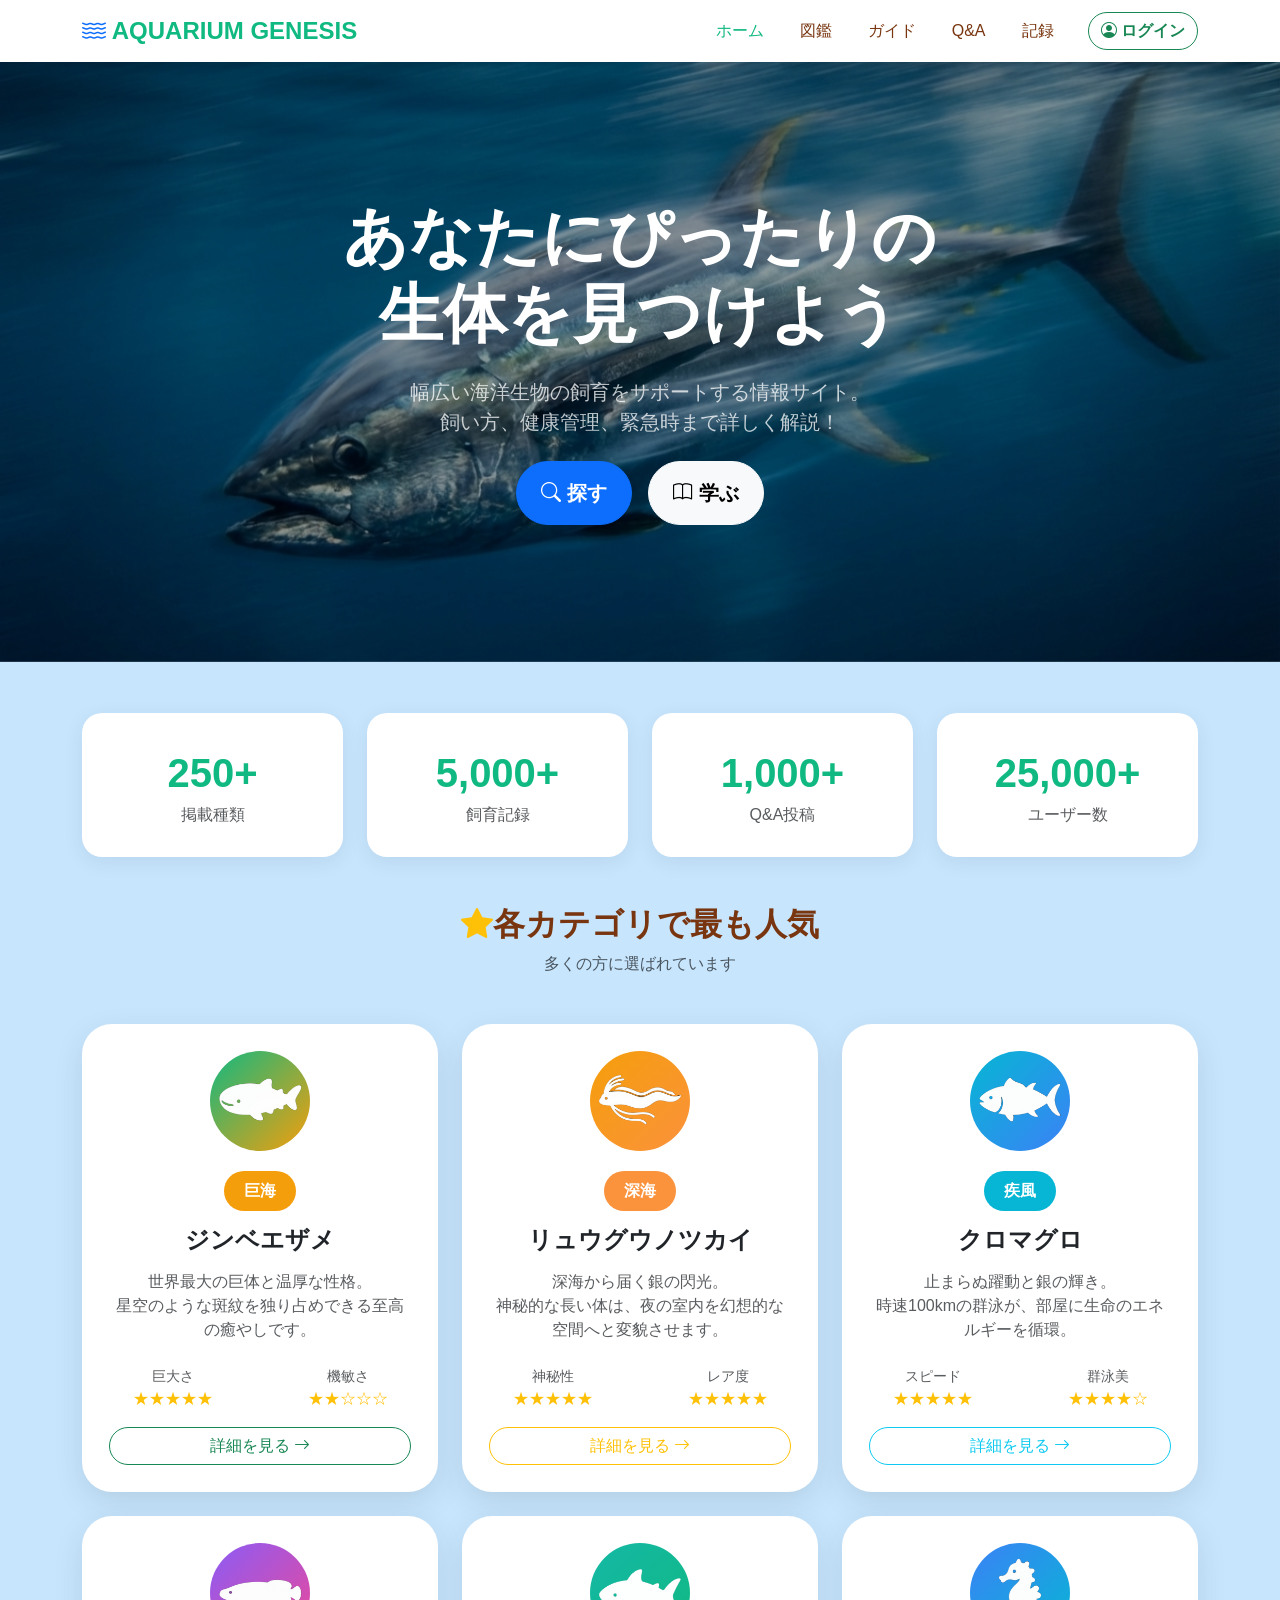
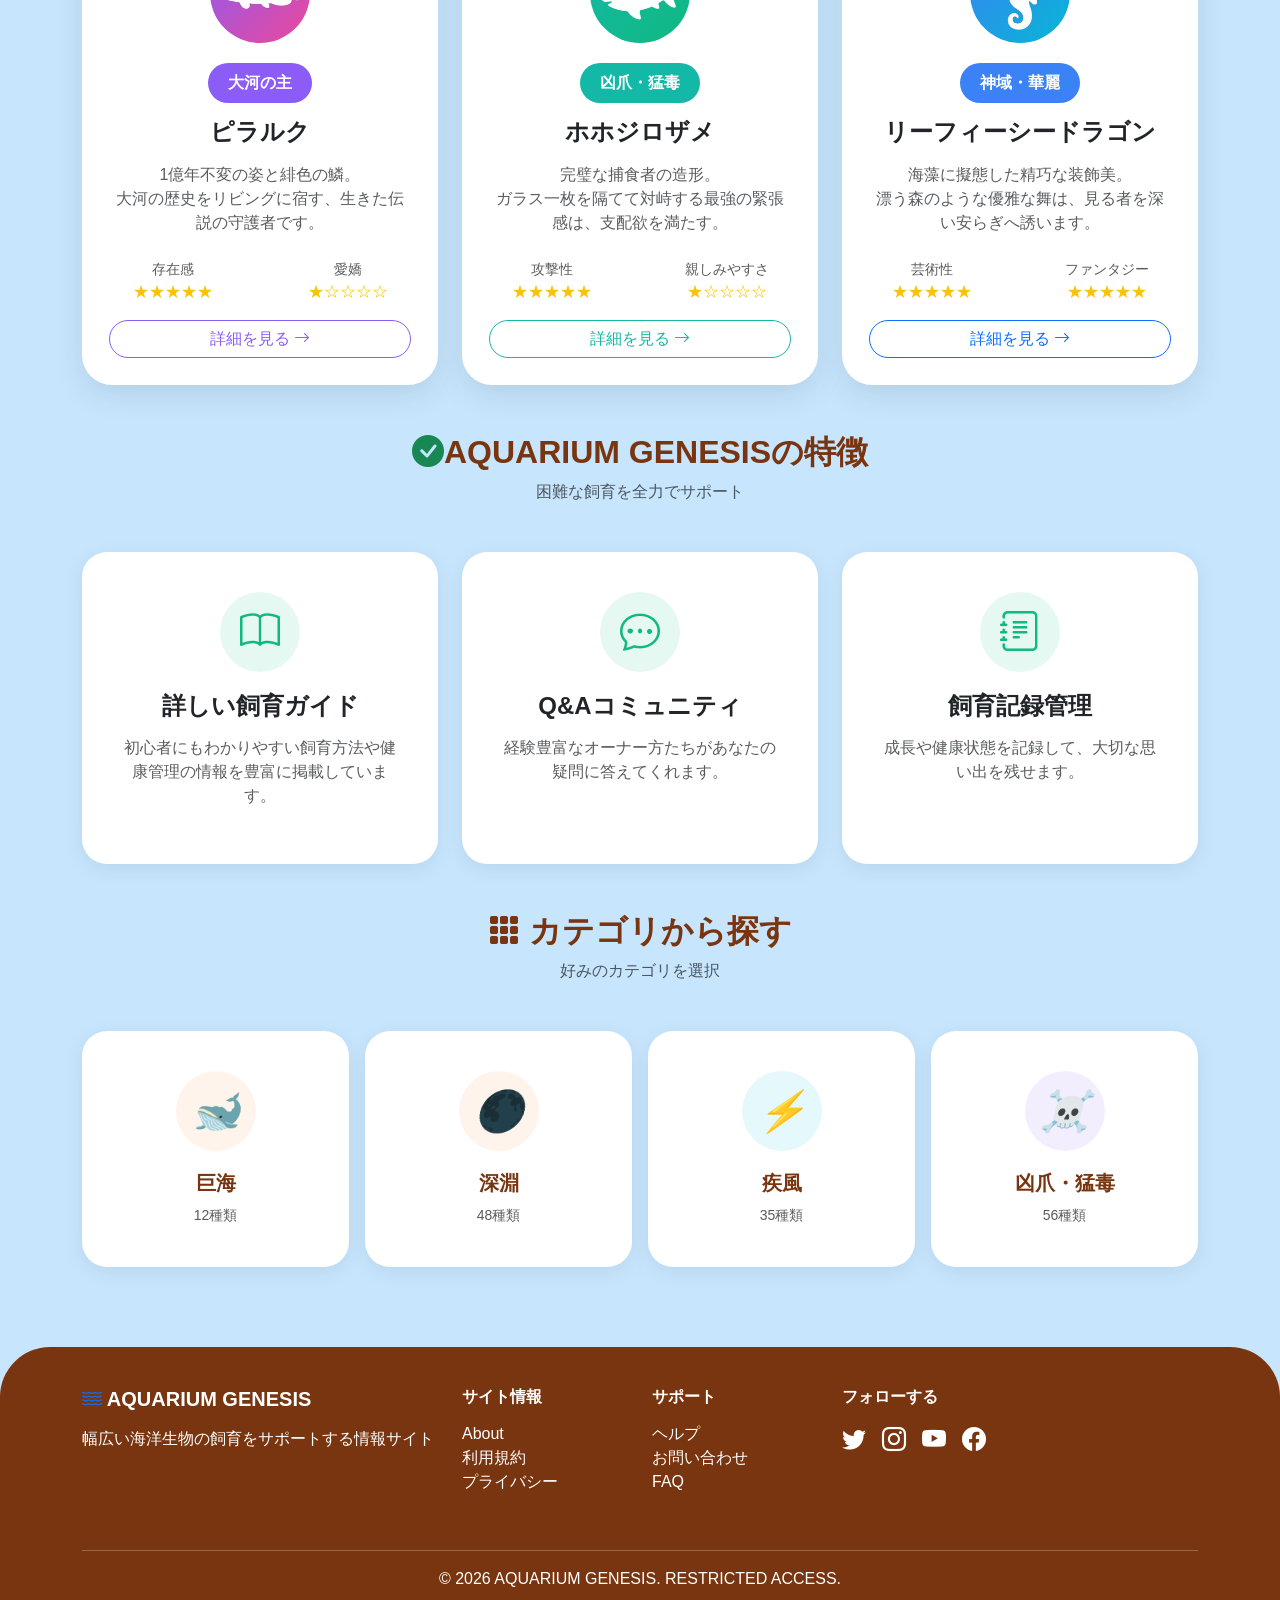
<file: index.html>
<!DOCTYPE html>
<html lang="ja">

<head>
    <meta charset="UTF-8">
    <meta name="viewport" content="width=device-width, initial-scale=1.0">
    <title>TOP_AQUARIUM GENESIS</title>
    <link rel="icon" href="./img/AQUARIUM_GENESIS_favicon.png" type="image/png">
    <link href="https://cdn.jsdelivr.net/npm/bootstrap@5.3.0/dist/css/bootstrap.min.css" rel="stylesheet">
    <link rel="stylesheet" href="https://cdn.jsdelivr.net/npm/bootstrap-icons@1.11.0/font/bootstrap-icons.css">
    <style>
        .hero-section {
            position: relative;
            width: 100%;
            min-height: 600px;
            margin-bottom: 4%;
        }
        .hero-image {
            width: 100%;
            max-width: 500px;
            animation: float 3s ease-in-out infinite;
        }

        @keyframes float {

            0%,
            100% {
                transform: translateY(0px);
            }

            50% {
                transform: translateY(-20px);
            }
        }

        .pet-card {
            background: white;
            border-radius: 30px;
            /* padding: 30px; */
            box-shadow: 0 10px 30px rgba(0, 0, 0, 0.1);
            transition: all 0.3s ease;
            height: 100%;
            border: 3px solid transparent;
        }

        img {
            width: 100%;
            height: auto;
        }

        .pet-card:hover {
            transform: translateY(-10px);
            box-shadow: 0 20px 40px rgba(0, 0, 0, 0.15);
            border-color: var(--primary-color);
        }

        .pet-icon {
            width: 100px;
            height: 100px;
            background: linear-gradient(135deg, var(--primary-color), var(--secondary-color));
            border-radius: 50%;
            display: flex;
            align-items: center;
            justify-content: center;
            font-size: 3rem;
            margin: 0 auto 20px;
            color: white;
        }

        .category-badge {
            background: var(--secondary-color);
            color: white;
            padding: 8px 20px;
            border-radius: 50px;
            font-weight: bold;
            display: inline-block;
            margin-bottom: 15px;
        }

        .feature-card {
            background: white;
            border-radius: 25px;
            padding: 40px;
            text-align: center;
            box-shadow: 0 5px 20px rgba(0, 0, 0, 0.08);
            height: 100%;
        }

        .feature-icon {
            width: 80px;
            height: 80px;
            background: rgba(16, 185, 129, 0.1);
            border-radius: 50%;
            display: flex;
            align-items: center;
            justify-content: center;
            font-size: 2.5rem;
            color: var(--primary-color);
            margin: 0 auto 20px;
        }

        .btn-primary-custom {
            background: linear-gradient(135deg, aqua, blue);
            border: none;
            color: white;
            padding: 15px 40px;
            border-radius: 50px;
            font-weight: bold;
            font-size: 1.1rem;
            transition: all 0.3s ease;
        }

        .btn-primary-custom:hover {
            transform: translateY(-3px);
            box-shadow: 0 10px 25px rgba(16, 185, 129, 0.3);
        }



        .object-fit-cover {
            object-fit: cover;
        }

        .stats-box {
            background: white;
            border-radius: 20px;
            /* 文字がはみ出る時があるので横paddinigを撤廃 */
            padding: 30px 0;
            text-align: center;
            box-shadow: 0 5px 20px rgba(0, 0, 0, 0.08);
        }

        .stats-number {
            font-size: 2.5rem;
            font-weight: bold;
            margin: auto;
            color: var(--primary-color);

            /* md範囲で文字がはみでるため、サイズを下げる */
            @media screen and (min-width:768px) and (max-width:992px) {
                font-size: 2rem;
            }
        }

        /* ヒーローセクション内のボタンに追加、名前は変更予定 */
        div a.tmp {
            margin: auto;
        }

        /* hover:bootstrapに色がないため、ホバー時の動きが無いものに追加する */
        /* active:クリック時に点滅してしまうのでそこの解消 */
        button.btn_color_8b5cf6:hover,
        button.btn_color_8b5cf6:active {
            background-color: #8b5cf6 !important;
            /* 優先順位をこちら優先にする方法がわからないので強制的にする */
            color: white !important;
        }

        button.btn_color_14b8a6:hover,
        button.btn_color_14b8a6:active {
            background-color: #14b8a6 !important;
            color: white !important;
        }
    </style>
    <link rel="stylesheet" href="./style.css">
</head>

<body>
    <!-- ナビゲーションバー -->
    <nav class="navbar navbar-expand-lg sticky-top">
        <div class="container">
            <a class="navbar-brand" href="#">
                <i class="bi bi-water text-primary"></i> AQUARIUM GENESIS
            </a>
            <button class="navbar-toggler" type="button" data-bs-toggle="collapse" data-bs-target="#navbarNav">
                <span class="navbar-toggler-icon"></span>
            </button>
            <div class="collapse navbar-collapse" id="navbarNav">
                <ul class="navbar-nav ms-auto">
                    <li class="nav-item">
                        <a class="nav-link active" href="#">ホーム</a>
                    </li>
                    <li class="nav-item">
                        <a class="nav-link" href="./pet-guide-list.html">図鑑</a>
                    </li>
                    <li class="nav-item">
                        <a class="nav-link" href="./pet-care-guide.html">ガイド</a>
                    </li>
                    <li class="nav-item">
                        <a class="nav-link" href="./pet-guide-qa.html">Q&A</a>
                    </li>
                    <li class="nav-item">
                        <a class="nav-link" href="./pet-guide-record.html">記録</a>
                    </li>
                </ul>
                <a href="./pet-login-page.html">
                    <button class="btn btn-outline-success ms-3 rounded-pill fw-bold">
                        <i class="bi bi-person-circle"></i> ログイン
                    </button>
                </a>
            </div>
        </div>
    </nav>

    <!-- ヒーローセクション -->
    <div class="hero-section position-relative overflow-hidden">

        <div id="heroCarousel" class="carousel slide carousel-fade position-absolute top-0 start-0 w-100 h-100"
            data-bs-ride="carousel" data-bs-interval="3000">
            <div class="carousel-inner w-100 h-100">
                <div class="carousel-item w-100 h-100 active">
                    <img src="./img/クロマグロ_Gemini.png" class="d-block w-100 h-100 object-fit-cover" alt="背景画像1">
                </div>
                <div class="carousel-item w-100 h-100">
                    <img src="./img/ジンベエザメ_Gemini.png" class="d-block w-100 h-100 object-fit-cover" alt="背景画像2">
                </div>
                <div class="carousel-item w-100 h-100">
                    <img src="./img/デメニギス_Gemini.png" class="d-block w-100 h-100 object-fit-cover" alt="背景画像3">
                </div>
                <div class="carousel-item w-100 h-100">
                    <img src="./img/ニシカジキ_Gemini.png" class="d-block w-100 h-100 object-fit-cover" alt="背景画像4">
                </div>
                <div class="carousel-item w-100 h-100">
                    <img src="./img/ピラルク_Genimi.png" class="d-block w-100 h-100 object-fit-cover" alt="背景画像5">
                </div>
                <div class="carousel-item w-100 h-100">
                    <img src="./img/ホホジロザメ_Gemini.png" class="d-block w-100 h-100 object-fit-cover" alt="背景画像6">
                </div>
                <div class="carousel-item w-100 h-100">
                    <img src="./img/マンボウ_Gemini.png" class="d-block w-100 h-100 object-fit-cover" alt="背景画像7">
                </div>
                <div class="carousel-item w-100 h-100">
                    <img src="./img/リュウグウノツカイ_Gemini.png" class="d-block w-100 h-100 object-fit-cover" alt="背景画像8">
                </div>
                <div class="carousel-item w-100 h-100">
                    <img src="./img/リーフィーシードラゴン_Gemini.png" class="d-block w-100 h-100 object-fit-cover" alt="背景画像9">
                </div>
            </div>
        </div>

        <div class="position-absolute top-0 start-0 w-100 h-100" style="background: rgba(0,0,0,0.4); z-index: 1;"></div>
        <div class="container position-relative" style="z-index: 2;">
            <div class="row justify-content-center align-items-center" style="min-height: 600px;">
                <div class="col-lg-8 text-center">

                    <h1 class="display-3 fw-bold mb-4 text-white"> あなたにぴったりの<br>
                        生体を見つけよう
                    </h1>

                    <p class="lead mb-4 text-white opacity-75"> 幅広い海洋生物の飼育をサポートする情報サイト。<br>
                        飼い方、健康管理、緊急時まで詳しく解説！
                    </p>

                    <div class="d-flex justify-content-center gap-3"> <a href="./pet-guide-list.html"
                            class="text-decoration-none">
                            <button class="btn btn-primary btn-lg px-4 py-3 fw-bold rounded-pill">
                                <i class="bi bi-search"></i> 探す
                            </button>
                        </a>
                        <a href="./pet-care-guide.html" class="text-decoration-none">
                            <button class="btn btn-light btn-lg px-4 py-3 fw-bold rounded-pill">
                                <i class="bi bi-book"></i> 学ぶ
                            </button>
                        </a>
                    </div>

                </div>
            </div>
        </div>
    </div>

    <div class="container">
        <!-- 統計情報 -->
        <div class="row g-4 mb-5">
            <div class="col-md-3">
                <div class="stats-box">
                    <div class="stats-number">250+</div>
                    <p class="text-muted mb-0">掲載種類</p>
                </div>
            </div>
            <div class="col-md-3">
                <div class="stats-box">
                    <div class="stats-number">5,000+</div>
                    <p class="text-muted mb-0">飼育記録</p>
                </div>
            </div>
            <div class="col-md-3">
                <div class="stats-box">
                    <div class="stats-number">1,000+</div>
                    <p class="text-muted mb-0">Q&A投稿</p>
                </div>
            </div>
            <div class="col-md-3">
                <div class="stats-box">
                    <div class="stats-number">25,000+</div>
                    <p class="text-muted mb-0">ユーザー数</p>
                </div>
            </div>
        </div>

        <!-- 人気のペット -->
        <section class="mb-5">
            <h2 class="text-center fw-bold section-title" style="color: var(--brown-color);">
                <i class="bi bi-star-fill text-warning"></i>各カテゴリで最も人気
            </h2>
            <p class="text-center text-muted mb-5">多くの方に選ばれています</p>

            <div class="row g-4">
                <div class="col-md-4">
                    <!-- petcardにpaddingがついているが、md以下の時星の表記が揺れるため
                     ひとつ下げてそれぞれにmarginをつけ、星のdivクラスからはつけない -->
                    <div class="pet-card py-4">
                        <div class="pet-icon mx-$spacer*2">
                            <img src="./img/ジンベエザメ.png" alt="ジンベエザメ">
                        </div>
                        <div class="text-center">
                            <span class="category-badge">巨海</span>
                            <h4 class="fw-bold mb-3 mx-4">ジンベエザメ</h4>
                            <p class="text-muted mb-4 mx-4">
                                世界最大の巨体と温厚な性格。<br>星空のような斑紋を独り占めできる至高の癒やしです。
                            </p>
                            <div class="d-flex justify-content-around mb-3">
                                <div>
                                    <small class="text-muted d-block">巨大さ</small>
                                    <div class="text-warning">★★★★★</div>
                                </div>
                                <div>
                                    <small class="text-muted d-block">機敏さ</small>
                                    <div class="text-warning">★★☆☆☆</div>
                                </div>
                            </div>
                            <div class="mx-4">
                                <!-- 一例の画面遷移 -->
                                <a href="./pet-guide-detail.html">
                                    <button class="btn btn-outline-success rounded-pill w-100">
                                        詳細を見る <i class="bi bi-arrow-right"></i>
                                    </button>
                                </a>
                            </div>
                        </div>
                    </div>
                </div>

                <div class="col-md-4">
                    <div class="pet-card py-4">
                        <div class="pet-icon" style="background: linear-gradient(135deg, #f59e0b, #fb923c);">
                            <img src="./img/リュウグウノツカイ.png" alt="リュウグウノツカイ">
                        </div>
                        <div class="text-center">
                            <span class="category-badge" style="background: #fb923c;">深海</span>
                            <h4 class="fw-bold mb-3 mx-4">リュウグウノツカイ</h4>
                            <p class="text-muted mb-4 mx-4">
                                深海から届く銀の閃光。<br>神秘的な長い体は、夜の室内を幻想的な空間へと変貌させます。
                            </p>
                            <div class="d-flex justify-content-around mb-3">
                                <div>
                                    <small class="text-muted d-block">神秘性</small>
                                    <div class="text-warning">★★★★★</div>
                                </div>
                                <div>
                                    <small class="text-muted d-block">レア度</small>
                                    <div class="text-warning">★★★★★</div>
                                </div>
                            </div>
                            <div class="mx-4">
                                <button class="btn btn-outline-warning rounded-pill w-100">
                                    詳細を見る <i class="bi bi-arrow-right"></i>
                                </button>
                            </div>
                        </div>
                    </div>
                </div>

                <div class="col-md-4">
                    <div class="pet-card py-4">
                        <div class="pet-icon" style="background: linear-gradient(135deg, #06b6d4, #3b82f6);">
                            <img src="./img/クロマグロ.png" alt="クロマグロ">
                        </div>
                        <div class="text-center">
                            <span class="category-badge" style="background: #06b6d4;">疾風</span>
                            <h4 class="fw-bold mb-3 mx-4">クロマグロ</h4>
                            <p class="text-muted mb-4 mx-4">
                                止まらぬ躍動と銀の輝き。<br>時速100kmの群泳が、部屋に生命のエネルギーを循環。
                            </p>
                            <div class="d-flex justify-content-around mb-3">
                                <div>
                                    <small class="text-muted d-block">スピード</small>
                                    <div class="text-warning">★★★★★</div>
                                </div>
                                <div>
                                    <small class="text-muted d-block">群泳美</small>
                                    <div class="text-warning">★★★★☆</div>
                                </div>
                            </div>
                            <div class="mx-4">
                                <button class="btn btn-outline-info rounded-pill w-100">
                                    詳細を見る <i class="bi bi-arrow-right"></i>
                                </button>
                            </div>
                        </div>
                    </div>
                </div>

                <div class="col-md-4">
                    <div class="pet-card py-4">
                        <div class="pet-icon" style="background: linear-gradient(135deg, #8b5cf6, #ec4899);">
                            <img src="./img/ピラルク.png" alt="ピラルク">
                        </div>
                        <div class="text-center">
                            <span class="category-badge" style="background: #8b5cf6;">大河の主</span>
                            <h4 class="fw-bold mb-3 mx-4">ピラルク</h4>
                            <p class="text-muted mb-4 mx-4">
                                1億年不変の姿と緋色の鱗。<br>大河の歴史をリビングに宿す、生きた伝説の守護者です。
                            </p>
                            <div class="d-flex justify-content-around mb-3">
                                <div>
                                    <small class="text-muted d-block">存在感</small>
                                    <div class="text-warning">★★★★★</div>
                                </div>
                                <div>
                                    <small class="text-muted d-block">愛嬌</small>
                                    <div class="text-warning">★☆☆☆☆</div>
                                </div>
                            </div>
                            <div class="mx-4">
                                <button class="btn rounded-pill w-100 btn_color_8b5cf6"
                                    style="border: 1px solid #8b5cf6; color: #8b5cf6;">
                                    詳細を見る <i class="bi bi-arrow-right"></i>
                            </div>
                            </button>
                        </div>
                    </div>
                </div>

                <div class="col-md-4">
                    <div class="pet-card py-4">
                        <div class="pet-icon" style="background: linear-gradient(135deg, #14b8a6, #10b981);">
                            <img src="img/ホホジロザメ.png" alt="ホホジロザメ">
                        </div>
                        <div class="text-center">
                            <span class="category-badge" style="background: #14b8a6;">凶爪・猛毒</span>
                            <h4 class="fw-bold mb-3 mx-4">ホホジロザメ</h4>
                            <p class="text-muted mb-4 mx-4">
                                完璧な捕食者の造形。<br>ガラス一枚を隔てて対峙する最強の緊張感は、支配欲を満たす。
                            </p>
                            <div class="d-flex justify-content-around mb-3">
                                <div>
                                    <small class="text-muted d-block">攻撃性</small>
                                    <div class="text-warning">★★★★★</div>
                                </div>
                                <div>
                                    <small class="text-muted d-block">親しみやすさ</small>
                                    <div class="text-warning">★☆☆☆☆</div>
                                </div>
                            </div>
                            <div class="mx-4">
                                <button class="btn rounded-pill w-100 btn_color_14b8a6"
                                    style="border: 1px solid #14b8a6; color: #14b8a6;">
                                    詳細を見る <i class="bi bi-arrow-right"></i>
                                </button>
                            </div>
                        </div>
                    </div>
                </div>

                <div class="col-md-4">
                    <div class="pet-card py-4">
                        <div class="pet-icon" style="background: linear-gradient(135deg, #3b82f6, #06b6d4);">
                            <img src="./img/タツノオトシゴ.png" alt="リーフィーシードラゴン">
                        </div>
                        <div class="text-center">
                            <span class="category-badge" style="background: #3b82f6;">神域・華麗</span>
                            <h4 class="fw-bold mb-3 mx-4">リーフィーシードラゴン</h4>
                            <p class="text-muted mb-4 mx-4">
                                海藻に擬態した精巧な装飾美。<br>漂う森のような優雅な舞は、見る者を深い安らぎへ誘います。
                            </p>
                            <div class="d-flex justify-content-around mb-3">
                                <div>
                                    <small class="text-muted d-block">芸術性</small>
                                    <div class="text-warning">★★★★★</div>
                                </div>
                                <div>
                                    <small class="text-muted d-block">ファンタジー</small>
                                    <div class="text-warning">★★★★★</div>
                                </div>
                            </div>
                            <div class="mx-4">
                                <button class="btn btn-outline-primary rounded-pill w-100">
                                    詳細を見る <i class="bi bi-arrow-right"></i>
                                </button>
                            </div>
                        </div>
                    </div>
                </div>
            </div>
        </section>

        <!-- サービス特徴 -->
        <section class="mb-5">
            <h2 class="text-center fw-bold section-title" style="color: var(--brown-color);">
                <i class="bi bi-check-circle-fill text-success"></i>AQUARIUM GENESISの特徴
            </h2>
            <p class="text-center text-muted mb-5">困難な飼育を全力でサポート</p>

            <div class="row g-4">
                <div class="col-md-4">
                    <div class="feature-card">
                        <div class="feature-icon">
                            <i class="bi bi-book"></i>
                        </div>
                        <h4 class="fw-bold mb-3">詳しい飼育ガイド</h4>
                        <p class="text-muted">
                            初心者にもわかりやすい飼育方法や健康管理の情報を豊富に掲載しています。
                        </p>
                    </div>
                </div>
                <div class="col-md-4">
                    <div class="feature-card">
                        <div class="feature-icon">
                            <i class="bi bi-chat-dots"></i>
                        </div>
                        <h4 class="fw-bold mb-3">Q&Aコミュニティ</h4>
                        <p class="text-muted">
                            経験豊富なオーナー方たちがあなたの疑問に答えてくれます。
                        </p>
                    </div>
                </div>
                <div class="col-md-4">
                    <div class="feature-card">
                        <div class="feature-icon">
                            <i class="bi bi-journal-text"></i>
                        </div>
                        <h4 class="fw-bold mb-3">飼育記録管理</h4>
                        <p class="text-muted">
                            成長や健康状態を記録して、大切な思い出を残せます。
                        </p>
                    </div>
                </div>
            </div>
        </section>

        <!-- カテゴリから探す -->
        <section class="mb-5">
            <h2 class="text-center fw-bold section-title" style="color: var(--brown-color);">
                <i class="bi bi-grid-3x3-gap-fill"></i> カテゴリから探す
            </h2>
            <p class="text-center text-muted mb-5">好みのカテゴリを選択</p>

            <div class="row g-3">
                <div class="col-6 col-md-3">
                    <a href="#" class="text-decoration-none">
                        <div class="feature-card">
                            <div class="feature-icon"
                                style="background: rgba(251, 146, 60, 0.1); color: var(--secondary-color);">
                                <i class="bi">🐋</i>
                            </div>
                            <h5 class="fw-bold" style="color: var(--brown-color);">巨海</h5>
                            <small class="text-muted">12種類</small>
                        </div>
                    </a>
                </div>
                <div class="col-6 col-md-3">
                    <a href="#" class="text-decoration-none">
                        <div class="feature-card">
                            <div class="feature-icon" style="background: rgba(251, 146, 60, 0.1); color: #fb923c;">
                                <i class="bi">🌑</i>
                            </div>
                            <h5 class="fw-bold" style="color: var(--brown-color);">深淵</h5>
                            <small class="text-muted">48種類</small>
                        </div>
                    </a>
                </div>
                <div class="col-6 col-md-3">
                    <a href="#" class="text-decoration-none">
                        <div class="feature-card">
                            <div class="feature-icon" style="background: rgba(6, 182, 212, 0.1); color: #06b6d4;">
                                <i class="bi">⚡</i>
                            </div>
                            <h5 class="fw-bold" style="color: var(--brown-color);">疾風</h5>
                            <small class="text-muted">35種類</small>
                        </div>
                    </a>
                </div>
                <div class="col-6 col-md-3">
                    <a href="#" class="text-decoration-none">
                        <div class="feature-card">
                            <div class="feature-icon" style="background: rgba(139, 92, 246, 0.1); color: #8b5cf6;">
                                <i class="bi">☠️</i>
                            </div>
                            <h5 class="fw-bold" style="color: var(--brown-color);">凶爪・猛毒</h5>
                            <small class="text-muted">56種類</small>
                        </div>
                    </a>
                </div>
            </div>
        </section>
    </div>

    <!-- フッター -->
    <footer>
        <div class="container">
            <div class="row">
                <div class="col-md-4 mb-4">
                    <h5 class="fw-bold mb-3">
                        <i class="bi bi-water text-primary"></i> AQUARIUM GENESIS
                    </h5>
                    <p>幅広い海洋生物の飼育をサポートする情報サイト</p>
                </div>
                <div class="col-md-2 mb-4">
                    <h6 class="fw-bold mb-3">サイト情報</h6>
                    <ul class="list-unstyled">
                        <li><a href="#" class="text-white text-decoration-none">About</a></li>
                        <li><a href="#" class="text-white text-decoration-none">利用規約</a></li>
                        <li><a href="#" class="text-white text-decoration-none">プライバシー</a></li>
                    </ul>
                </div>
                <div class="col-md-2 mb-4">
                    <h6 class="fw-bold mb-3">サポート</h6>
                    <ul class="list-unstyled">
                        <li><a href="#" class="text-white text-decoration-none">ヘルプ</a></li>
                        <li><a href="#" class="text-white text-decoration-none">お問い合わせ</a></li>
                        <li><a href="#" class="text-white text-decoration-none">FAQ</a></li>
                    </ul>
                </div>
                <div class="col-md-4 mb-4">
                    <h6 class="fw-bold mb-3">フォローする</h6>
                    <div class="d-flex gap-3">
                        <a href="#" class="text-white fs-4"><i class="bi bi-twitter"></i></a>
                        <a href="#" class="text-white fs-4"><i class="bi bi-instagram"></i></a>
                        <a href="#" class="text-white fs-4"><i class="bi bi-youtube"></i></a>
                        <a href="#" class="text-white fs-4"><i class="bi bi-facebook"></i></a>
                    </div>
                </div>
            </div>
            <hr class="border-light">
            <p class="text-center mb-0">&copy; 2026 AQUARIUM GENESIS. RESTRICTED ACCESS. </p>
        </div>
    </footer>

    <script src="https://cdn.jsdelivr.net/npm/bootstrap@5.3.0/dist/js/bootstrap.bundle.min.js"></script>
</body>

</html>
</file>
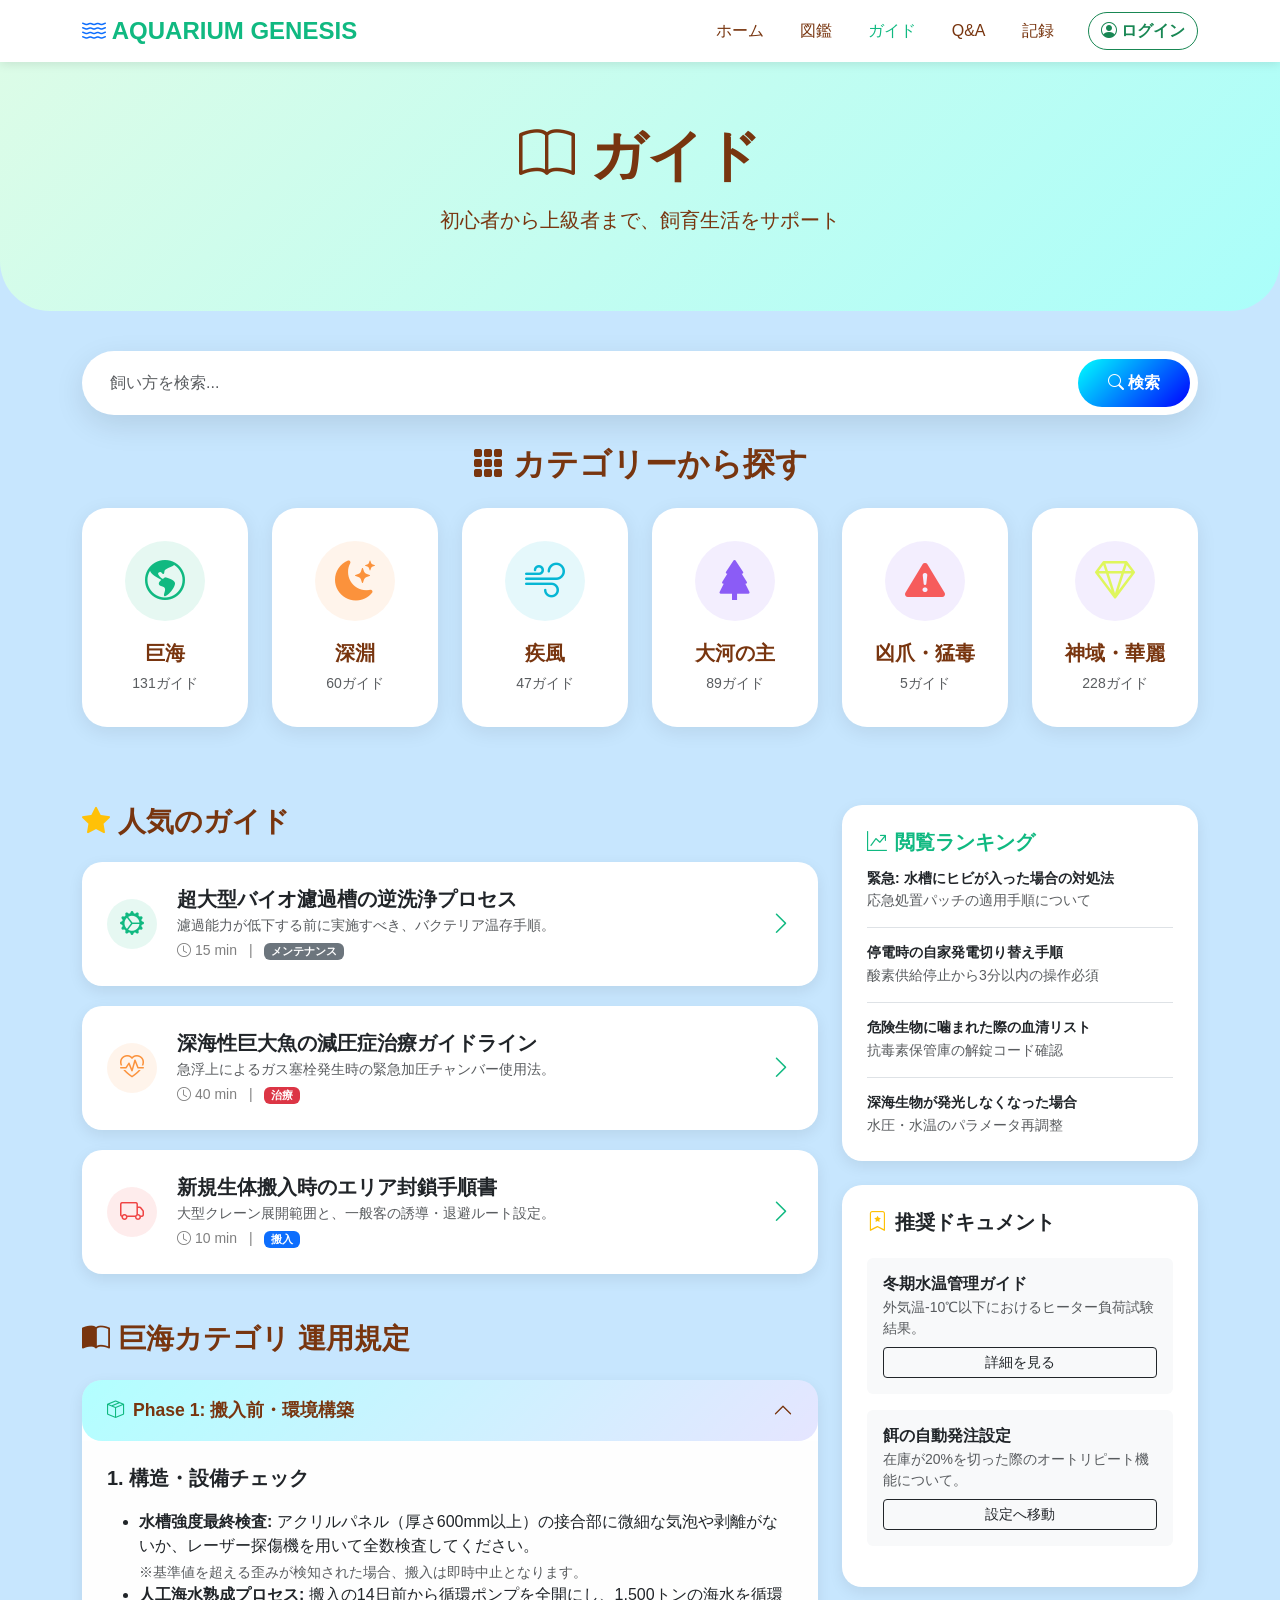
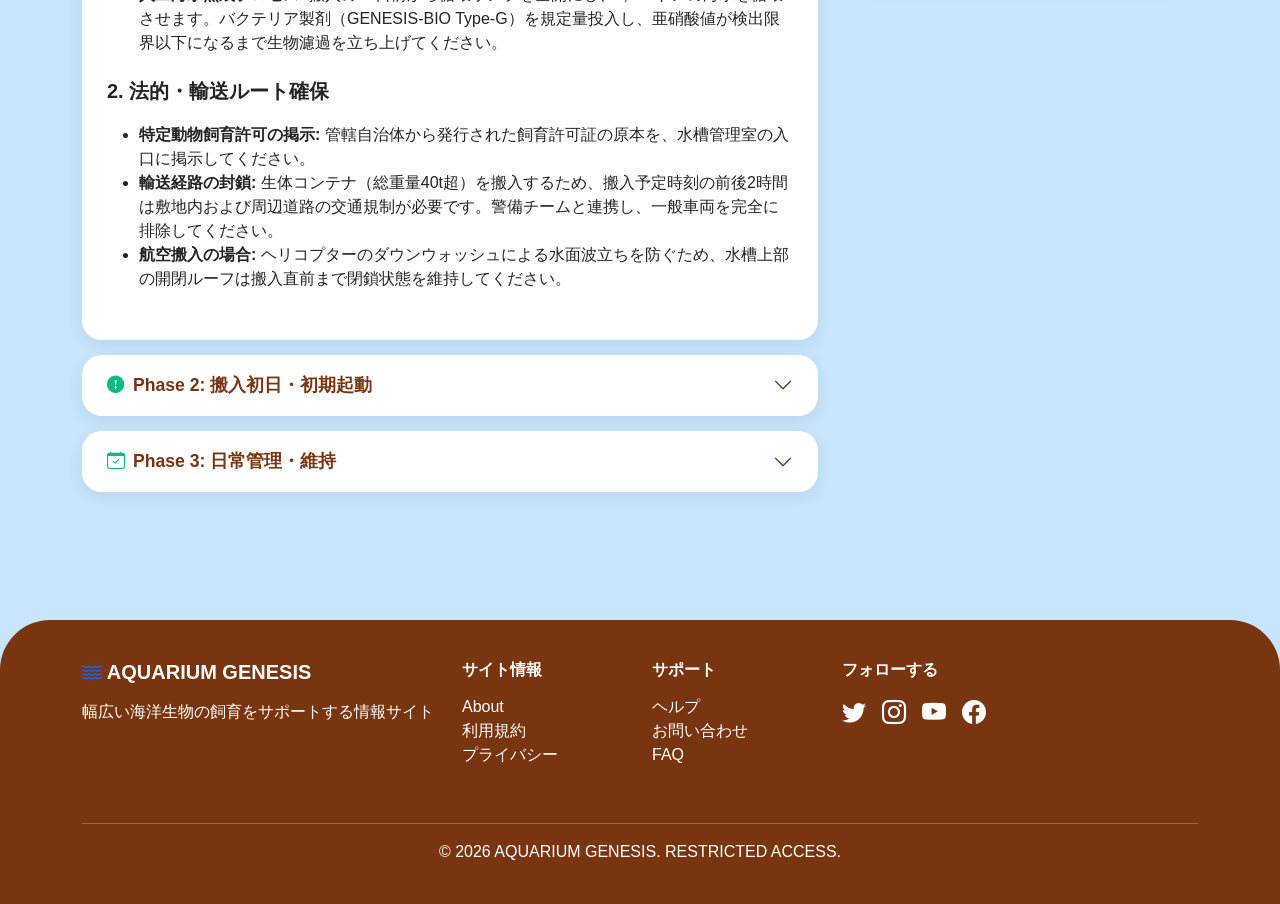
<file: pet-care-guide.html>
<!DOCTYPE html>
<html lang="ja">

<head>
    <meta charset="UTF-8">
    <meta name="viewport" content="width=device-width, initial-scale=1.0">
    <title>ガイド_AQUARIUM GENESIS</title>
    <link rel="icon" href="./img/AQUARIUM_GENESIS_favicon.png" type="image/png">
    <link href="https://cdn.jsdelivr.net/npm/bootstrap@5.3.0/dist/css/bootstrap.min.css" rel="stylesheet">
    <link rel="stylesheet" href="https://cdn.jsdelivr.net/npm/bootstrap-icons@1.11.0/font/bootstrap-icons.css">
    <style>
        .category-card {
            background: white;
            border-radius: 25px;
            padding: 30px;
            box-shadow: 0 5px 20px rgba(0, 0, 0, 0.08);
            margin-bottom: 30px;
            transition: all 0.3s ease;
            cursor: pointer;
            border: 3px solid transparent;
        }

        .category-card:hover {
            transform: translateY(-5px);
            box-shadow: 0 10px 30px rgba(0, 0, 0, 0.15);
            border-color: var(--primary-color);
        }

        .category-icon {
            width: 80px;
            height: 80px;
            border-radius: 50%;
            display: flex;
            align-items: center;
            justify-content: center;
            font-size: 2.5rem;
            margin: 0 auto 20px;
        }

        .guide-card {
            background: white;
            border-radius: 20px;
            padding: 25px;
            box-shadow: 0 5px 15px rgba(0, 0, 0, 0.08);
            margin-bottom: 20px;
            transition: all 0.3s ease;
        }

        .guide-card:hover {
            transform: translateX(10px);
            box-shadow: 0 10px 25px rgba(0, 0, 0, 0.12);
        }

        .guide-icon {
            width: 50px;
            height: 50px;
            border-radius: 50%;
            display: flex;
            align-items: center;
            justify-content: center;
            font-size: 1.5rem;
            margin-right: 20px;
            flex-shrink: 0;
        }

        .accordion-custom .accordion-item {
            background: white;
            border: none;
            border-radius: 20px;
            margin-bottom: 15px;
            overflow: hidden;
            box-shadow: 0 5px 15px rgba(0, 0, 0, 0.08);
        }

        .accordion-custom .accordion-button {
            background-color: white;
            color: var(--brown-color);
            font-weight: 600;
            font-size: 1.1rem;
            padding: 20px 25px;
            border-radius: 20px;
        }

        .accordion-custom .accordion-button:not(.collapsed) {
            background: linear-gradient(135deg, rgba(0, 255, 255, 0.3), rgba(0, 0, 255, 0.1));
            color: var(--brown-color);
            box-shadow: none;
        }

        .accordion-custom .accordion-button::after {
            background-image: url("data:image/svg+xml,%3csvg xmlns='http://www.w3.org/2000/svg' viewBox='0 0 16 16' fill='%2378350f'%3e%3cpath fill-rule='evenodd' d='M1.646 4.646a.5.5 0 0 1 .708 0L8 10.293l5.646-5.647a.5.5 0 0 1 .708.708l-6 6a.5.5 0 0 1-.708 0l-6-6a.5.5 0 0 1 0-.708z'/%3e%3c/svg%3e");
        }

        .accordion-custom .accordion-body {
            padding: 25px;
            background-color: #fefefe;
        }

        .step-card {
            background: white;
            border-radius: 20px;
            padding: 25px;
            box-shadow: 0 5px 15px rgba(0, 0, 0, 0.08);
            margin-bottom: 20px;
            position: relative;
            padding-left: 80px;
        }

        .step-number {
            position: absolute;
            left: 20px;
            top: 20px;
            width: 50px;
            height: 50px;
            background: linear-gradient(135deg, aqua, blue);
            border-radius: 50%;
            display: flex;
            align-items: center;
            justify-content: center;
            color: white;
            font-weight: bold;
            font-size: 1.5rem;
        }

        .tip-box {
            background: linear-gradient(135deg, rgba(0, 255, 255, 0.3), rgba(0, 0, 255, 0.1));
            border-radius: 20px;
            padding: 25px;
            margin: 20px 0;
            border-left: 5px solid var(--primary-color);
        }

        .warning-box {
            background: #fef3c7;
            border-radius: 20px;
            padding: 25px;
            margin: 20px 0;
            border-left: 5px solid var(--secondary-color);
        }

        .checklist {
            list-style: none;
            padding: 0;
        }

        .checklist li {
            padding: 12px 0;
            padding-left: 35px;
            position: relative;
            border-bottom: 1px solid #f3f4f6;
        }

        .checklist li:last-child {
            border-bottom: none;
        }

        .checklist li::before {
            content: "✓";
            position: absolute;
            left: 0;
            top: 12px;
            width: 25px;
            height: 25px;
            background: var(--primary-color);
            color: white;
            border-radius: 50%;
            display: flex;
            align-items: center;
            justify-content: center;
            font-weight: bold;
        }

        .search-box {
            background: white;
            border-radius: 50px;
            box-shadow: 0 10px 30px rgba(0, 0, 0, 0.1);
            padding: 8px;
            margin-bottom: 30px;
        }

        .search-box input {
            border: none;
            padding: 12px 20px;
            border-radius: 50px;
            width: 100%;
        }

        .search-box input:focus {
            outline: none;
        }

        .search-box button {
            background: linear-gradient(135deg, aqua, blue);
            border: none;
            color: white;
            padding: 12px 30px;
            border-radius: 50px !important;
            font-weight: bold;
        }

        .tag-badge {
            background: rgba(16, 185, 129, 0.1);
            color: var(--primary-color);
            padding: 6px 15px;
            border-radius: 50px;
            font-size: 0.85rem;
            font-weight: 600;
            display: inline-block;
            margin: 5px;
        }

        .video-thumbnail {
            width: 100%;
            height: 200px;
            background: #e5e7eb;
            border-radius: 15px;
            display: flex;
            align-items: center;
            justify-content: center;
            font-size: 3rem;
            color: var(--primary-color);
            margin-bottom: 15px;
        }

        /* レスポンシブ対応 */
        @media (max-width: 768px) {
            .step-card {
                padding-left: 20px;
                padding-top: 80px;
            }

            .step-number {
                left: 50%;
                transform: translateX(-50%);
                top: 15px;
            }

            .category-icon {
                width: 60px;
                height: 60px;
                font-size: 2rem;
            }

            .guide-icon {
                width: 40px;
                height: 40px;
                font-size: 1.2rem;
            }
        }
    </style>
    <link rel="stylesheet" href="./style.css">
</head>

<body>
    <!-- ナビゲーションバー -->
    <nav class="navbar navbar-expand-lg sticky-top">
        <div class="container">
            <a class="navbar-brand" href="./index.html">
                <i class="bi bi-water text-primary"></i> AQUARIUM GENESIS
            </a>
            <button class="navbar-toggler" type="button" data-bs-toggle="collapse" data-bs-target="#navbarNav">
                <span class="navbar-toggler-icon"></span>
            </button>
            <div class="collapse navbar-collapse" id="navbarNav">
                <ul class="navbar-nav ms-auto">
                    <li class="nav-item">
                        <a class="nav-link" href="./index.html">ホーム</a>
                    </li>
                    <li class="nav-item">
                        <a class="nav-link" href="./pet-guide-list.html">図鑑</a>
                    </li>
                    <li class="nav-item">
                        <a class="nav-link active" href="#">ガイド</a>
                    </li>
                    <li class="nav-item">
                        <a class="nav-link" href="./pet-guide-qa.html">Q&A</a>
                    </li>
                    <li class="nav-item">
                        <a class="nav-link" href="./pet-guide-record.html">記録</a>
                    </li>
                </ul>
                <a href="./pet-login-page.html">
                    <button class="btn btn-outline-success ms-3 rounded-pill fw-bold">
                        <i class="bi bi-person-circle"></i> ログイン
                    </button>
                </a>
            </div>
        </div>
    </nav>

    <!-- ページヘッダー -->
    <div class="page-header">
        <div class="container">
            <div class="text-center">
                <h1 class="display-4 fw-bold mb-3" style="color: var(--brown-color);">
                    <i class="bi bi-book"></i> ガイド
                </h1>
                <p class="lead" style="color: var(--brown-color);">
                    初心者から上級者まで、飼育生活をサポート
                </p>
            </div>
        </div>
    </div>

    <div class="container">
        <!-- 検索ボックス -->
        <div class="search-box">
            <div class="input-group">
                <input type="text" class="form-control" placeholder="飼い方を検索..." aria-label="検索">

                <button class="btn btn-primary" type="button">
                    <i class="bi bi-search me-1"></i>検索
                </button>
            </div>
        </div>

        <!-- カテゴリー選択 -->
        <section class="mb-5">
            <h2 class="text-center fw-bold mb-4" style="color: var(--brown-color);">
                <i class="bi bi-grid-3x3-gap-fill"></i> カテゴリーから探す
            </h2>

            <div class="row g-4">
                <div class="col-md-4 col-lg-2">
                    <div class="category-card text-center">
                        <div class="category-icon"
                            style="background: rgba(16, 185, 129, 0.1); color: var(--primary-color);">
                            <i class="bi bi-globe-americas"></i>
                        </div>
                        <h5 class="fw-bold mb-2" style="color: var(--brown-color);">巨海</h5>
                        <p class="text-muted small mb-0">131ガイド</p>
                    </div>
                </div>

                <div class="col-md-4 col-lg-2">
                    <div class="category-card text-center">
                        <div class="category-icon"
                            style="background: rgba(251, 146, 60, 0.1); color: var(--accent-color);">
                            <i class="bi bi-moon-stars-fill"></i>
                        </div>
                        <h5 class="fw-bold mb-2" style="color: var(--brown-color);">深淵</h5>
                        <p class="text-muted small mb-0">60ガイド</p>
                    </div>
                </div>

                <div class="col-md-4 col-lg-2">
                    <div class="category-card text-center">
                        <div class="category-icon" style="background: rgba(6, 182, 212, 0.1); color: #06b6d4;">
                            <i class="bi bi-wind"></i>
                        </div>
                        <h5 class="fw-bold mb-2" style="color: var(--brown-color);">疾風</h5>
                        <p class="text-muted small mb-0">47ガイド</p>
                    </div>
                </div>

                <div class="col-md-4 col-lg-2">
                    <div class="category-card text-center">
                        <div class="category-icon" style="background: rgba(139, 92, 246, 0.1); color: #8b5cf6;">
                            <i class="bi bi-tree-fill"></i>
                        </div>
                        <h5 class="fw-bold mb-2" style="color: var(--brown-color);">大河の主</h5>
                        <p class="text-muted small mb-0">89ガイド</p>
                    </div>
                </div>

                <div class="col-md-4 col-lg-2">
                    <div class="category-card text-center">
                        <div class="category-icon" style="background: rgba(139, 92, 246, 0.1); color: #f65c5c;">
                            <i class="bi bi-exclamation-triangle-fill"></i>
                        </div>
                        <h5 class="fw-bold mb-2" style="color: var(--brown-color);">凶爪・猛毒</h5>
                        <p class="text-muted small mb-0">5ガイド</p>
                    </div>
                </div>

                <div class="col-md-4 col-lg-2">
                    <div class="category-card text-center">
                        <div class="category-icon" style="background: rgba(139, 92, 246, 0.1); color: #dff65c;">
                            <i class="bi bi-gem"></i>
                        </div>
                        <h5 class="fw-bold mb-2" style="color: var(--brown-color);">神域・華麗</h5>
                        <p class="text-muted small mb-0">228ガイド</p>
                    </div>
                </div>
            </div>
        </section>

        <div class="row">
            <!-- メインコンテンツ -->
            <div class="col-lg-8">
                <!-- 人気ガイド -->
                <section class="mb-5">
                    <h3 class="fw-bold mb-4" style="color: var(--brown-color);">
                        <i class="bi bi-star-fill text-warning"></i> 人気のガイド
                    </h3>

                    <div class="guide-card">
                        <div class="d-flex align-items-center">
                            <div class="guide-icon"
                                style="background: rgba(16, 185, 129, 0.1); color: var(--primary-color);">
                                <i class="bi bi-gear-wide-connected"></i>
                            </div>
                            <div class="flex-grow-1">
                                <h5 class="fw-bold mb-1">超大型バイオ濾過槽の逆洗浄プロセス</h5>
                                <p class="text-muted small mb-1">濾過能力が低下する前に実施すべき、バクテリア温存手順。</p>
                                <div class="small text-black-50">
                                    <i class="bi bi-clock me-1"></i>15 min
                                    <span class="mx-2">|</span>
                                    <span class="badge bg-secondary text-white">メンテナンス</span>
                                </div>
                            </div>
                            <i class="bi bi-chevron-right fs-4" style="color: var(--primary-color);"></i>
                        </div>
                    </div>

                    <div class="guide-card">
                        <div class="d-flex align-items-center">
                            <div class="guide-icon"
                                style="background: rgba(251, 146, 60, 0.1); color: var(--accent-color);">
                                <i class="bi bi-heart-pulse"></i>
                            </div>
                            <div class="flex-grow-1">
                                <h5 class="fw-bold mb-1">深海性巨大魚の減圧症治療ガイドライン</h5>
                                <p class="text-muted small mb-1">急浮上によるガス塞栓発生時の緊急加圧チャンバー使用法。</p>
                                <div class="small text-black-50">
                                    <i class="bi bi-clock me-1"></i>40 min
                                    <span class="mx-2">|</span>
                                    <span class="badge bg-danger text-white">治療</span>
                                </div>
                            </div>
                            <i class="bi bi-chevron-right fs-4" style="color: var(--primary-color);"></i>
                        </div>
                    </div>

                    <div class="guide-card">
                        <div class="d-flex align-items-center">
                            <div class="guide-icon" style="background: rgba(239, 68, 68, 0.1); color: #ef4444;">
                                <i class="bi bi-truck"></i>
                            </div>
                            <div class="flex-grow-1">
                                <h5 class="fw-bold mb-1">新規生体搬入時のエリア封鎖手順書</h5>
                                <p class="text-muted small mb-1">大型クレーン展開範囲と、一般客の誘導・退避ルート設定。</p>
                                <div class="small text-black-50">
                                    <i class="bi bi-clock me-1"></i>10 min
                                    <span class="mx-2">|</span>
                                    <span class="badge bg-primary text-white">搬入</span>
                                </div>
                            </div>
                            <i class="bi bi-chevron-right fs-4" style="color: var(--primary-color);"></i>
                        </div>
                    </div>
                </section>

                <section class="mb-5">
                    <h3 class="fw-bold mb-4" style="color: var(--brown-color);">
                        <i class="bi bi-book-half"></i> 巨海カテゴリ 運用規定
                    </h3>

                    <div class="accordion accordion-custom" id="dogGuideAccordion">
                        <div class="accordion-item">
                            <h2 class="accordion-header" id="#transition">
                                <!-- 展開したときにヘッダーがページの頭になるように動かす -->
                                <button class="accordion-button" type="button" data-bs-toggle="collapse"
                                    data-bs-target="#phase1">
                                    <i class="bi bi-box-seam me-2" style="color: var(--primary-color);"></i>
                                    Phase 1: 搬入前・環境構築
                                </button>
                            </h2>
                            <div id="phase1" class="accordion-collapse collapse show"
                                data-bs-parent="#dogGuideAccordion">
                                <div class="accordion-body">
                                    <h5 class="fw-bold mb-3 pb-1 mb-2">1. 構造・設備チェック</h5>
                                    <ul class="instruction-list mb-4">
                                        <li class="instruction-item">
                                            <strong>水槽強度最終検査:</strong>
                                            アクリルパネル（厚さ600mm以上）の接合部に微細な気泡や剥離がないか、レーザー探傷機を用いて全数検査してください。
                                            <span
                                                class="d-block text-muted small mt-1">※基準値を超える歪みが検知された場合、搬入は即時中止となります。</span>
                                        </li>
                                        <li class="instruction-item">
                                            <strong>人工海水熟成プロセス:</strong>
                                            搬入の14日前から循環ポンプを全開にし、1,500トンの海水を循環させます。バクテリア製剤（GENESIS-BIO
                                            Type-G）を規定量投入し、亜硝酸値が検出限界以下になるまで生物濾過を立ち上げてください。
                                        </li>
                                    </ul>

                                    <h5 class="fw-bold mb-3 pb-1 mb-2">2. 法的・輸送ルート確保</h5>
                                    <ul class="instruction-list mb-4">
                                        <li class="instruction-item">
                                            <strong>特定動物飼育許可の掲示:</strong> 管轄自治体から発行された飼育許可証の原本を、水槽管理室の入口に掲示してください。
                                        </li>
                                        <li class="instruction-item warning">
                                            <strong>輸送経路の封鎖:</strong>
                                            生体コンテナ（総重量40t超）を搬入するため、搬入予定時刻の前後2時間は敷地内および周辺道路の交通規制が必要です。警備チームと連携し、一般車両を完全に排除してください。
                                        </li>
                                        <li class="instruction-item warning">
                                            <strong>航空搬入の場合:</strong>
                                            ヘリコプターのダウンウォッシュによる水面波立ちを防ぐため、水槽上部の開閉ルーフは搬入直前まで閉鎖状態を維持してください。
                                        </li>
                                    </ul>
                                </div>
                            </div>
                        </div>

                        <div class="accordion-item">
                            <h2 class="accordion-header">
                                <button class="accordion-button collapsed" type="button" data-bs-toggle="collapse"
                                    data-bs-target="#phase2">
                                    <i class="bi bi-exclamation-circle-fill me-2"
                                        style="color: var(--primary-color);"></i>
                                    Phase 2: 搬入初日・初期起動
                                </button>
                            </h2>
                            <div id="phase2" class="accordion-collapse collapse" data-bs-parent="#dogGuideAccordion">
                                <div class="accordion-body">
                                    <div class="alert alert-warning small mb-3">
                                        <i class="bi bi-exclamation-circle-fill me-1"></i>
                                        <strong>重要:</strong> 初日の生存率が最も低いため、専属獣医チーム（3名以上）を常駐させてください。
                                    </div>

                                    <h5 class="fw-bold mb-3 pb-1 mb-2">1. 導入プロトコル</h5>
                                    <ul class="instruction-list mb-4">
                                        <li class="instruction-item">
                                            <strong>精密水合わせ（点滴法）:</strong>
                                            輸送コンテナ内の水質と水槽内の水質のpH差・塩分濃度差を極限までなくすため、最低10時間かけて相互の水を混合させます。急激な変化はpHショックによる即死を招きます。
                                        </li>
                                        <li class="instruction-item">
                                            <strong>クレーン移送操作:</strong> 専用担架を用いて生体を吊り上げる際は、魚体の乾燥を防ぐため、常に保湿ジェルを噴霧し続けてください。
                                        </li>
                                    </ul>

                                    <h5 class="fw-bold mb-3 pb-1 mb-2">2. 初期バイタル安定化</h5>
                                    <ul class="instruction-list mb-4">
                                        <li class="instruction-item">
                                            <strong>強制遊泳サポート:</strong>
                                            ジンベエザメ等の回遊魚は、自力で泳がないと酸素を取り込めません。入水直後はダイバーが両脇につき、エラに水流が当たるよう遊泳を補助してください。自発的な尾びれの振りが確認できるまでサポートを継続します。
                                        </li>
                                        <li class="instruction-item">
                                            <strong>環境ストレス緩和:</strong> 初日の照明照度は「月明かり程度（0.5ルクス以下）」に設定し、音響・振動を完全に遮断してください。
                                        </li>
                                        <li class="instruction-item warning">
                                            <strong>給餌禁止:</strong> 消化器官への負担を避けるため、搬入後48時間は絶食とします。いかなる場合も餌を与えないでください。
                                        </li>
                                    </ul>

                                </div>
                            </div>
                        </div>

                        <div class="accordion-item">
                            <h2 class="accordion-header">
                                <button class="accordion-button collapsed" type="button" data-bs-toggle="collapse"
                                    data-bs-target="#phase3">
                                    <i class="bi bi-calendar-check me-2" style="color: var(--primary-color);"></i>
                                    Phase 3: 日常管理・維持
                                </button>
                            </h2>
                            <div id="phase3" class="accordion-collapse collapse" data-bs-parent="#dogGuideAccordion">
                                <div class="accordion-body">
                                    <h5 class="fw-bold mb-3 pb-1 mb-2">1. 栄養管理・給餌</h5>
                                    <ul class="instruction-list mb-4">
                                        <li class="instruction-item">
                                            <strong>給餌プログラム:</strong> 1日6回（4時間おき）、自動給餌サイロからオキアミペーストを噴射します。
                                            <br>規定量: 体重の0.5〜0.8%（約30kg〜50kg/日）。
                                            <br>※週に一度、ビタミン剤および整腸剤を添加した「サプリメント団子」を手動で与えてください。
                                        </li>
                                        <li class="instruction-item">
                                            <strong>摂餌不良時の対応:</strong>
                                            2回連続で餌を残した場合、直ちに水質検査を行い、獣医へ報告してください。必要に応じて強制給餌（カテーテル使用）の準備を行います。
                                        </li>
                                    </ul>

                                    <h5 class="fw-bold mb-3 pb-1 mb-2">2. システム維持・清掃</h5>
                                    <ul class="instruction-list mb-4">
                                        <li class="instruction-item">
                                            <strong>プロテインスキマー管理:</strong>
                                            巨大生物の排泄量は膨大です。汚泥回収カップは1日2回清掃し、発泡状態が正常か確認してください。
                                        </li>
                                        <li class="instruction-item">
                                            <strong>アクリル研磨:</strong> 専門ダイバーにより、月に1回、アクリル内面の藻類除去および微細な傷の研磨作業を実施します。
                                        </li>
                                    </ul>

                                    <h5 class="fw-bold mb-3 pb-1 mb-2">3. 緊急時対応</h5>
                                    <ul class="instruction-list mb-4">
                                        <li class="instruction-item warning">
                                            <strong>停電発生時:</strong>
                                            自家発電機が10秒以内に作動しない場合、手動で非常用バルブを開放し、酸素ボンベから直接曝気を行ってください。
                                        </li>
                                        <li class="instruction-item warning">
                                            <strong>地震発生時:</strong>
                                            スロッシング（水面の揺れ）による水漏れを防ぐため、直ちに水位を50cm下げる「緊急排水モード」を起動してください。
                                        </li>
                                    </ul>
                                </div>
                            </div>
                        </div>
                </section>
            </div>

            <!-- サイドバー -->
            <div class="col-lg-4">

                <!-- 閲覧ランキング -->
                <div class="guide-card mb-4">
                    <div class="sidebar-card">
                        <h5 class="fw-bold mb-3" style="color: var(--primary-color);">
                            <i class="bi bi-graph-up-arrow me-2"></i>閲覧ランキング
                        </h5>

                        <div class="mb-3 pb-3 border-bottom">
                            <h6 class="fw-bold mb-1 small">緊急: 水槽にヒビが入った場合の対処法</h6>
                            <p class="text-muted small mb-0">応急処置パッチの適用手順について</p>
                        </div>
                        <div class="mb-3 pb-3 border-bottom">
                            <h6 class="fw-bold mb-1 small">停電時の自家発電切り替え手順</h6>
                            <p class="text-muted small mb-0">酸素供給停止から3分以内の操作必須</p>
                        </div>
                        <div class="mb-3 pb-3 border-bottom">
                            <h6 class="fw-bold mb-1 small">危険生物に噛まれた際の血清リスト</h6>
                            <p class="text-muted small mb-0">抗毒素保管庫の解錠コード確認</p>
                        </div>
                        <div class="mb-0">
                            <h6 class="fw-bold mb-1 small">深海生物が発光しなくなった場合</h6>
                            <p class="text-muted small mb-0">水圧・水温のパラメータ再調整</p>
                        </div>
                    </div>
                </div>

                <div class="guide-card">
                    <h5 class="fw-bold mb-4">
                        <i class="bi bi-bookmark-star me-2 text-warning"></i>推奨ドキュメント
                    </h5>

                    <div class="card border-0 bg-light mb-3">
                        <div class="card-body">
                            <h6 class="fw-bold mb-1">冬期水温管理ガイド</h6>
                            <p class="small text-muted mb-2">外気温-10℃以下におけるヒーター負荷試験結果。</p>
                            <a href="#" class="btn btn-sm btn-outline-dark w-100">詳細を見る</a>
                        </div>
                    </div>

                    <div class="card border-0 bg-light mb-3">
                        <div class="card-body">
                            <h6 class="fw-bold mb-1">餌の自動発注設定</h6>
                            <p class="small text-muted mb-2">在庫が20%を切った際のオートリピート機能について。</p>
                            <a href="#" class="btn btn-sm btn-outline-dark w-100">設定へ移動</a>
                        </div>
                    </div>
                </div>
            </div>
        </div>
    </div>

    <!-- フッター -->
    <footer>
        <div class="container">
            <div class="row">
                <div class="col-md-4 mb-4">
                    <h5 class="fw-bold mb-3">
                        <i class="bi bi-water text-primary"></i> AQUARIUM GENESIS
                    </h5>
                    <p>幅広い海洋生物の飼育をサポートする情報サイト</p>
                </div>
                <div class="col-md-2 mb-4">
                    <h6 class="fw-bold mb-3">サイト情報</h6>
                    <ul class="list-unstyled">
                        <li><a href="#" class="text-white text-decoration-none">About</a></li>
                        <li><a href="#" class="text-white text-decoration-none">利用規約</a></li>
                        <li><a href="#" class="text-white text-decoration-none">プライバシー</a></li>
                    </ul>
                </div>
                <div class="col-md-2 mb-4">
                    <h6 class="fw-bold mb-3">サポート</h6>
                    <ul class="list-unstyled">
                        <li><a href="#" class="text-white text-decoration-none">ヘルプ</a></li>
                        <li><a href="#" class="text-white text-decoration-none">お問い合わせ</a></li>
                        <li><a href="#" class="text-white text-decoration-none">FAQ</a></li>
                    </ul>
                </div>
                <div class="col-md-4 mb-4">
                    <h6 class="fw-bold mb-3">フォローする</h6>
                    <div class="d-flex gap-3">
                        <a href="#" class="text-white fs-4"><i class="bi bi-twitter"></i></a>
                        <a href="#" class="text-white fs-4"><i class="bi bi-instagram"></i></a>
                        <a href="#" class="text-white fs-4"><i class="bi bi-youtube"></i></a>
                        <a href="#" class="text-white fs-4"><i class="bi bi-facebook"></i></a>
                    </div>
                </div>
            </div>
            <hr class="border-light">
            <p class="text-center mb-0">&copy; 2026 AQUARIUM GENESIS. RESTRICTED ACCESS.</p>
        </div>
    </footer>

    <script src="https://cdn.jsdelivr.net/npm/bootstrap@5.3.0/dist/js/bootstrap.bundle.min.js"></script>
    <script>
        // アコーディオンの動作確認
        document.addEventListener('DOMContentLoaded', function () {
            console.log('飼い方ガイドページが読み込まれました');
        });

        document.addEventListener('DOMContentLoaded', function () {
            const accordion = document.getElementById('dogGuideAccordion');

            // AI使用_アコーディオンの調整
            // アコーディオンが開いた(shown)タイミングで発火
            accordion.addEventListener('shown.bs.collapse', function (event) {
                // 開かれたコンテンツ要素
                const openedContent = event.target;
                // その親要素（accordion-item）を取得
                const item = openedContent.closest('.accordion-item');

                // スクロール位置の調整
                // stickyヘッダー（固定ナビ）がある場合は、その高さ分（例: 70px）引く必要があります
                const offset = 70; // 画面上部からの余白
                const itemTop = item.getBoundingClientRect().top + window.scrollY;

                window.scrollTo({
                    top: itemTop - offset,
                    behavior: 'smooth' // スムーズにスクロール
                });
            });
        });
    </script>

</body>

</html>
</file>
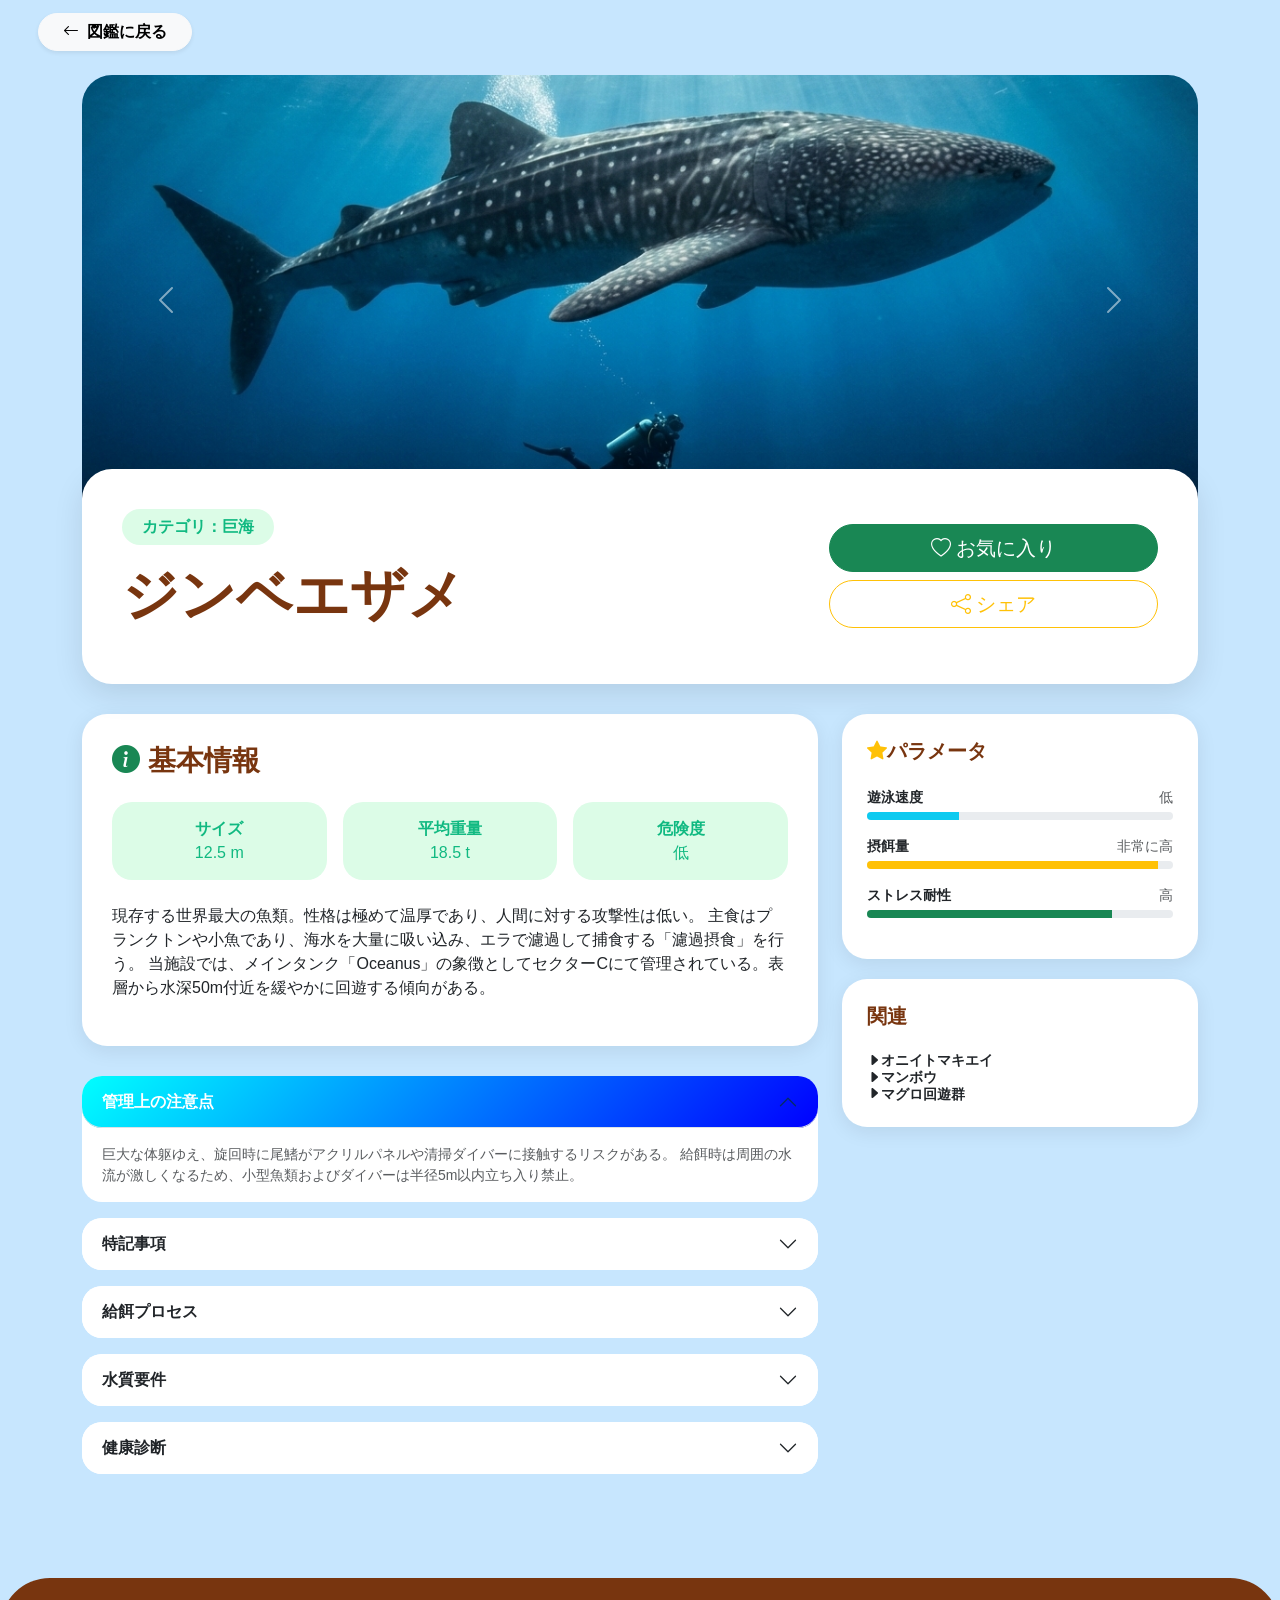
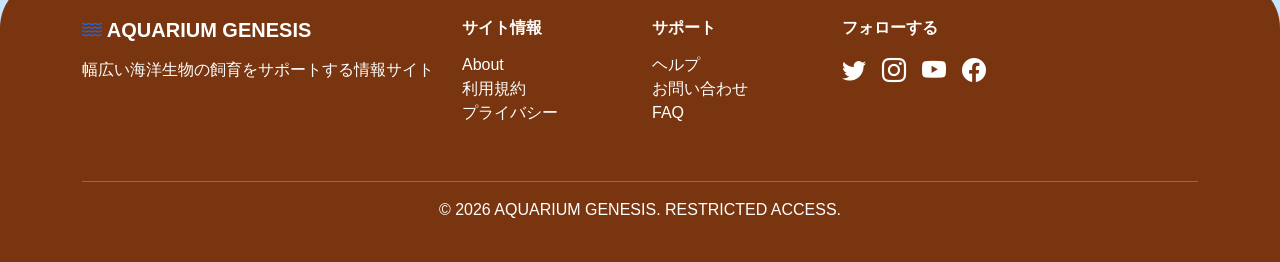
<file: pet-guide-detail.html>
<!DOCTYPE html>
<html lang="ja">

<head>
    <meta charset="UTF-8">
    <meta name="viewport" content="width=device-width, initial-scale=1.0">
    <title>ジンベエザメ_AQUARIUM GENESIS</title>
    <link rel="icon" href="./img/AQUARIUM_GENESIS_favicon.png" type="image/png">
    <link href="https://cdn.jsdelivr.net/npm/bootstrap@5.3.0/dist/css/bootstrap.min.css" rel="stylesheet">
    <link rel="stylesheet" href="https://cdn.jsdelivr.net/npm/bootstrap-icons@1.11.0/font/bootstrap-icons.css">
    <style>
        .carousel-item img {
            height: 450px;
            object-fit: cover;
            border-radius: 30px;
        }

        .pet-header {
            background: white;
            border-radius: 30px;
            padding: 40px;
            box-shadow: 0 10px 30px rgba(0, 0, 0, 0.1);
            margin: -80px 0 30px 0;
            position: relative;
            z-index: 1;
        }

        .info-card {
            background: white;
            border-radius: 25px;
            padding: 30px;
            box-shadow: 0 5px 20px rgba(0, 0, 0, 0.08);
            margin-bottom: 30px;
        }

        .accordion-button:not(.collapsed) {
            background: linear-gradient(135deg, aqua, blue);
            color: white;
        }

        .accordion-button {
            border-radius: 20px !important;
            font-weight: bold;
        }

        .stat-badge {
            background: #dcfce7;
            color: var(--primary-color);
            padding: 15px 25px;
            border-radius: 20px;
            text-align: center;
        }

        .sidebar-card {
            background: white;
            border-radius: 25px;
            padding: 25px;
            box-shadow: 0 5px 20px rgba(0, 0, 0, 0.08);
            top: 20px;
            margin-bottom: 20px;
        }
    </style>
    <link rel="stylesheet" href="./style.css">
</head>

<body>
    <div style="margin: 1% 3% ;" >
        <a href="./pet-guide-list.html" class="btn btn-light rounded-pill px-4 fw-bold shadow-sm">
            <i class="bi bi-arrow-left me-2"></i>図鑑に戻る
        </a>
    </div>

    <div class="container mt-4">
        <div id="petCarousel" class="carousel slide mb-4" data-bs-ride="carousel">
            <div class="carousel-indicators">
                <button type="button" data-bs-target="#petCarousel" data-bs-slide-to="0" class="active"></button>
                <button type="button" data-bs-target="#petCarousel" data-bs-slide-to="1"></button>
                <button type="button" data-bs-target="#petCarousel" data-bs-slide-to="2"></button>
            </div>
            <div class="carousel-inner">
                <div class="carousel-item active">
                    <img src="./img/ジンベエザメ_Gemini.png" class="d-block w-100" alt="ジンベエザメ1">
                </div>
                <div class="carousel-item">
                    <img src="./img/ジンベエザメ_Gemini_3.png" class="d-block w-100" alt="ジンベエザメ2">
                </div>
                <div class="carousel-item">
                    <img src="./img/ジンベエザメ_Gemini_2.png" class="d-block w-100" alt="ジンベエザメ3">
                </div>
            </div>
            <button class="carousel-control-prev" type="button" data-bs-target="#petCarousel" data-bs-slide="prev">
                <span class="carousel-control-prev-icon"></span>
            </button>
            <button class="carousel-control-next" type="button" data-bs-target="#petCarousel" data-bs-slide="next">
                <span class="carousel-control-next-icon"></span>
            </button>
        </div>

        <div class="pet-header">
            <div class="row align-items-center">
                <div class="col-md-8">
                    <span class="badge"
                        style="background: #dcfce7; color: #10b981; padding: 10px 20px; border-radius: 50px; font-size: 1rem;">カテゴリ：巨海</span>
                    <h1 class="display-4 fw-bold mt-3 mb-3" style="color: var(--brown-color);">ジンベエザメ</h1>
                </div>
                <div class="col-md-4 text-md-end">
                    <button class="btn btn-success btn-lg rounded-pill mb-2 w-100"><i class="bi bi-heart"></i>
                        お気に入り</button>
                    <button class="btn btn-outline-warning btn-lg rounded-pill w-100"><i class="bi bi-share"></i>
                        シェア</button>
                </div>
            </div>
        </div>

        <div class="row">
            <div class="col-lg-8">
                <div class="info-card">
                    <h3 class="fw-bold mb-4" style="color: var(--brown-color);"><i
                            class="bi bi-info-circle-fill text-success"></i> 基本情報</h3>
                    <div class="row g-3 mb-4">
                        <div class="col-md-4">
                            <div class="stat-badge"><strong>サイズ</strong><br>12.5 m</div>
                        </div>
                        <div class="col-md-4">
                            <div class="stat-badge"><strong>平均重量</strong><br>18.5 t</div>
                        </div>
                        <div class="col-md-4">
                            <div class="stat-badge"><strong>危険度</strong><br>低</div>
                        </div>
                    </div>
                    <p>
                        現存する世界最大の魚類。性格は極めて温厚であり、人間に対する攻撃性は低い。
                        主食はプランクトンや小魚であり、海水を大量に吸い込み、エラで濾過して捕食する「濾過摂食」を行う。
                        当施設では、メインタンク「Oceanus」の象徴としてセクターCにて管理されている。表層から水深50m付近を緩やかに回遊する傾向がある。
                    </p>
                </div>

                <div class="accordion mb-4" id="petAccordion">
                    <div class="accordion-item mb-3" style="border: none; border-radius: 20px;">
                        <h2 class="accordion-header">
                            <button class="accordion-button" type="button" data-bs-toggle="collapse"
                                data-bs-target="#PointsToNote">管理上の注意点
                            </button>
                        </h2>
                        <div id="PointsToNote" class="accordion-collapse collapse show" data-bs-parent="#petAccordion">
                            <div class="accordion-body">
                                <p class="text-muted small mb-0">
                                    巨大な体躯ゆえ、旋回時に尾鰭がアクリルパネルや清掃ダイバーに接触するリスクがある。
                                    給餌時は周囲の水流が激しくなるため、小型魚類およびダイバーは半径5m以内立ち入り禁止。
                                </p>
                            </div>
                        </div>
                    </div>

                    <div class="accordion-item mb-3" style="border: none; border-radius: 20px;">
                        <h2 class="accordion-header">
                            <button class="accordion-button collapsed" type="button" data-bs-toggle="collapse"
                                data-bs-target="#prominentMatters">特記事項
                            </button>
                        </h2>
                        <div id="prominentMatters" class="accordion-collapse collapse" data-bs-parent="#petAccordion">
                            <div class="accordion-body">
                                <p class="text-muted small mb-0">
                                    左胸鰭付近に過去の野生下での網による古傷（識別痕）あり。
                                    水温21℃以下で活動レベルが低下するため、冬季の水温管理には注意を要する。
                                </p>
                            </div>
                        </div>
                    </div>

                    <div class="accordion-item mb-3" style="border: none; border-radius: 20px;">
                        <h2 class="accordion-header">
                            <button class="accordion-button collapsed" type="button" data-bs-toggle="collapse"
                                data-bs-target="#feed">給餌プロセス
                            </button>
                        </h2>
                        <div id="feed" class="accordion-collapse collapse" data-bs-parent="#petAccordion">
                            <div class="accordion-body">
                                <p class="text-muted">
                                    1日2回（10:00 / 16:00）、自動給餌サイロよりオキアミペースト計35kgを投入。
                                    投下ポイントは水流ポンプA付近に設定し、拡散させることで自然な捕食行動を促すこと。
                                </p>
                            </div>
                        </div>
                    </div>

                    <div class="accordion-item mb-3" style="border: none; border-radius: 20px;">
                        <h2 class="accordion-header">
                            <button class="accordion-button collapsed" type="button" data-bs-toggle="collapse"
                                data-bs-target="#waterQuality">水質要件
                            </button>
                        </h2>
                        <div id="waterQuality" class="accordion-collapse collapse" data-bs-parent="#petAccordion">
                            <div class="accordion-body">
                                <p class="text-muted">
                                    水温: 23.0 - 26.0℃<br>
                                    塩分濃度: 3.4 - 3.5%<br>
                                    濾過システムBの稼働率を常に80%以上に維持し、排泄物によるアンモニア濃度上昇を防ぐこと。
                                </p>
                            </div>
                        </div>
                    </div>

                    <div class="accordion-item" style="border: none; border-radius: 20px;">
                        <h2 class="accordion-header">
                            <button class="accordion-button collapsed" type="button" data-bs-toggle="collapse"
                                data-bs-target="#health">健康診断
                            </button>
                        </h2>
                        <div id="health" class="accordion-collapse collapse" data-bs-parent="#petAccordion">
                            <div class="accordion-body">
                                <p class="text-muted">
                                    週に1回、高解像度カメラによる体表スキャンを実施し、寄生虫の付着や外傷の有無を確認。
                                    血液検査は四半期ごとに、保定ネットを使用せず自発的な採血トレーニングを用いて行う。
                                </p>
                            </div>
                        </div>
                    </div>
                </div>
            </div>

            <div class="col-lg-4 sidebar">
                <div class="sidebar-card">
                    <h5 class="fw-bold mb-4" style="color: var(--brown-color);"><i
                            class="bi bi-star-fill text-warning"></i>パラメータ</h5>
                    <div class="mb-3">
                        <div class="d-flex justify-content-between mb-1">
                            <span class="small fw-bold">遊泳速度</span>
                            <span class="small text-muted">低</span>
                        </div>
                        <div class="progress" style="height: 8px;">
                            <div class="progress-bar bg-info" role="progressbar" style="width: 30%"></div>
                        </div>
                    </div>
                    <div class="mb-3">
                        <div class="d-flex justify-content-between mb-1">
                            <span class="small fw-bold">摂餌量</span>
                            <span class="small text-muted">非常に高</span>
                        </div>
                        <div class="progress" style="height: 8px;">
                            <div class="progress-bar bg-warning" role="progressbar" style="width: 95%"></div>
                        </div>
                    </div>
                    <div class="mb-3">
                        <div class="d-flex justify-content-between mb-1">
                            <span class="small fw-bold">ストレス耐性</span>
                            <span class="small text-muted">高</span>
                        </div>
                        <div class="progress" style="height: 8px;">
                            <div class="progress-bar bg-success" role="progressbar" style="width: 80%"></div>
                        </div>
                    </div>
                </div>

                <div class="sidebar-card">
                    <h5 class="fw-bold mb-4" style="color: var(--brown-color);">関連
                    </h5>
                    <div>
                        <h6 class="fw-bold mb-0 small"><i class="bi bi-caret-right-fill"></i>オニイトマキエイ</h6>
                    </div>
                    <div>
                        <h6 class="fw-bold mb-0 small"><i class="bi bi-caret-right-fill"></i>マンボウ</h6>
                    </div>
                    <div>
                        <h6 class="fw-bold mb-0 small"><i class="bi bi-caret-right-fill"></i>マグロ回遊群</h6>
                    </div>
                </div>
            </div>
        </div>
    </div>

    <footer>
        <div class="container">
            <div class="row">
                <div class="col-md-4 mb-4">
                    <h5 class="fw-bold mb-3">
                        <i class="bi bi-water text-primary"></i> AQUARIUM GENESIS
                    </h5>
                    <p>幅広い海洋生物の飼育をサポートする情報サイト</p>
                </div>
                <div class="col-md-2 mb-4">
                    <h6 class="fw-bold mb-3">サイト情報</h6>
                    <ul class="list-unstyled">
                        <li><a href="#" class="text-white text-decoration-none">About</a></li>
                        <li><a href="#" class="text-white text-decoration-none">利用規約</a></li>
                        <li><a href="#" class="text-white text-decoration-none">プライバシー</a></li>
                    </ul>
                </div>
                <div class="col-md-2 mb-4">
                    <h6 class="fw-bold mb-3">サポート</h6>
                    <ul class="list-unstyled">
                        <li><a href="#" class="text-white text-decoration-none">ヘルプ</a></li>
                        <li><a href="#" class="text-white text-decoration-none">お問い合わせ</a></li>
                        <li><a href="#" class="text-white text-decoration-none">FAQ</a></li>
                    </ul>
                </div>
                <div class="col-md-4 mb-4">
                    <h6 class="fw-bold mb-3">フォローする</h6>
                    <div class="d-flex gap-3">
                        <a href="#" class="text-white fs-4"><i class="bi bi-twitter"></i></a>
                        <a href="#" class="text-white fs-4"><i class="bi bi-instagram"></i></a>
                        <a href="#" class="text-white fs-4"><i class="bi bi-youtube"></i></a>
                        <a href="#" class="text-white fs-4"><i class="bi bi-facebook"></i></a>
                    </div>
                </div>
            </div>
            <hr class="border-light">
            <p class="text-center mb-0">&copy; 2026 AQUARIUM GENESIS. RESTRICTED ACCESS.</p>
        </div>
    </footer>

    <script src="https://cdn.jsdelivr.net/npm/bootstrap@5.3.0/dist/js/bootstrap.bundle.min.js"></script>
</body>

</html>
</file>
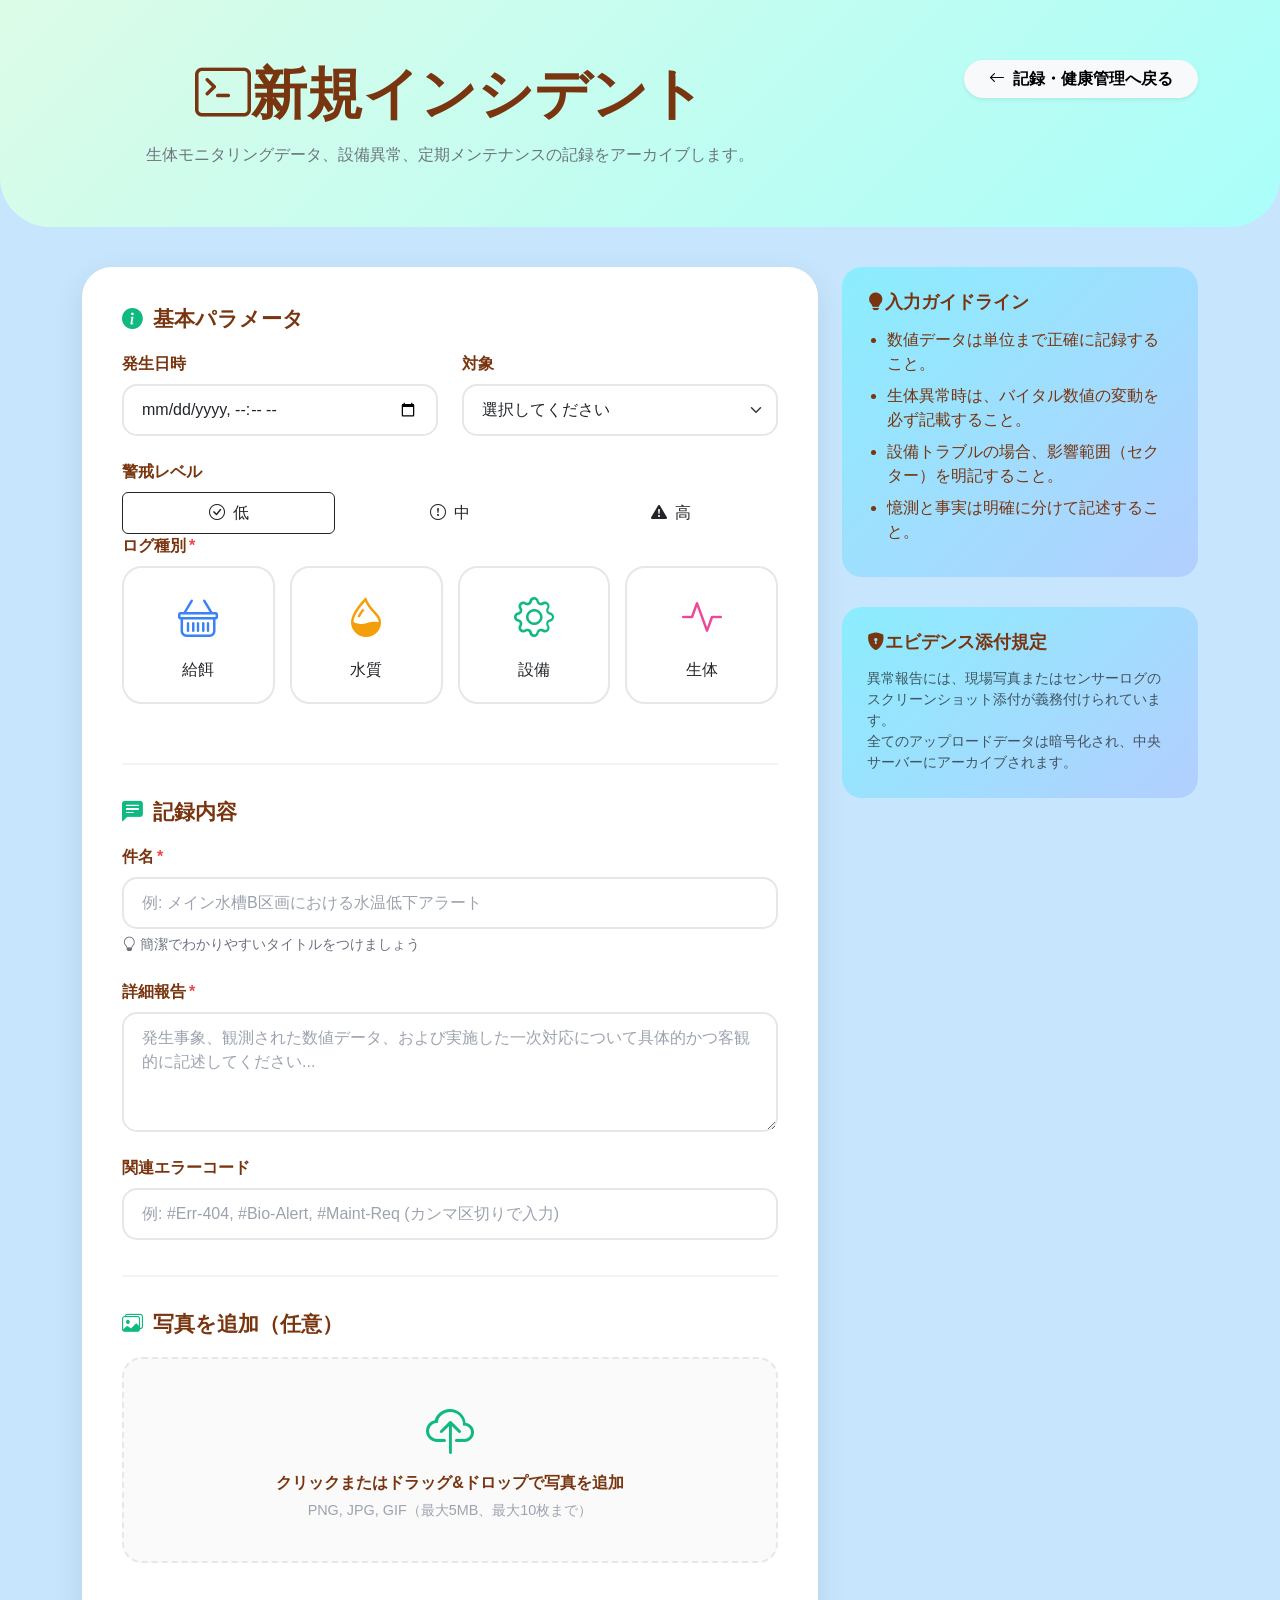
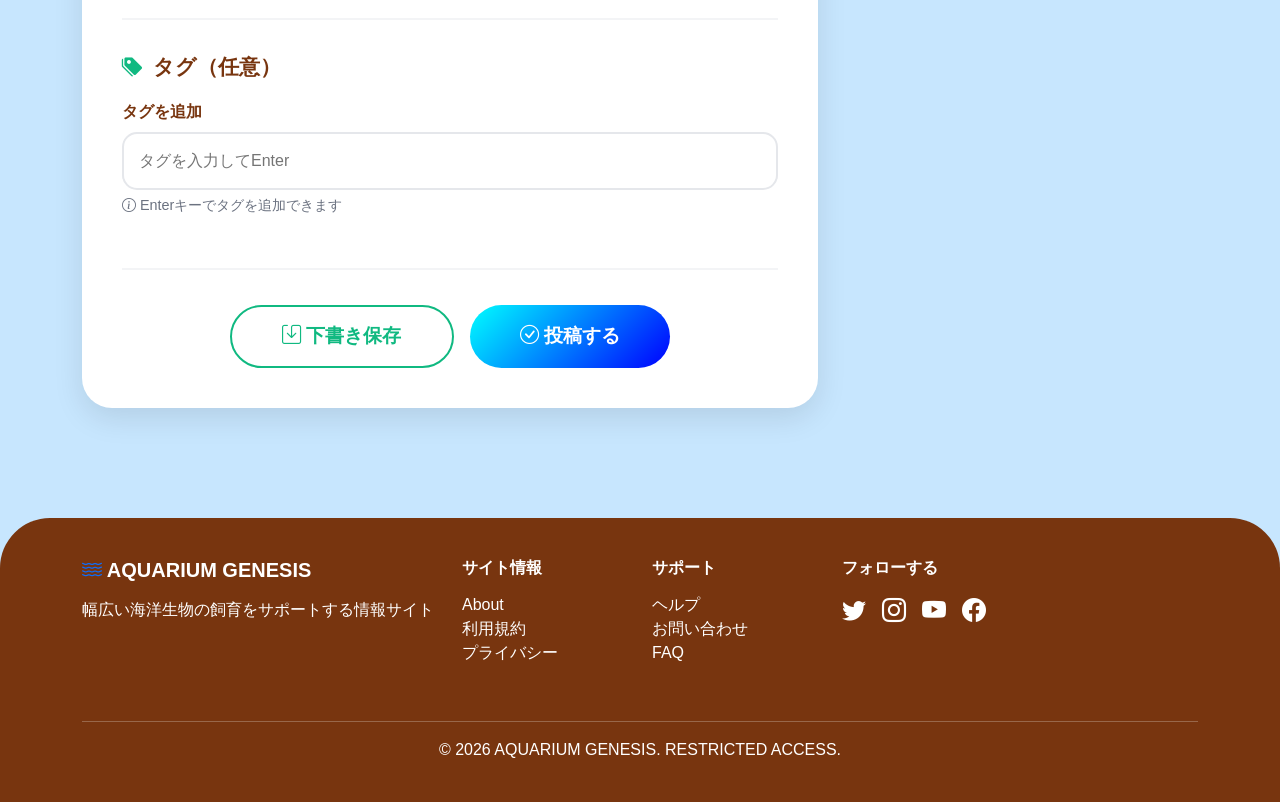
<file: pet-guide-form.html>
<!DOCTYPE html>
<html lang="ja">

<head>
    <meta charset="UTF-8">
    <meta name="viewport" content="width=device-width, initial-scale=1.0">
    <title>記録送信フォーム_AQUARIUM GENESIS</title>
    <link rel="icon" href="./img/AQUARIUM_GENESIS_favicon.png" type="image/png">
    <link href="https://cdn.jsdelivr.net/npm/bootstrap@5.3.0/dist/css/bootstrap.min.css" rel="stylesheet">
    <link rel="stylesheet" href="https://cdn.jsdelivr.net/npm/bootstrap-icons@1.11.0/font/bootstrap-icons.css">
    <style>
        .page-header {
            background: linear-gradient(135deg, #dcfce7 0%, #fed7aa 100%);
            padding: 60px 0;
            border-radius: 0 0 50px 50px;
            margin-bottom: 40px;
        }

        .form-container {
            background: white;
            border-radius: 30px;
            padding: 40px;
            box-shadow: 0 10px 30px rgba(0, 0, 0, 0.1);
            margin-bottom: 30px;
        }

        .form-section {
            margin-bottom: 35px;
            padding-bottom: 35px;
            border-bottom: 2px solid #f3f4f6;
        }

        .form-section:last-child {
            border-bottom: none;
            margin-bottom: 0;
            padding-bottom: 0;
        }

        .section-title {
            color: var(--brown-color);
            font-weight: 700;
            font-size: 1.3rem;
            margin-bottom: 20px;
            display: flex;
            align-items: center;
            gap: 10px;
        }

        .section-title i {
            color: var(--primary-color);
        }

        .form-label {
            font-weight: 600;
            color: var(--brown-color);
            margin-bottom: 8px;
        }

        .required-mark {
            color: #ef4444;
            margin-left: 3px;
        }

        .form-control,
        .form-select {
            border: 2px solid #e5e7eb;
            border-radius: 15px;
            padding: 12px 18px;
            transition: all 0.3s ease;
        }

        .form-control:focus,
        .form-select:focus {
            border-color: var(--primary-color);
            box-shadow: 0 0 0 0.2rem rgba(16, 185, 129, 0.15);
        }

        .form-control::placeholder {
            color: #9ca3af;
        }

        textarea.form-control {
            min-height: 120px;
            resize: vertical;
        }

        .category-options {
            display: grid;
            grid-template-columns: repeat(auto-fit, minmax(150px, 1fr));
            gap: 15px;
        }

        .category-option {
            position: relative;
        }

        .category-option input[type="radio"] {
            position: absolute;
            opacity: 0;
        }

        .category-label {
            display: flex;
            flex-direction: column;
            align-items: center;
            justify-content: center;
            padding: 20px;
            border: 2px solid #e5e7eb;
            border-radius: 20px;
            cursor: pointer;
            transition: all 0.3s ease;
            background: white;
            text-align: center;
        }

        .category-label i {
            font-size: 2.5rem;
            margin-bottom: 10px;
        }

        .category-label:hover {
            border-color: var(--primary-color);
            background: rgba(16, 185, 129, 0.05);
        }

        .category-option input[type="radio"]:checked+.category-label {
            border-color: var(--primary-color);
            background: linear-gradient(135deg, rgba(0, 255, 255, 0.3), rgba(0, 0, 255, 0.1));
            font-weight: 700;
        }

        .file-upload-area {
            border: 2px dashed #e5e7eb;
            border-radius: 20px;
            padding: 40px;
            text-align: center;
            cursor: pointer;
            transition: all 0.3s ease;
            background: #fafafa;
        }

        .file-upload-area:hover {
            border-color: var(--primary-color);
            background: rgba(16, 185, 129, 0.05);
        }

        .file-upload-area i {
            font-size: 3rem;
            color: var(--primary-color);
            margin-bottom: 15px;
        }

        .upload-text {
            color: var(--brown-color);
            font-weight: 600;
            margin-bottom: 5px;
        }

        .upload-hint {
            color: #9ca3af;
            font-size: 0.9rem;
        }

        .image-preview-container {
            display: flex;
            gap: 15px;
            flex-wrap: wrap;
            margin-top: 20px;
        }

        .image-preview {
            position: relative;
            width: 120px;
            height: 120px;
            border-radius: 15px;
            overflow: hidden;
            box-shadow: 0 5px 15px rgba(0, 0, 0, 0.1);
        }

        .image-preview img {
            width: 100%;
            height: 100%;
            object-fit: cover;
        }

        .image-preview .remove-btn {
            position: absolute;
            top: 5px;
            right: 5px;
            background: rgba(239, 68, 68, 0.9);
            color: white;
            border: none;
            border-radius: 50%;
            width: 30px;
            height: 30px;
            display: flex;
            align-items: center;
            justify-content: center;
            cursor: pointer;
            transition: all 0.3s ease;
        }

        .image-preview .remove-btn:hover {
            background: #dc2626;
        }

        .date-input-group {
            display: flex;
            gap: 10px;
            align-items: center;
        }

        .date-input-group input {
            flex: 1;
        }

        .quick-date-btn {
            padding: 10px 20px;
            border: 2px solid var(--primary-color);
            background: white;
            color: var(--primary-color);
            border-radius: 50px;
            font-weight: 600;
            transition: all 0.3s ease;
            white-space: nowrap;
        }

        .quick-date-btn:hover {
            background: var(--primary-color);
            color: white;
        }

        .btn-submit {
            background: linear-gradient(135deg, aqua, blue);
            border: none;
            color: white;
            padding: 15px 50px;
            border-radius: 50px;
            font-weight: bold;
            font-size: 1.2rem;
            transition: all 0.3s ease;
        }

        .btn-submit:hover {
            transform: translateY(-3px);
            box-shadow: 0 10px 25px rgba(16, 185, 129, 0.3);
        }

        .btn-draft {
            background: white;
            border: 2px solid var(--primary-color);
            color: var(--primary-color);
            padding: 15px 50px;
            border-radius: 50px;
            font-weight: bold;
            font-size: 1.2rem;
            transition: all 0.3s ease;
        }

        .btn-draft:hover {
            background: rgba(16, 185, 129, 0.1);
        }

        .help-text {
            color: #6b7280;
            font-size: 0.9rem;
            margin-top: 5px;
        }

        .info-card {
            background: linear-gradient(135deg, rgba(0, 255, 255, 0.3), rgba(0, 0, 255, 0.1));
            border-radius: 20px;
            padding: 25px;
            margin-bottom: 30px;
        }

        .info-card-title {
            font-weight: 700;
            color: var(--brown-color);
            margin-bottom: 15px;
            font-size: 1.1rem;
        }

        .info-card ul {
            margin-bottom: 0;
            padding-left: 20px;
        }

        .info-card li {
            color: var(--brown-color);
            margin-bottom: 8px;
        }

        /* Toast通知スタイル */
        .toast-container {
            position: fixed;
            top: 80px;
            right: 20px;
            z-index: 9999;
        }

        .toast-custom {
            background: white;
            border-radius: 20px;
            box-shadow: 0 10px 30px rgba(0, 0, 0, 0.2);
            border: none;
            min-width: 350px;
        }

        .toast-custom .toast-header {
            background: linear-gradient(135deg, aqua, blue);
            color: white;
            border-radius: 20px 20px 0 0;
            border: none;
            padding: 15px 20px;
        }

        .toast-custom .toast-body {
            padding: 20px;
            color: var(--brown-color);
        }

        .mood-selector {
            display: flex;
            gap: 15px;
            justify-content: center;
        }

        .mood-option {
            cursor: pointer;
            font-size: 2.5rem;
            opacity: 0.3;
            transition: all 0.3s ease;
        }

        .mood-option:hover,
        .mood-option.active {
            opacity: 1;
            transform: scale(1.2);
        }

        .tag-input-container {
            display: flex;
            flex-wrap: wrap;
            gap: 8px;
            padding: 10px;
            border: 2px solid #e5e7eb;
            border-radius: 15px;
            min-height: 50px;
        }

        .tag-item {
            background: linear-gradient(135deg, aqua, blue);
            color: white;
            padding: 6px 15px;
            border-radius: 50px;
            display: flex;
            align-items: center;
            gap: 8px;
            font-size: 0.9rem;
            font-weight: 600;
        }

        .tag-item .remove-tag {
            cursor: pointer;
            background: rgba(255, 255, 255, 0.3);
            border-radius: 50%;
            width: 18px;
            height: 18px;
            display: flex;
            align-items: center;
            justify-content: center;
            font-size: 0.8rem;
        }

        .tag-item .remove-tag:hover {
            background: rgba(255, 255, 255, 0.5);
        }

        .tag-input-field {
            flex: 1;
            border: none;
            outline: none;
            min-width: 100px;
            padding: 5px;
        }

        .suggested-tags {
            display: flex;
            gap: 8px;
            flex-wrap: wrap;
            margin-top: 10px;
        }

        .suggested-tag {
            background: white;
            border: 2px solid #e5e7eb;
            color: var(--brown-color);
            padding: 5px 12px;
            border-radius: 50px;
            font-size: 0.85rem;
            cursor: pointer;
            transition: all 0.3s ease;
        }

        .suggested-tag:hover {
            border-color: var(--primary-color);
            background: rgba(16, 185, 129, 0.1);
        }
    </style>
    <link rel="stylesheet" href="./style.css">
</head>

<body>
    <!-- ページヘッダー -->
    <div class="page-header">
        <div class="container">
            <div class="row align-items-cente">
                <div class="col-md-8 text-center">
                    <h1 class="display-4 fw-bold mb-3" style="color: var(--brown-color);">
                        <i class="bi bi-terminal"></i>新規インシデント
                    </h1>
                    <p class="text-secondary mb-0">
                        生体モニタリングデータ、設備異常、定期メンテナンスの記録をアーカイブします。

                    </p>
                </div>
                <div class="col-md-4 text-md-end mt-3 mt-md-0">
                    <a href="./pet-guide-record.html" class="btn btn-light rounded-pill px-4 fw-bold shadow-sm">
                        <i class="bi bi-arrow-left me-2"></i>記録・健康管理へ戻る
                    </a>
                </div>
            </div>
        </div>
    </div>

    <div class="container">
        <div class="row">
            <!-- フォーム -->
            <div class="col-lg-8">
                <div class="form-container">
                    <form id="recordForm">
                        <!-- 基本情報 -->
                        <div class="form-section">
                            <h3 class="section-title">
                                <i class="bi bi-info-circle-fill"></i>
                                基本パラメータ
                            </h3>

                            <div class="row mb-4">
                                <div class="col-md-6">
                                    <label class="form-label">発生日時</label>
                                    <input type="datetime-local" class="form-control" required>
                                </div>
                                <div class="col-md-6">
                                    <label class="form-label">対象</label>
                                    <select class="form-select" required>
                                        <option value="" selected>選択してください</option>
                                        <option value="ジンベエザメ">ジンベエザメ</option>
                                        <option value="リーフィーシードラゴン">リーフィーシードラゴン</option>
                                        <option value="クロマグロ">クロマグロ</option>
                                    </select>
                                </div>
                            </div>

                            <div class="col-12">
                                <label class="form-label">警戒レベル</label>
                                <div class="d-flex gap-2">
                                    <input type="radio" class="btn-check" name="weather" id="w1" checked>
                                    <label class="btn btn-outline-custom flex-grow-1 py-2" for="w1">
                                        <i class="bi bi-check-circle me-2"></i>低
                                    </label>

                                    <input type="radio" class="btn-check" name="weather" id="w2">
                                    <label class="btn btn-outline-custom flex-grow-1 py-2" for="w2">
                                        <i class="bi bi-exclamation-circle me-2"></i>中
                                    </label>

                                    <input type="radio" class="btn-check" name="weather" id="w3">
                                    <label class="btn btn-outline-custom flex-grow-1 py-2" for="w3">
                                        <i class="bi bi-exclamation-triangle-fill me-2"></i>高
                                    </label>
                                </div>
                            </div>

                            <div class="mb-4">
                                <label class="form-label">ログ種別<span class="required-mark">*</span></label>
                                <div class="category-options">
                                    <div class="category-option">
                                        <input type="radio" name="category" id="cat-checkup" value="checkup" required>
                                        <label for="cat-checkup" class="category-label">
                                            <i class="bi bi-basket" style="color: #3b82f6;"></i>
                                            <span>給餌</span>
                                        </label>
                                    </div>
                                    <div class="category-option">
                                        <input type="radio" name="category" id="cat-vaccine" value="vaccine">
                                        <label for="cat-vaccine" class="category-label">
                                            <i class="bi bi-droplet-half" style="color: #f59e0b;"></i>
                                            <span>水質</span>
                                        </label>
                                    </div>
                                    <div class="category-option">
                                        <input type="radio" name="category" id="cat-weight" value="weight">
                                        <label for="cat-weight" class="category-label">
                                            <i class="bi bi-gear" style="color: #10b981;"></i>
                                            <span>設備</span>
                                        </label>
                                    </div>
                                    <div class="category-option">
                                        <input type="radio" name="category" id="cat-medication" value="medication">
                                        <label for="cat-medication" class="category-label">
                                            <i class="bi bi-activity" style="color: #ec4899;"></i>
                                            <span>生体</span>
                                        </label>
                                    </div>
                                </div>
                            </div>
                        </div>

                        <!-- 記録内容 -->
                        <div class="form-section">
                            <h3 class="section-title">
                                <i class="bi bi-chat-left-text-fill"></i>
                                記録内容
                            </h3>

                            <div class="mb-4">
                                <label class="form-label">件名<span class="required-mark">*</span></label>
                                <input type="text" class="form-control" placeholder="例: メイン水槽B区画における水温低下アラート" required>
                                <div class="help-text">
                                    <i class="bi bi-lightbulb"></i> 簡潔でわかりやすいタイトルをつけましょう
                                </div>
                            </div>

                            <div class="mb-4">
                                <label class="form-label">詳細報告<span class="required-mark">*</span></label>
                                <textarea class="form-control"
                                    placeholder="発生事象、観測された数値データ、および実施した一次対応について具体的かつ客観的に記述してください..."
                                    required></textarea>
                            </div>

                            <div class="mb-0">
                                <label class="form-label">関連エラーコード</label>
                                <input type="text" class="form-control"
                                    placeholder="例: #Err-404, #Bio-Alert, #Maint-Req (カンマ区切りで入力)">
                            </div>
                        </div>

                        <!-- 写真アップロード -->
                        <div class="form-section">
                            <h3 class="section-title">
                                <i class="bi bi-images"></i>
                                写真を追加（任意）
                            </h3>

                            <div class="file-upload-area" onclick="document.getElementById('fileInput').click()">
                                <i class="bi bi-cloud-upload"></i>
                                <div class="upload-text">クリックまたはドラッグ&ドロップで写真を追加</div>
                                <div class="upload-hint">PNG, JPG, GIF（最大5MB、最大10枚まで）</div>
                                <input type="file" id="fileInput" multiple accept="image/*" style="display: none;"
                                    onchange="previewImages(event)">
                            </div>

                            <div class="image-preview-container" id="imagePreviewContainer">
                                <!-- プレビュー画像がここに表示されます -->
                            </div>
                        </div>

                        <!-- タグ -->
                        <div class="form-section">
                            <h3 class="section-title">
                                <i class="bi bi-tags-fill"></i>
                                タグ（任意）
                            </h3>

                            <div class="mb-3">
                                <label class="form-label">タグを追加</label>
                                <div class="tag-input-container" id="tagContainer">
                                    <input type="text" class="tag-input-field" id="tagInput" placeholder="タグを入力してEnter">
                                </div>
                                <div class="help-text">
                                    <i class="bi bi-info-circle"></i> Enterキーでタグを追加できます
                                </div>
                            </div>
                        </div>

                        <!-- ボタン -->
                        <div class="text-center mt-4">
                            <div class="d-flex gap-3 justify-content-center flex-wrap">
                                <button type="button" class="btn btn-draft" onclick="saveDraft()">
                                    <i class="bi bi-save"></i> 下書き保存
                                </button>
                                <button type="submit" class="btn btn-submit">
                                    <i class="bi bi-check-circle"></i> 投稿する
                                </button>
                            </div>
                        </div>
                    </form>
                </div>
            </div>

            <!-- サイドバー -->
            <div class="col-lg-4">
                <div class="info-card">
                    <h5 class="info-card-title">
                        <i class="bi bi-lightbulb-fill"></i>入力ガイドライン
                    </h5>
                    <ul>
                        <li>数値データは単位まで正確に記録すること。</li>
                        <li>生体異常時は、バイタル数値の変動を必ず記載すること。</li>
                        <li>設備トラブルの場合、影響範囲（セクター）を明記すること。</li>
                        <li>憶測と事実は明確に分けて記述すること。</li>
                    </ul>
                </div>

                <div class="info-card">
                    <h5 class="info-card-title">
                        <i class="bi bi-shield-lock-fill"></i>エビデンス添付規定
                    </h5>
                    <p class="text-muted small mb-0">
                        異常報告には、現場写真またはセンサーログのスクリーンショット添付が義務付けられています。<br>
                        全てのアップロードデータは暗号化され、中央サーバーにアーカイブされます。
                    </p>
                </div>
            </div>
        </div>
    </div>

    <!-- Toast通知 -->
    <div class="toast-container">
        <div class="toast toast-custom" id="successToast" role="alert">
            <div class="toast-header">
                <i class="bi bi-check-circle-fill me-2"></i>
                <strong class="me-auto">投稿完了</strong>
                <button type="button" class="btn-close btn-close-white" data-bs-dismiss="toast"></button>
            </div>
            <div class="toast-body">
                <i class="bi bi-party-popper"></i> 飼育記録が正常に投稿されました！
            </div>
        </div>

        <div class="toast toast-custom" id="draftToast" role="alert">
            <div class="toast-header" style="background: linear-gradient(135deg, #3b82f6, #06b6d4);">
                <i class="bi bi-save-fill me-2"></i>
                <strong class="me-auto">下書き保存</strong>
                <button type="button" class="btn-close btn-close-white" data-bs-dismiss="toast"></button>
            </div>
            <div class="toast-body">
                <i class="bi bi-bookmark-check"></i> 下書きとして保存されました。後で編集できます。
            </div>
        </div>

        <div class="toast toast-custom" id="errorToast" role="alert">
            <div class="toast-header" style="background: linear-gradient(135deg, #ef4444, #dc2626);">
                <i class="bi bi-exclamation-triangle-fill me-2"></i>
                <strong class="me-auto">エラー</strong>
                <button type="button" class="btn-close btn-close-white" data-bs-dismiss="toast"></button>
            </div>
            <div class="toast-body">
                必須項目を入力してください。
            </div>
        </div>
    </div>

    <!-- フッター -->
    <footer>
        <div class="container">
            <div class="row">
                <div class="col-md-4 mb-4">
                    <h5 class="fw-bold mb-3">
                        <i class="bi bi-water text-primary"></i> AQUARIUM GENESIS
                    </h5>
                    <p>幅広い海洋生物の飼育をサポートする情報サイト</p>
                </div>
                <div class="col-md-2 mb-4">
                    <h6 class="fw-bold mb-3">サイト情報</h6>
                    <ul class="list-unstyled">
                        <li><a href="#" class="text-white text-decoration-none">About</a></li>
                        <li><a href="#" class="text-white text-decoration-none">利用規約</a></li>
                        <li><a href="#" class="text-white text-decoration-none">プライバシー</a></li>
                    </ul>
                </div>
                <div class="col-md-2 mb-4">
                    <h6 class="fw-bold mb-3">サポート</h6>
                    <ul class="list-unstyled">
                        <li><a href="#" class="text-white text-decoration-none">ヘルプ</a></li>
                        <li><a href="#" class="text-white text-decoration-none">お問い合わせ</a></li>
                        <li><a href="#" class="text-white text-decoration-none">FAQ</a></li>
                    </ul>
                </div>
                <div class="col-md-4 mb-4">
                    <h6 class="fw-bold mb-3">フォローする</h6>
                    <div class="d-flex gap-3">
                        <a href="#" class="text-white fs-4"><i class="bi bi-twitter"></i></a>
                        <a href="#" class="text-white fs-4"><i class="bi bi-instagram"></i></a>
                        <a href="#" class="text-white fs-4"><i class="bi bi-youtube"></i></a>
                        <a href="#" class="text-white fs-4"><i class="bi bi-facebook"></i></a>
                    </div>
                </div>
            </div>
            <hr class="border-light">
            <p class="text-center mb-0">&copy; 2026 AQUARIUM GENESIS. RESTRICTED ACCESS.</p>
        </div>
    </footer>

    <script src="https://cdn.jsdelivr.net/npm/bootstrap@5.3.0/dist/js/bootstrap.bundle.min.js"></script>
    <script>
        // 今日の日時を設定
        function setToday() {
            const now = new Date();
            const year = now.getFullYear();
            const month = String(now.getMonth() + 1).padStart(2, '0');
            const day = String(now.getDate()).padStart(2, '0');
            const hours = String(now.getHours()).padStart(2, '0');
            const minutes = String(now.getMinutes()).padStart(2, '0');
            const dateTimeString = `${year}-${month}-${day}T${hours}:${minutes}`;
            document.getElementById('recordDate').value = dateTimeString;
        }

        // ページ読み込み時に今日の日時を設定
        window.addEventListener('DOMContentLoaded', setToday);

        // 気分セレクター
        document.querySelectorAll('.mood-option').forEach(option => {
            option.addEventListener('click', function () {
                document.querySelectorAll('.mood-option').forEach(opt => opt.classList.remove('active'));
                this.classList.add('active');
            });
        });

        // 画像プレビュー
        let selectedFiles = [];

        function previewImages(event) {
            const files = Array.from(event.target.files);
            const container = document.getElementById('imagePreviewContainer');

            files.forEach((file, index) => {
                if (selectedFiles.length >= 10) {
                    alert('最大10枚まで選択できます');
                    return;
                }

                if (file.size > 5 * 1024 * 1024) {
                    alert('ファイルサイズは5MB以下にしてください');
                    return;
                }

                selectedFiles.push(file);
                const reader = new FileReader();

                reader.onload = function (e) {
                    const preview = document.createElement('div');
                    preview.className = 'image-preview';
                    preview.innerHTML = `
                        <img src="${e.target.result}" alt="プレビュー">
                        <button class="remove-btn" onclick="removeImage(${selectedFiles.length - 1})">
                            <i class="bi bi-x"></i>
                        </button>
                    `;
                    container.appendChild(preview);
                };

                reader.readAsDataURL(file);
            });
        }

        function removeImage(index) {
            selectedFiles.splice(index, 1);
            const container = document.getElementById('imagePreviewContainer');
            container.innerHTML = '';

            selectedFiles.forEach((file, idx) => {
                const reader = new FileReader();
                reader.onload = function (e) {
                    const preview = document.createElement('div');
                    preview.className = 'image-preview';
                    preview.innerHTML = `
                        <img src="${e.target.result}" alt="プレビュー">
                        <button class="remove-btn" onclick="removeImage(${idx})">
                            <i class="bi bi-x"></i>
                        </button>
                    `;
                    container.appendChild(preview);
                };
                reader.readAsDataURL(file);
            });
        }

        // タグ機能
        let tags = [];

        function addTag(tagText) {
            if (!tagText || tagText.trim() === '') return;

            if (tags.includes(tagText)) {
                alert('このタグは既に追加されています');
                return;
            }

            if (tags.length >= 10) {
                alert('タグは最大10個まで追加できます');
                return;
            }

            tags.push(tagText);
            renderTags();
        }

        function removeTag(index) {
            tags.splice(index, 1);
            renderTags();
        }

        function renderTags() {
            const container = document.getElementById('tagContainer');
            const input = document.getElementById('tagInput');

            container.innerHTML = '';

            tags.forEach((tag, index) => {
                const tagElement = document.createElement('div');
                tagElement.className = 'tag-item';
                tagElement.innerHTML = `
                    <span>${tag}</span>
                    <span class="remove-tag" onclick="removeTag(${index})">×</span>
                `;
                container.appendChild(tagElement);
            });

            const newInput = input.cloneNode(true);
            container.appendChild(newInput);

            newInput.addEventListener('keypress', function (e) {
                if (e.key === 'Enter') {
                    e.preventDefault();
                    const value = this.value.trim();
                    if (value) {
                        addTag(value);
                        this.value = '';
                    }
                }
            });
        }

        // 初期化
        document.getElementById('tagInput').addEventListener('keypress', function (e) {
            if (e.key === 'Enter') {
                e.preventDefault();
                const value = this.value.trim();
                if (value) {
                    addTag(value);
                    this.value = '';
                }
            }
        });

        // フォーム送信
        document.getElementById('recordForm').addEventListener('submit', function (e) {
            e.preventDefault();

            // バリデーション
            const form = e.target;
            if (!form.checkValidity()) {
                form.classList.add('was-validated');
                showToast('errorToast');
                return;
            }

            // 成功トースト表示
            showToast('successToast');

            // フォームリセット（オプション）
            setTimeout(() => {
                form.reset();
                tags = [];
                selectedFiles = [];
                document.getElementById('imagePreviewContainer').innerHTML = '';
                document.getElementById('tagContainer').innerHTML = '<input type="text" class="tag-input-field" id="tagInput" placeholder="タグを入力してEnter">';
                document.querySelectorAll('.mood-option').forEach(opt => opt.classList.remove('active'));
                document.querySelector('.mood-option[data-mood="normal"]').classList.add('active');
                setToday();
            }, 2000);
        });

        // 下書き保存
        function saveDraft() {
            showToast('draftToast');
        }

        // Toast表示関数
        function showToast(toastId) {
            const toastElement = document.getElementById(toastId);
            const toast = new bootstrap.Toast(toastElement, {
                autohide: true,
                delay: 5000
            });
            toast.show();
        }

        // ドラッグ&ドロップ機能
        const uploadArea = document.querySelector('.file-upload-area');

        uploadArea.addEventListener('dragover', (e) => {
            e.preventDefault();
            uploadArea.style.borderColor = 'var(--primary-color)';
            uploadArea.style.background = 'rgba(16, 185, 129, 0.05)';
        });

        uploadArea.addEventListener('dragleave', () => {
            uploadArea.style.borderColor = '#e5e7eb';
            uploadArea.style.background = '#fafafa';
        });

        uploadArea.addEventListener('drop', (e) => {
            e.preventDefault();
            uploadArea.style.borderColor = '#e5e7eb';
            uploadArea.style.background = '#fafafa';

            const files = e.dataTransfer.files;
            const fileInput = document.getElementById('fileInput');
            fileInput.files = files;

            const event = new Event('change', { bubbles: true });
            fileInput.dispatchEvent(event);
        });
    </script>
</body>

</html>
</file>
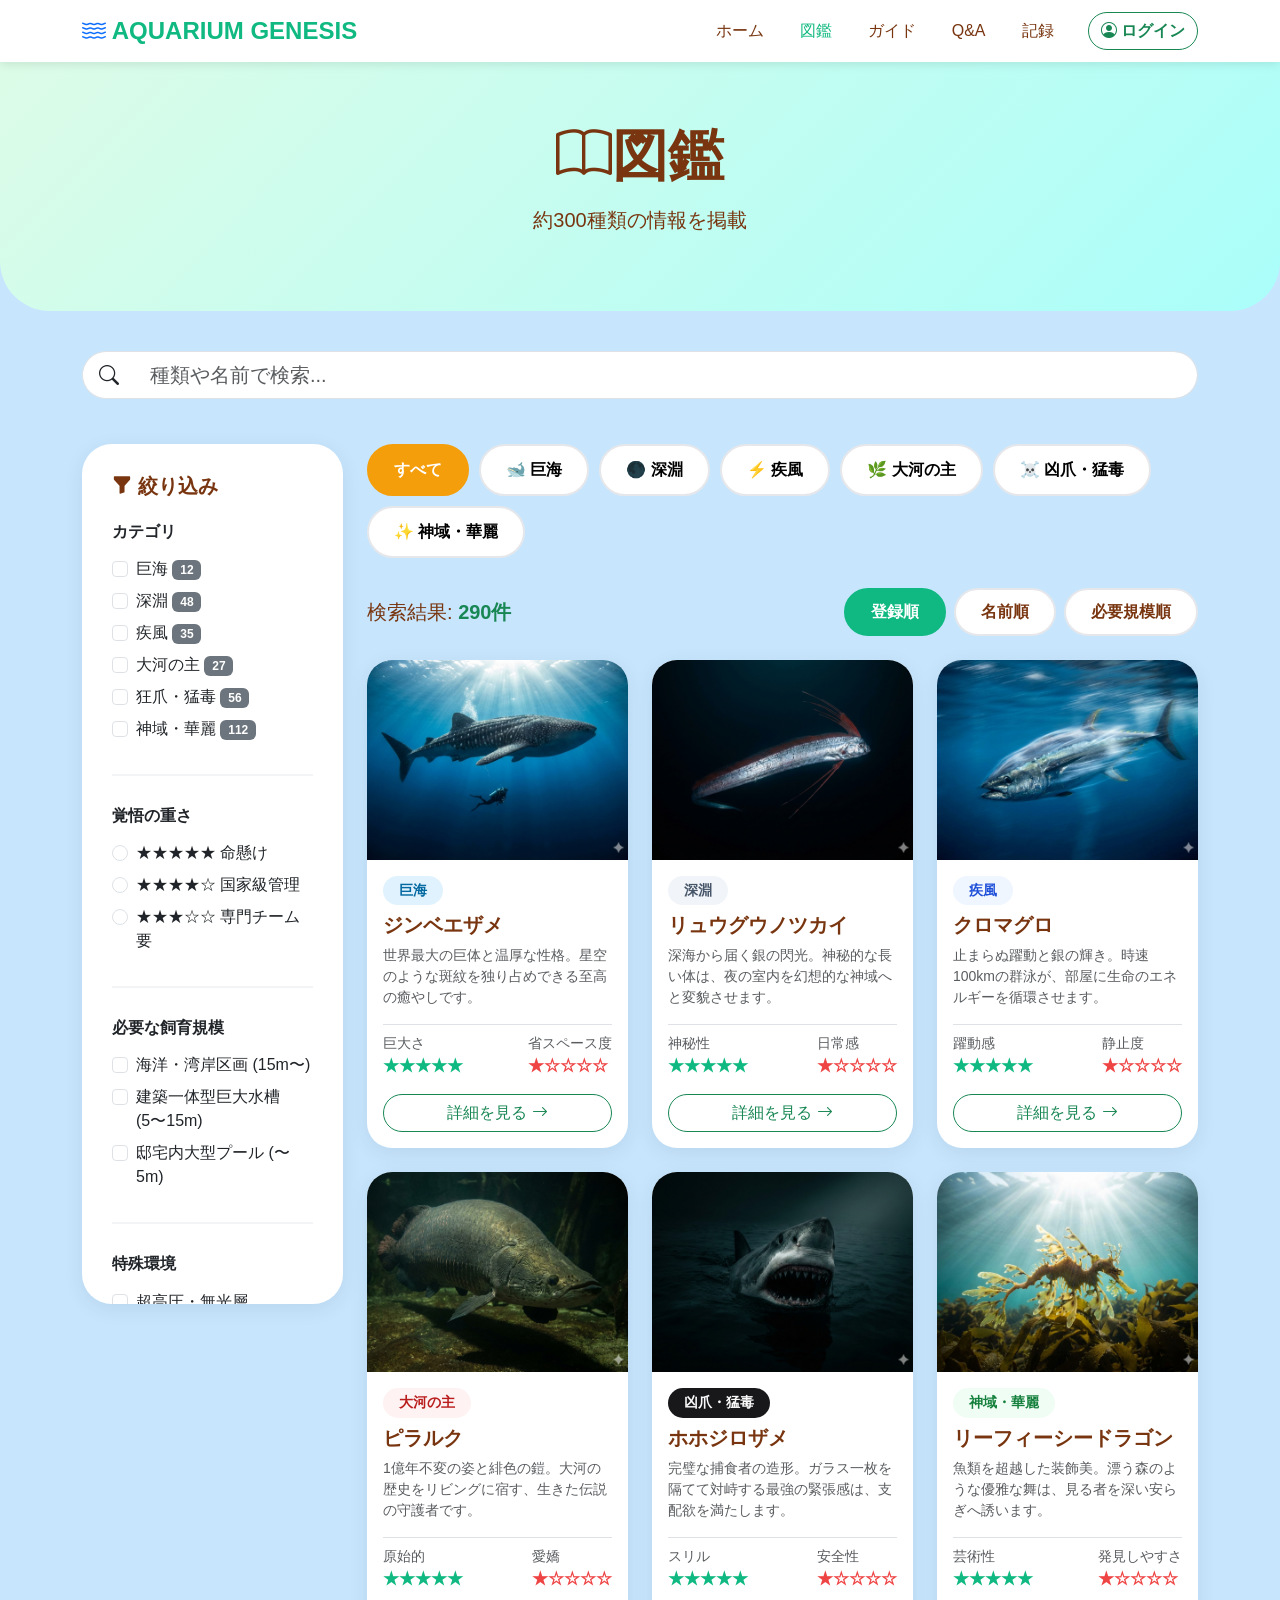
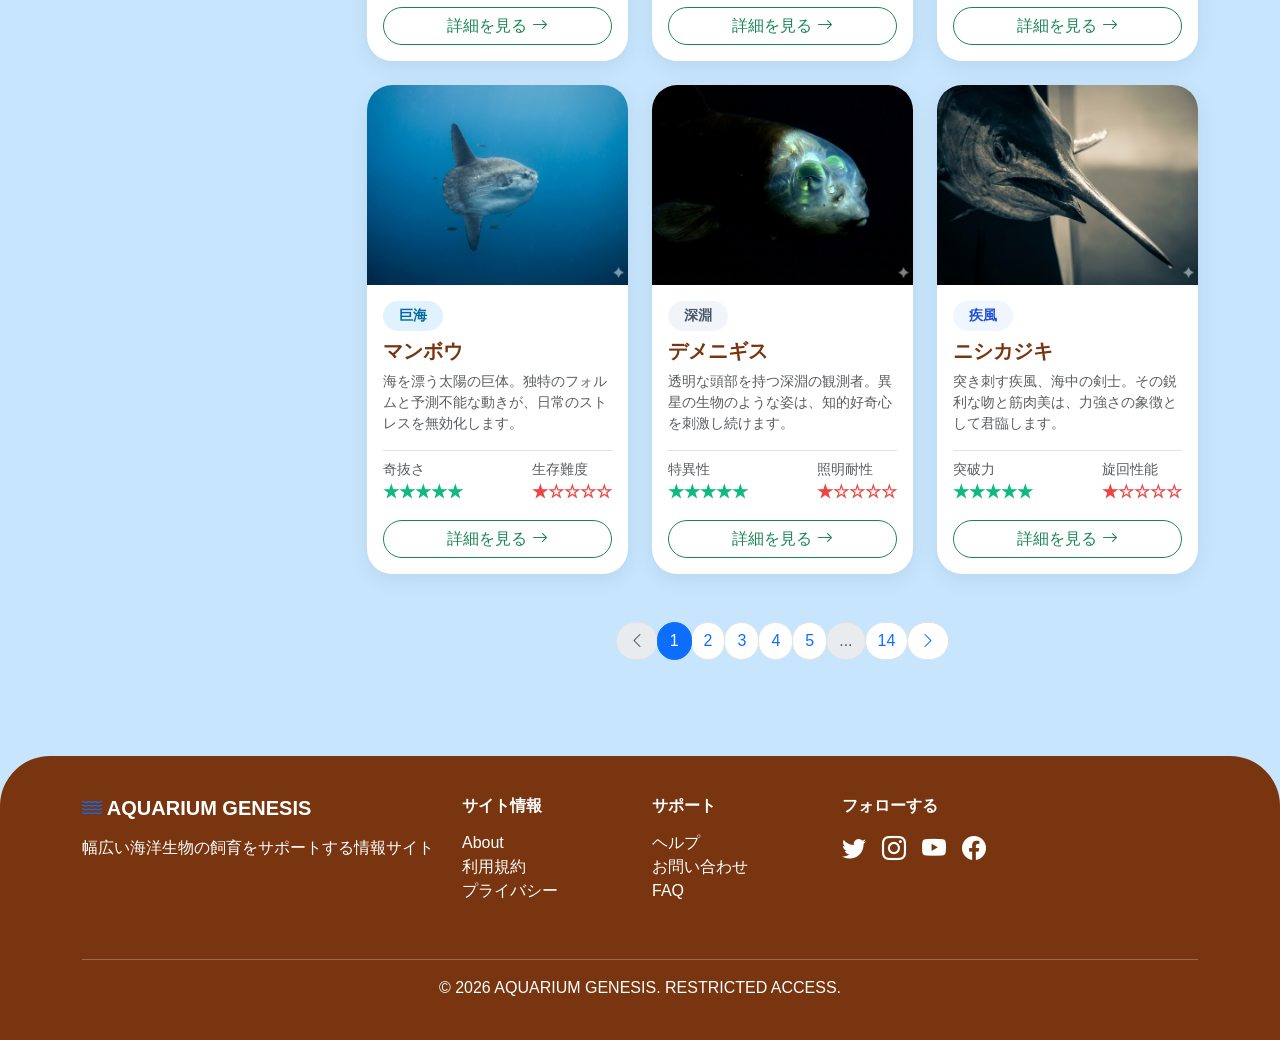
<file: pet-guide-list.html>
<!DOCTYPE html>
<html lang="ja">

<head>
    <meta charset="UTF-8">
    <meta name="viewport" content="width=device-width, initial-scale=1.0">
    <title>図鑑_AQUARIUM GENESIS</title>
    <link rel="icon" href="./img/AQUARIUM_GENESIS_favicon.png" type="image/png">
    <link href="https://cdn.jsdelivr.net/npm/bootstrap@5.3.0/dist/css/bootstrap.min.css" rel="stylesheet">
    <link rel="stylesheet" href="https://cdn.jsdelivr.net/npm/bootstrap-icons@1.11.0/font/bootstrap-icons.css">
    <style>
        .filter-sidebar {
            background: white;
            border-radius: 30px;
            padding: 30px;
            box-shadow: 0 5px 20px rgba(0, 0, 0, 0.08);

            /* PC画面（横並び）のときの設定 */
            @media screen and (min-width: 992px) {
                position: sticky;
                top: 60px;

                max-height: calc(100vh - 40px);
                overflow-y: auto;
            }

            /* スマホ・タブレット（縦並び）のときの設定 */
            @media screen and (max-width:991px) {
                margin-bottom: 1rem;
                position: static;
            }
        }

        .sidebar-responsive {

            /* サイドバーが上下表示になったときセクションを横ならべにする */
            @media screen and (max-width:991px) {
                display: flex;
                flex-wrap: wrap;
            }
        }

        .filter-section {
            margin-bottom: 30px;
            padding-bottom: 25px;
            border-bottom: 2px solid #f3f4f6;

            @media screen and (max-width:991px) {
                min-width: 170px;
                margin-right: auto;
            }
        }

        .filter-section:last-child {
            border-bottom: none;
        }

        /* AI使用箇所 */
        /* サイドバーのスクロールバーをカスタマイズ */
        .filter-sidebar::-webkit-scrollbar {
            width: 6px;
        }

        .filter-sidebar::-webkit-scrollbar-track {
            background: transparent;
        }

        .filter-sidebar::-webkit-scrollbar-thumb {
            background-color: rgba(0, 0, 0, 0.2);
            border-radius: 20px;
        }


        .form-check-input:checked {
            background-color: var(--primary-color);
            border-color: var(--primary-color);
        }

        .pet-card {
            background: white;
            border-radius: 25px;
            overflow: hidden;
            box-shadow: 0 5px 20px rgba(0, 0, 0, 0.08);
            transition: all 0.3s ease;
            height: 100%;
        }

        .pet-card:hover {
            transform: translateY(-10px);
            box-shadow: 0 15px 35px rgba(0, 0, 0, 0.15);
        }

        .pet-img {
            width: 100%;
            height: 200px;
            object-fit: cover;
        }

        .difficulty-badge {
            padding: 8px 16px;
            border-radius: 50px;
            font-weight: bold;
            font-size: 0.85rem;
        }

        .sort-btn {
            background: white;
            border: 2px solid #e5e7eb;
            border-radius: 50px;
            padding: 10px 25px;
            font-weight: 600;
            color: var(--brown-color);
            transition: all 0.2s ease;
        }

        .sort-btn:hover,
        .sort-btn.active {
            background: var(--primary-color);
            color: white;
            border-color: var(--primary-color);
        }

        .category-filter {
            display: flex;
            flex-wrap: wrap;
            gap: 10px;
            margin-bottom: 30px;
        }

        .category-btn {
            padding: 12px 25px;
            border-radius: 50px;
            border: 2px solid #e5e7eb;
            background: white;
            font-weight: 600;
            cursor: pointer;
            transition: all 0.2s ease;
        }

        .category-btn:hover,
        .category-btn.active {
            background: var(--secondary-color);
            color: white;
            border-color: var(--secondary-color);
        }
    </style>
    <link rel="stylesheet" href="./style.css">
</head>

<body>
    <!-- ナビゲーションバー -->
    <nav class="navbar navbar-expand-lg sticky-top">
        <div class="container">
            <a class="navbar-brand" href="./index.html">
                <i class="bi bi-water text-primary"></i> AQUARIUM GENESIS
            </a>
            <button class="navbar-toggler" type="button" data-bs-toggle="collapse" data-bs-target="#navbarNav">
                <span class="navbar-toggler-icon"></span>
            </button>
            <div class="collapse navbar-collapse" id="navbarNav">
                <ul class="navbar-nav ms-auto">
                    <li class="nav-item">
                        <a class="nav-link" href="./index.html">ホーム</a>
                    </li>
                    <li class="nav-item">
                        <a class="nav-link active" href="#">図鑑</a>
                    </li>
                    <li class="nav-item">
                        <a class="nav-link" href="./pet-care-guide.html">ガイド</a>
                    </li>
                    <li class="nav-item">
                        <a class="nav-link" href="./pet-guide-qa.html">Q&A</a>
                    </li>
                    <li class="nav-item">
                        <a class="nav-link" href="./pet-guide-record.html">記録</a>
                    </li>
                </ul>
                <a href="./pet-login-page.html">
                    <button class="btn btn-outline-success ms-3 rounded-pill fw-bold">
                        <i class="bi bi-person-circle"></i> ログイン
                    </button>
                </a>
            </div>
        </div>
    </nav>

    <!-- ページヘッダー -->
    <div class="page-header">
        <div class="container">
            <div class="text-center">
                <h1 class="display-4 fw-bold mb-3" style="color: var(--brown-color);">
                    <i class="bi bi-book"></i>図鑑
                </h1>
                <p class="lead" style="color: #78350f;">約300種類の情報を掲載</p>
            </div>
        </div>
    </div>

    <div class="container">
        <div class="input-group input-group-lg" style="margin-bottom:4% ;">
            <span class="input-group-text bg-white border-end-0 rounded-start-pill">
                <i class="bi bi-search"></i>
            </span>
            <input type="text" class="form-control border-start-0 rounded-end-pill" placeholder="種類や名前で検索...">
        </div>
        <div class="row">
            <!-- フィルターサイドバー -->
            <div class="col-lg-3">
                <div class="filter-sidebar">
                    <h5 class="fw-bold mb-4" style="color: var(--brown-color);">
                        <i class="bi bi-funnel-fill"></i> 絞り込み
                    </h5>
                    <div class="sidebar-responsive">
                        <!-- カテゴリ -->
                        <div class="filter-section">
                            <h6 class="fw-bold mb-3">カテゴリ</h6>
                            <div class="form-check mb-2">
                                <!-- 初期状態は絞込なしに変更 -->
                                <input class="form-check-input" type="checkbox" id="cat1">
                                <label class="form-check-label" for="cat1">
                                    巨海 <span class="badge bg-secondary">12</span>
                                </label>
                            </div>
                            <div class="form-check mb-2">
                                <input class="form-check-input" type="checkbox" id="cat2">
                                <label class="form-check-label" for="cat2">
                                    深淵 <span class="badge bg-secondary">48</span>
                                </label>
                            </div>
                            <div class="form-check mb-2">
                                <input class="form-check-input" type="checkbox" id="cat3">
                                <label class="form-check-label" for="cat3">
                                    疾風 <span class="badge bg-secondary">35</span>
                                </label>
                            </div>
                            <div class="form-check mb-2">
                                <input class="form-check-input" type="checkbox" id="cat4">
                                <label class="form-check-label" for="cat4">
                                    大河の主 <span class="badge bg-secondary">27</span>
                                </label>
                            </div>
                            <div class="form-check mb-2">
                                <input class="form-check-input" type="checkbox" id="cat5">
                                <label class="form-check-label" for="cat5">
                                    狂爪・猛毒 <span class="badge bg-secondary">56</span>
                                </label>
                            </div>
                            <div class="form-check mb-2">
                                <input class="form-check-input" type="checkbox" id="cat6">
                                <label class="form-check-label" for="cat6">
                                    神域・華麗 <span class="badge bg-secondary">112</span>
                                </label>
                            </div>
                        </div>

                        <div class="filter-section">
                            <h6 class="fw-bold mb-3">覚悟の重さ</h6>
                            <div class="form-check mb-2">
                                <input class="form-check-input" type="radio" name="diff" id="diff1">
                                <label class="form-check-label" for="diff1">★★★★★ 命懸け</label>
                            </div>
                            <div class="form-check mb-2">
                                <input class="form-check-input" type="radio" name="diff" id="diff2">
                                <label class="form-check-label" for="diff2">★★★★☆ 国家級管理</label>
                            </div>
                            <div class="form-check mb-2">
                                <input class="form-check-input" type="radio" name="diff" id="diff3">
                                <label class="form-check-label" for="diff3">★★★☆☆ 専門チーム要</label>
                            </div>
                        </div>

                        <div class="filter-section">
                            <h6 class="fw-bold mb-3">必要な飼育規模</h6>
                            <div class="form-check mb-2">
                                <input class="form-check-input" type="checkbox" id="size1">
                                <label class="form-check-label" for="size1">海洋・湾岸区画 (15m〜)</label>
                            </div>
                            <div class="form-check mb-2">
                                <input class="form-check-input" type="checkbox" id="size2">
                                <label class="form-check-label" for="size2">建築一体型巨大水槽 (5〜15m)</label>
                            </div>
                            <div class="form-check mb-2">
                                <input class="form-check-input" type="checkbox" id="size3">
                                <label class="form-check-label" for="size3">邸宅内大型プール (〜5m)</label>
                            </div>
                        </div>

                        <div class="filter-section">
                            <h6 class="fw-bold mb-3">特殊環境</h6>
                            <div class="form-check mb-2">
                                <input class="form-check-input" type="checkbox" id="environment1">
                                <label class="form-check-label" for="environment1">超高圧・無光層</label>
                            </div>
                            <div class="form-check mb-2">
                                <input class="form-check-input" type="checkbox" id="environment2">
                                <label class="form-check-label" for="environment2">超高速回遊流</label>
                            </div>
                            <div class="form-check mb-2">
                                <input class="form-check-input" type="checkbox" id="environment3">
                                <label class="form-check-label" for="environment3">熱帯大河偽装環境</label>
                            </div>
                        </div>
                    </div>

                    <button class="btn btn-outline-danger w-100 rounded-pill">
                        <i class="bi bi-x-circle"></i> クリア
                    </button>
                </div>
            </div>

            <!-- ペット一覧 -->
            <div class="col-lg-9">
                <!-- カテゴリクイックフィルター -->
                <div class="category-filter">
                    <button class="category-btn active">すべて</button>
                    <button class="category-btn">🐋 巨海</button>
                    <button class="category-btn">🌑 深淵</button>
                    <button class="category-btn">⚡ 疾風</button>
                    <button class="category-btn">🌿 大河の主</button>
                    <button class="category-btn">☠️ 凶爪・猛毒</button>
                    <button class="category-btn">✨ 神域・華麗</button>
                </div>

                <!-- ソートとカウント -->
                <div class="d-flex justify-content-between align-items-center mb-4">
                    <h5 class="mb-0" style="color: var(--brown-color);">
                        検索結果: <span class="fw-bold text-success">290件</span>
                    </h5>
                    <div class="d-flex gap-2">
                        <button class="sort-btn active">登録順</button>
                        <button class="sort-btn">名前順</button>
                        <button class="sort-btn">必要規模順</button>
                    </div>
                </div>

                <!-- ペットカード -->
                <div class="row g-4">
                    <div class="col-md-6 col-lg-4">
                        <div class="pet-card">
                            <img src="./img/ジンベエザメ_Gemini.png" class="pet-img" alt="ジンベエザメ">
                            <div class="p-3">
                                <span class="badge difficulty-badge"
                                    style="background: #e0f2fe; color: #0369a1;">巨海</span>
                                <h5 class="fw-bold mt-2 mb-2" style="color: var(--brown-color);">ジンベエザメ</h5>
                                <p class="text-muted small mb-3">世界最大の巨体と温厚な性格。星空のような斑紋を独り占めできる至高の癒やしです。</p>
                                <div class="d-flex justify-content-between align-items-center mb-3 border-top pt-2">
                                    <div>
                                        <small class="text-muted d-block">巨大さ</small>
                                        <strong style="color: #10b981;">★★★★★</strong>
                                    </div>
                                    <div>
                                        <small class="text-muted d-block">省スペース度</small>
                                        <strong style="color: #ef4444;">★☆☆☆☆</strong>
                                    </div>
                                </div>
                                <a href="./pet-guide-detail.html">
                                    <button class="btn btn-outline-success w-100 rounded-pill">詳細を見る <i
                                            class="bi bi-arrow-right"></i></button>
                                </a>
                            </div>
                        </div>
                    </div>

                    <div class="col-md-6 col-lg-4">
                        <div class="pet-card">
                            <img src="./img/リュウグウノツカイ_Gemini.png" class="pet-img" alt="リュウグウノツカイ">
                            <div class="p-3">
                                <span class="badge difficulty-badge"
                                    style="background: #f1f5f9; color: #475569;">深淵</span>
                                <h5 class="fw-bold mt-2 mb-2" style="color: var(--brown-color);">リュウグウノツカイ</h5>
                                <p class="text-muted small mb-3">深海から届く銀の閃光。神秘的な長い体は、夜の室内を幻想的な神域へと変貌させます。</p>
                                <div class="d-flex justify-content-between align-items-center mb-3 border-top pt-2">
                                    <div>
                                        <small class="text-muted d-block">神秘性</small>
                                        <strong style="color: #10b981;">★★★★★</strong>
                                    </div>
                                    <div>
                                        <small class="text-muted d-block">日常感</small>
                                        <strong style="color: #ef4444;">★☆☆☆☆</strong>
                                    </div>
                                </div>
                                <button class="btn btn-outline-success w-100 rounded-pill">詳細を見る <i
                                        class="bi bi-arrow-right"></i></button>
                            </div>
                        </div>
                    </div>

                    <div class="col-md-6 col-lg-4">
                        <div class="pet-card">
                            <img src="./img/クロマグロ_Gemini.png" class="pet-img" alt="クロマグロ">
                            <div class="p-3">
                                <span class="badge difficulty-badge"
                                    style="background: #eff6ff; color: #1d4ed8;">疾風</span>
                                <h5 class="fw-bold mt-2 mb-2" style="color: var(--brown-color);">クロマグロ</h5>
                                <p class="text-muted small mb-3">止まらぬ躍動と銀の輝き。時速100kmの群泳が、部屋に生命のエネルギーを循環させます。</p>
                                <div class="d-flex justify-content-between align-items-center mb-3 border-top pt-2">
                                    <div>
                                        <small class="text-muted d-block">躍動感</small>
                                        <strong style="color: #10b981;">★★★★★</strong>
                                    </div>
                                    <div>
                                        <small class="text-muted d-block">静止度</small>
                                        <strong style="color: #ef4444;">★☆☆☆☆</strong>
                                    </div>
                                </div>
                                <button class="btn btn-outline-success w-100 rounded-pill">詳細を見る <i
                                        class="bi bi-arrow-right"></i></button>
                            </div>
                        </div>
                    </div>

                    <div class="col-md-6 col-lg-4">
                        <div class="pet-card">
                            <img src="./img/ピラルク_Genimi.png" class="pet-img" alt="ピラルク">
                            <div class="p-3">
                                <span class="badge difficulty-badge"
                                    style="background: #fef2f2; color: #b91c1c;">大河の主</span>
                                <h5 class="fw-bold mt-2 mb-2" style="color: var(--brown-color);">ピラルク</h5>
                                <p class="text-muted small mb-3">1億年不変の姿と緋色の鎧。大河の歴史をリビングに宿す、生きた伝説の守護者です。</p>
                                <div class="d-flex justify-content-between align-items-center mb-3 border-top pt-2">
                                    <div>
                                        <small class="text-muted d-block">原始的</small>
                                        <strong style="color: #10b981;">★★★★★</strong>
                                    </div>
                                    <div>
                                        <small class="text-muted d-block">愛嬌</small>
                                        <strong style="color: #ef4444;">★☆☆☆☆</strong>
                                    </div>
                                </div>
                                <button class="btn btn-outline-success w-100 rounded-pill">詳細を見る <i
                                        class="bi bi-arrow-right"></i></button>
                            </div>
                        </div>
                    </div>

                    <div class="col-md-6 col-lg-4">
                        <div class="pet-card">
                            <img src="./img/ホホジロザメ_Gemini.png" class="pet-img" alt="ホホジロザメ">
                            <div class="p-3">
                                <span class="badge difficulty-badge"
                                    style="background: #18181b; color: #fafafa;">凶爪・猛毒</span>
                                <h5 class="fw-bold mt-2 mb-2" style="color: var(--brown-color);">ホホジロザメ</h5>
                                <p class="text-muted small mb-3">完璧な捕食者の造形。ガラス一枚を隔てて対峙する最強の緊張感は、支配欲を満たします。</p>
                                <div class="d-flex justify-content-between align-items-center mb-3 border-top pt-2">
                                    <div>
                                        <small class="text-muted d-block">スリル</small>
                                        <strong style="color: #10b981;">★★★★★</strong>
                                    </div>
                                    <div>
                                        <small class="text-muted d-block">安全性</small>
                                        <strong style="color: #ef4444;">★☆☆☆☆</strong>
                                    </div>
                                </div>
                                <button class="btn btn-outline-success w-100 rounded-pill">詳細を見る <i
                                        class="bi bi-arrow-right"></i></button>
                            </div>
                        </div>
                    </div>

                    <div class="col-md-6 col-lg-4">
                        <div class="pet-card">
                            <img src="./img/リーフィーシードラゴン_Gemini.png" class="pet-img" alt="リーフィーシードラゴン">
                            <div class="p-3">
                                <span class="badge difficulty-badge"
                                    style="background: #f0fdf4; color: #15803d;">神域・華麗</span>
                                <h5 class="fw-bold mt-2 mb-2" style="color: var(--brown-color);">リーフィーシードラゴン</h5>
                                <p class="text-muted small mb-3">魚類を超越した装飾美。漂う森のような優雅な舞は、見る者を深い安らぎへ誘います。</p>
                                <div class="d-flex justify-content-between align-items-center mb-3 border-top pt-2">
                                    <div>
                                        <small class="text-muted d-block">芸術性</small>
                                        <strong style="color: #10b981;">★★★★★</strong>
                                    </div>
                                    <div>
                                        <small class="text-muted d-block">発見しやすさ</small>
                                        <strong style="color: #ef4444;">★☆☆☆☆</strong>
                                    </div>
                                </div>
                                <button class="btn btn-outline-success w-100 rounded-pill">詳細を見る <i
                                        class="bi bi-arrow-right"></i></button>
                            </div>
                        </div>
                    </div>

                    <div class="col-md-6 col-lg-4">
                        <div class="pet-card">
                            <img src="./img/マンボウ_Gemini.png" class="pet-img" alt="マンボウ">
                            <div class="p-3">
                                <span class="badge difficulty-badge"
                                    style="background: #e0f2fe; color: #0369a1;">巨海</span>
                                <h5 class="fw-bold mt-2 mb-2" style="color: var(--brown-color);">マンボウ</h5>
                                <p class="text-muted small mb-3">海を漂う太陽の巨体。独特のフォルムと予測不能な動きが、日常のストレスを無効化します。</p>
                                <div class="d-flex justify-content-between align-items-center mb-3 border-top pt-2">
                                    <div>
                                        <small class="text-muted d-block">奇抜さ</small>
                                        <strong style="color: #10b981;">★★★★★</strong>
                                    </div>
                                    <div>
                                        <small class="text-muted d-block">生存難度</small>
                                        <strong style="color: #ef4444;">★☆☆☆☆</strong>
                                    </div>
                                </div>
                                <button class="btn btn-outline-success w-100 rounded-pill">詳細を見る <i
                                        class="bi bi-arrow-right"></i></button>
                            </div>
                        </div>
                    </div>

                    <div class="col-md-6 col-lg-4">
                        <div class="pet-card">
                            <img src="./img/デメニギス_Gemini.png" class="pet-img" alt="デメニギス">
                            <div class="p-3">
                                <span class="badge difficulty-badge"
                                    style="background: #f1f5f9; color: #475569;">深淵</span>
                                <h5 class="fw-bold mt-2 mb-2" style="color: var(--brown-color);">デメニギス</h5>
                                <p class="text-muted small mb-3">透明な頭部を持つ深淵の観測者。異星の生物のような姿は、知的好奇心を刺激し続けます。</p>
                                <div class="d-flex justify-content-between align-items-center mb-3 border-top pt-2">
                                    <div>
                                        <small class="text-muted d-block">特異性</small>
                                        <strong style="color: #10b981;">★★★★★</strong>
                                    </div>
                                    <div>
                                        <small class="text-muted d-block">照明耐性</small>
                                        <strong style="color: #ef4444;">★☆☆☆☆</strong>
                                    </div>
                                </div>
                                <button class="btn btn-outline-success w-100 rounded-pill">詳細を見る <i
                                        class="bi bi-arrow-right"></i></button>
                            </div>
                        </div>
                    </div>

                    <div class="col-md-6 col-lg-4">
                        <div class="pet-card">
                            <img src="./img/ニシカジキ_Gemini.png" class="pet-img" alt="ニシカジキ">
                            <div class="p-3">
                                <span class="badge difficulty-badge"
                                    style="background: #eff6ff; color: #1d4ed8;">疾風</span>
                                <h5 class="fw-bold mt-2 mb-2" style="color: var(--brown-color);">ニシカジキ</h5>
                                <p class="text-muted small mb-3">突き刺す疾風、海中の剣士。その鋭利な吻と筋肉美は、力強さの象徴として君臨します。</p>
                                <div class="d-flex justify-content-between align-items-center mb-3 border-top pt-2">
                                    <div>
                                        <small class="text-muted d-block">突破力</small>
                                        <strong style="color: #10b981;">★★★★★</strong>
                                    </div>
                                    <div>
                                        <small class="text-muted d-block">旋回性能</small>
                                        <strong style="color: #ef4444;">★☆☆☆☆</strong>
                                    </div>
                                </div>
                                <button class="btn btn-outline-success w-100 rounded-pill">詳細を見る <i
                                        class="bi bi-arrow-right"></i></button>
                            </div>
                        </div>
                    </div>
                </div>

                <!-- ページネーション -->
                <nav aria-label="ページネーション" class="mt-5">
                    <ul class="pagination justify-content-center">
                        <li class="page-item disabled">
                            <a class="page-link rounded-pill" href="#"><i class="bi bi-chevron-left"></i></a>
                        </li>
                        <li class="page-item active"><a class="page-link rounded-pill" href="#">1</a></li>
                        <li class="page-item"><a class="page-link rounded-pill" href="#">2</a></li>
                        <li class="page-item"><a class="page-link rounded-pill" href="#">3</a></li>
                        <li class="page-item"><a class="page-link rounded-pill" href="#">4</a></li>
                        <li class="page-item"><a class="page-link rounded-pill" href="#">5</a></li>
                        <li class="page-item disabled"><a class="page-link rounded-pill" href="#">...</a></li>
                        <li class="page-item"><a class="page-link rounded-pill" href="#">14</a></li>
                        <li class="page-item">
                            <a class="page-link rounded-pill" href="#"><i class="bi bi-chevron-right"></i></a>
                        </li>
                    </ul>
                </nav>
            </div>
        </div>
    </div>

    <!-- フッター -->
    <footer>
        <div class="container">
            <div class="row">
                <div class="col-md-4 mb-4">
                    <h5 class="fw-bold mb-3">
                        <i class="bi bi-water text-primary"></i> AQUARIUM GENESIS
                    </h5>
                    <p>幅広い海洋生物の飼育をサポートする情報サイト</p>
                </div>
                <div class="col-md-2 mb-4">
                    <h6 class="fw-bold mb-3">サイト情報</h6>
                    <ul class="list-unstyled"> 
                        <li><a href="#" class="text-white text-decoration-none">About</a></li>
                        <li><a href="#" class="text-white text-decoration-none">利用規約</a></li>
                        <li><a href="#" class="text-white text-decoration-none">プライバシー</a></li>
                    </ul>
                </div>
                <div class="col-md-2 mb-4">
                    <h6 class="fw-bold mb-3">サポート</h6>
                    <ul class="list-unstyled">
                        <li><a href="#" class="text-white text-decoration-none">ヘルプ</a></li>
                        <li><a href="#" class="text-white text-decoration-none">お問い合わせ</a></li>
                        <li><a href="#" class="text-white text-decoration-none">FAQ</a></li>
                    </ul>
                </div>
                <div class="col-md-4 mb-4">
                    <h6 class="fw-bold mb-3">フォローする</h6>
                    <div class="d-flex gap-3">
                        <a href="#" class="text-white fs-4"><i class="bi bi-twitter"></i></a>
                        <a href="#" class="text-white fs-4"><i class="bi bi-instagram"></i></a>
                        <a href="#" class="text-white fs-4"><i class="bi bi-youtube"></i></a>
                        <a href="#" class="text-white fs-4"><i class="bi bi-facebook"></i></a>
                    </div>
                </div>
            </div>
            <hr class="border-light">
            <p class="text-center mb-0">&copy; 2026 AQUARIUM GENESIS. RESTRICTED ACCESS.</p>
        </div>
    </footer>

    <script src="https://cdn.jsdelivr.net/npm/bootstrap@5.3.0/dist/js/bootstrap.bundle.min.js"></script>
</body>

</html>
</file>
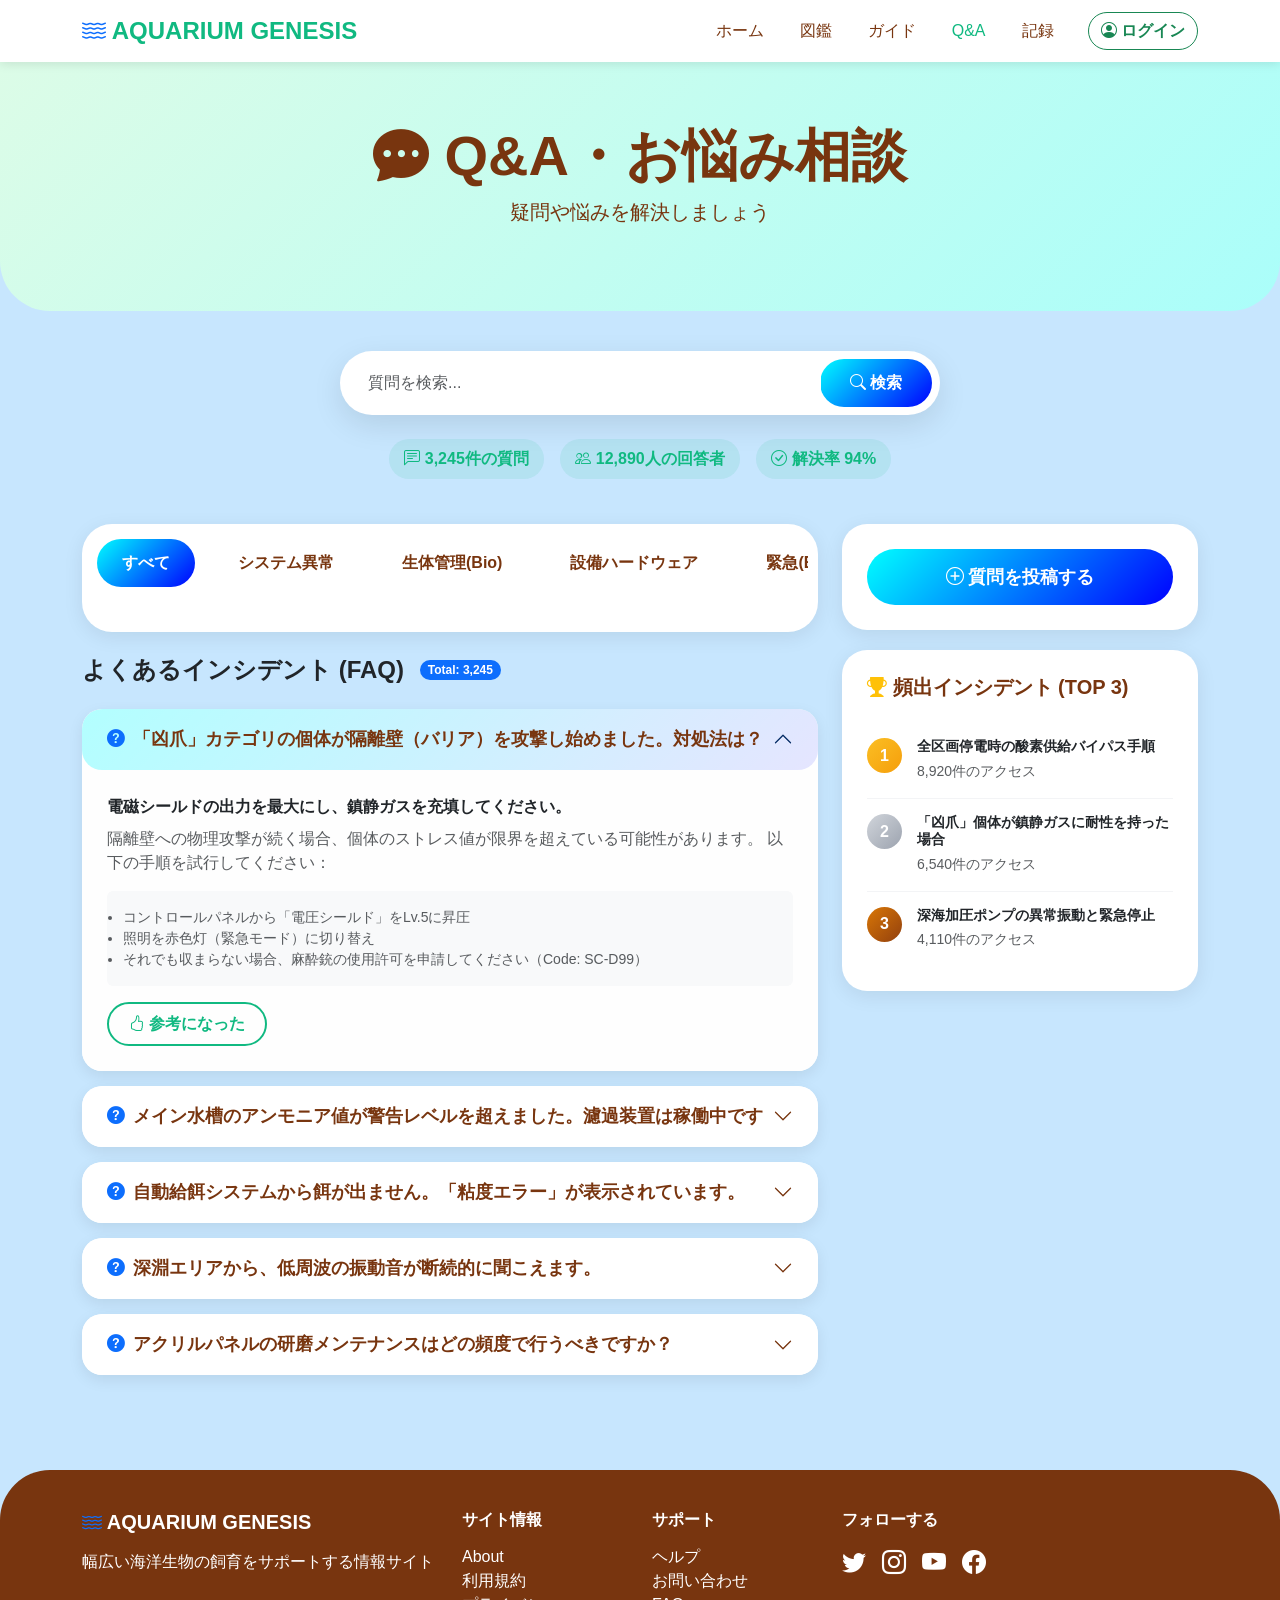
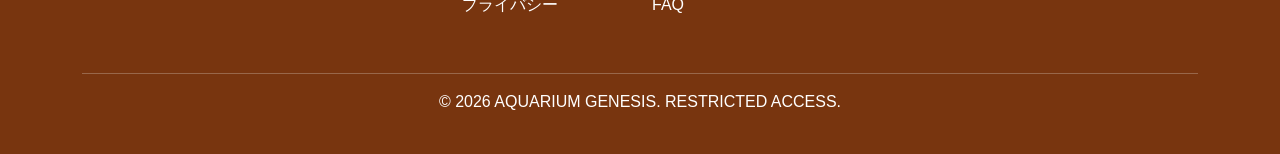
<file: pet-guide-qa.html>
<!DOCTYPE html>
<html lang="ja">

<head>
    <meta charset="UTF-8">
    <meta name="viewport" content="width=device-width, initial-scale=1.0">
    <title>Q&A_AQUARIUM GENESIS</title>
    <link rel="icon" href="./img/AQUARIUM_GENESIS_favicon.png" type="image/png">
    <link href="https://cdn.jsdelivr.net/npm/bootstrap@5.3.0/dist/css/bootstrap.min.css" rel="stylesheet">
    <link rel="stylesheet" href="https://cdn.jsdelivr.net/npm/bootstrap-icons@1.11.0/font/bootstrap-icons.css">
    <style>
        .search-box {
            background: white;
            border-radius: 50px;
            box-shadow: 0 10px 30px rgba(0, 0, 0, 0.1);
            padding: 8px;
            max-width: 600px;
            margin: 0 auto;
        }

        .search-box input {
            border: none;
            padding: 12px 20px;
            border-radius: 50px;
            width: 100%;
        }

        .search-box input:focus {
            outline: none;
        }

        .search-box button {
            background: linear-gradient(135deg, aqua, blue);
            border: none;
            color: white;
            padding: 12px 30px;
            border-radius: 50px !important;
            font-weight: bold;
        }

        .category-tabs {
            background: white;
            border-radius: 30px;
            padding: 10px;
            box-shadow: 0 5px 20px rgba(0, 0, 0, 0.08);
            margin-bottom: 30px;
        }

        .category-tabs .nav-link {
            border-radius: 25px;
            padding: 12px 25px;
            color: var(--brown-color);
            font-weight: 600;
            margin: 5px;
            transition: all 0.3s ease;
        }

        .category-tabs .nav-link:hover {
            background-color: rgba(16, 185, 129, 0.1);
        }

        .category-tabs .nav-link.active {
            background: linear-gradient(135deg, aqua, blue);
            color: white !important;
        }

        .accordion-item {
            background: white;
            border: none;
            border-radius: 20px !important;
            margin-bottom: 15px;
            overflow: hidden;
            box-shadow: 0 5px 15px rgba(0, 0, 0, 0.08);
        }

        .accordion-button {
            background-color: white;
            color: var(--brown-color);
            font-weight: 600;
            font-size: 1.1rem;
            padding: 20px 25px;
            border-radius: 20px !important;
        }

        .accordion-button:not(.collapsed) {
            background: linear-gradient(135deg, rgba(0, 255, 255, 0.3), rgba(0, 0, 255, 0.1));
            color: var(--brown-color);
            box-shadow: none;
        }

        .accordion-button:focus {
            box-shadow: none;
            border: none;
        }

        .accordion-button::after {
            background-image: url("data:image/svg+xml,%3csvg xmlns='http://www.w3.org/2000/svg' viewBox='0 0 16 16' fill='%2378350f'%3e%3cpath fill-rule='evenodd' d='M1.646 4.646a.5.5 0 0 1 .708 0L8 10.293l5.646-5.647a.5.5 0 0 1 .708.708l-6 6a.5.5 0 0 1-.708 0l-6-6a.5.5 0 0 1 0-.708z'/%3e%3c/svg%3e");
        }

        .accordion-body {
            padding: 25px;
            background-color: #fefefe;
        }

        .question-meta {
            display: flex;
            gap: 15px;
            margin-top: 15px;
            flex-wrap: wrap;
        }

        .meta-item {
            display: flex;
            align-items: center;
            gap: 5px;
            color: #6b7280;
            font-size: 0.9rem;
        }

        .badge-category {
            background: var(--secondary-color);
            color: white;
            padding: 5px 15px;
            border-radius: 50px;
            font-size: 0.85rem;
            font-weight: 600;
        }

        .sidebar-card {
            background: white;
            border-radius: 25px;
            padding: 25px;
            box-shadow: 0 5px 20px rgba(0, 0, 0, 0.08);
            margin-bottom: 20px;
        }

        .ranking-item {
            display: flex;
            align-items: start;
            padding: 15px 0;
            border-bottom: 1px solid #f3f4f6;
        }

        .ranking-item:last-child {
            border-bottom: none;
        }

        .ranking-number {
            width: 35px;
            height: 35px;
            background: linear-gradient(135deg, aqua, blue);
            border-radius: 50%;
            display: flex;
            align-items: center;
            justify-content: center;
            color: white;
            font-weight: bold;
            flex-shrink: 0;
            margin-right: 15px;
        }

        .ranking-number.gold {
            background: linear-gradient(135deg, #fbbf24, #f59e0b);
        }

        .ranking-number.silver {
            background: linear-gradient(135deg, #d1d5db, #9ca3af);
        }

        .ranking-number.bronze {
            background: linear-gradient(135deg, #d97706, #92400e);
        }

        .btn-post-question {
            background: linear-gradient(135deg, aqua, blue);
            border: none;
            color: white;
            padding: 15px 40px;
            border-radius: 50px;
            font-weight: bold;
            font-size: 1.1rem;
            width: 100%;
            transition: all 0.3s ease;
        }

        .btn-post-question:hover {
            transform: translateY(-3px);
            box-shadow: 0 10px 25px rgba(16, 185, 129, 0.3);
        }

        .stats-badge {
            display: inline-flex;
            align-items: center;
            gap: 5px;
            background: rgba(16, 185, 129, 0.1);
            color: var(--primary-color);
            padding: 8px 15px;
            border-radius: 50px;
            font-weight: 600;
        }

        .answer-highlight {
            background-color: #f0fdf4;
            border-left: 4px solid var(--primary-color);
            padding: 15px;
            border-radius: 10px;
            margin-top: 15px;
        }

        .helpful-btn {
            background-color: transparent;
            border: 2px solid var(--primary-color);
            color: var(--primary-color);
            padding: 8px 20px;
            border-radius: 50px;
            font-weight: 600;
            transition: all 0.3s ease;
        }

        .helpful-btn:hover {
            background-color: var(--primary-color);
            color: white;
        }

        .overflow-x-auto::-webkit-scrollbar {
            height: 4px;
            /* バーを細く */
        }

        .overflow-x-auto::-webkit-scrollbar-thumb {
            background: #ccc;
            /* バーの色 */
            border-radius: 4px;
        }

        .overflow-x-auto::-webkit-scrollbar-track {
            background: transparent;
        }
    </style>
    <link rel="stylesheet" href="./style.css">
</head>

<body>
    <nav class="navbar navbar-expand-lg sticky-top">
        <div class="container">
            <a class="navbar-brand" href="/index.html">
                <i class="bi bi-water text-primary"></i> AQUARIUM GENESIS
            </a>
            <button class="navbar-toggler" type="button" data-bs-toggle="collapse" data-bs-target="#navbarNav">
                <span class="navbar-toggler-icon"></span>
            </button>
            <div class="collapse navbar-collapse" id="navbarNav">
                <ul class="navbar-nav ms-auto">
                    <li class="nav-item"><a class="nav-link" href="./index.html">ホーム</a></li>
                    <li class="nav-item"><a class="nav-link" href="./pet-guide-list.html">図鑑</a></li>
                    <li class="nav-item"><a class="nav-link" href="./pet-care-guide.html">ガイド</a></li>
                    <li class="nav-item"><a class="nav-link active" href="#">Q&A</a></li>
                    <li class="nav-item"><a class="nav-link" href="./pet-guide-record.html">記録</a></li>
                </ul>
                <a href="./pet-login-page.html">
                    <button class="btn btn-outline-success ms-3 rounded-pill fw-bold">
                        <i class="bi bi-person-circle"></i> ログイン
                    </button>
                </a>
            </div>
        </div>
    </nav>

    <div class="page-header">
        <div class="container">
            <div class="text-center mb-4">
                <h1 class="display-4 fw-bold" style="color: var(--brown-color);">
                    <i class="bi bi-chat-dots-fill"></i> Q&A・お悩み相談
                </h1>
                <p class="lead" style="color: var(--brown-color);">
                    疑問や悩みを解決しましょう
                </p>
            </div>
        </div>
    </div>

    <div class="container">
        <div class="search-box">
            <div class="input-group">
                <input type="text" class="form-control" placeholder="質問を検索...">
                <button type="button"><i class="bi bi-search"></i> 検索</button>
            </div>
        </div>

        <div class="text-center mt-4" style="margin-bottom: 4%;">
            <div class="d-flex justify-content-center gap-3 flex-wrap">
                <span class="stats-badge"><i class="bi bi-chat-left-text"></i> 3,245件の質問</span>
                <span class="stats-badge"><i class="bi bi-people"></i> 12,890人の回答者</span>
                <span class="stats-badge"><i class="bi bi-check-circle"></i> 解決率 94%</span>
            </div>
        </div>
        <div class="row">
            <div class="col-lg-8">
                <div class="category-tabs overflow-x-auto pb-2 mb-4">
                    <div class="overflow-x-auto pb-2 mb-4">
                        <ul class="nav nav-pills flex-nowrap text-nowrap gap-2" id="categoryTabs" role="tablist">
                            <li class="nav-item" role="presentation">
                                <button class="nav-link active" data-bs-toggle="pill" data-bs-target="#all"
                                    type="button" role="tab">
                                    すべて
                                </button>
                            </li>
                            <li class="nav-item" role="presentation">
                                <button class="nav-link" data-bs-toggle="pill" data-bs-target="#system" type="button"
                                    role="tab">
                                    システム異常
                                </button>
                            </li>
                            <li class="nav-item" role="presentation">
                                <button class="nav-link" data-bs-toggle="pill" data-bs-target="#bio" type="button"
                                    role="tab">
                                    生体管理(Bio)
                                </button>
                            </li>
                            <li class="nav-item" role="presentation">
                                <button class="nav-link" data-bs-toggle="pill" data-bs-target="#hardware" type="button"
                                    role="tab">
                                    設備ハードウェア
                                </button>
                            </li>
                            <li class="nav-item" role="presentation">
                                <button class="nav-link" data-bs-toggle="pill" data-bs-target="#emergency" type="button"
                                    role="tab">
                                    緊急(Emergency)
                                </button>
                            </li>
                            <li class="nav-item" role="presentation">
                                <button class="nav-link" data-bs-toggle="pill" data-bs-target="#security" type="button"
                                    role="tab">
                                    セキュリティ
                                </button>
                            </li>
                        </ul>
                    </div>
                </div>

                <div class="tab-content">
                    <div class="tab-pane fade show active" id="all" role="tabpanel">
                        <div class="accordion" id="faqAccordion">
                            <div class="d-flex align-items-center mb-4">
                                <h4 class="fw-bold mb-0">よくあるインシデント (FAQ)</h4>
                                <span class="badge bg-primary ms-3 rounded-pill">Total: 3,245</span>
                            </div>
                            <div class="accordion-item">
                                <h2 class="accordion-header">
                                    <button class="accordion-button" type="button" data-bs-toggle="collapse"
                                        data-bs-target="#faq1">
                                        <i class="bi bi-question-circle-fill text-primary me-2"></i>
                                        「凶爪」カテゴリの個体が隔離壁（バリア）を攻撃し始めました。対処法は？
                                    </button>
                                </h2>
                                <div id="faq1" class="accordion-collapse collapse show" data-bs-parent="#faqAccordion">
                                    <div class="accordion-body">
                                        <p class="mb-2 fw-bold">電磁シールドの出力を最大にし、鎮静ガスを充填してください。</p>
                                        <p class="text-muted mb-3">
                                            隔離壁への物理攻撃が続く場合、個体のストレス値が限界を超えている可能性があります。
                                            以下の手順を試行してください：
                                        </p>
                                        <ul class="text-muted small bg-light p-3 rounded">
                                            <li>コントロールパネルから「電圧シールド」をLv.5に昇圧</li>
                                            <li>照明を赤色灯（緊急モード）に切り替え</li>
                                            <li>それでも収まらない場合、麻酔銃の使用許可を申請してください（Code: SC-D99）</li>
                                        </ul>
                                        <div class="mt-3">
                                            <button class="helpful-btn">
                                                <i class="bi bi-hand-thumbs-up"></i> 参考になった
                                            </button>
                                        </div>
                                    </div>
                                </div>
                            </div>

                            <div class="accordion-item">
                                <h2 class="accordion-header">
                                    <button class="accordion-button collapsed" type="button" data-bs-toggle="collapse"
                                        data-bs-target="#faq2">
                                        <i class="bi bi-question-circle-fill text-primary me-2"></i>
                                        メイン水槽のアンモニア値が警告レベルを超えました。濾過装置は稼働中です
                                    </button>
                                </h2>
                                <div id="faq2" class="accordion-collapse collapse" data-bs-parent="#faqAccordion">
                                    <div class="accordion-body">
                                        <p class="mb-2 fw-bold">バイオフィルターの飽和が疑われます。緊急換水とバクテリア追加を行ってください。</p>
                                        <p class="text-muted mb-0">
                                            巨大生物の排泄量が濾過能力を一時的に上回った可能性があります。
                                            予備タンクから新鮮な海水300トンを注入し、濃度を希釈してください。
                                            同時に、バクテリア製剤「GENESIS-BIO Type-G」を規定量の2倍投入することを推奨します。
                                        </p>
                                        <div class="mt-3">
                                            <button class="helpful-btn">
                                                <i class="bi bi-hand-thumbs-up"></i> 参考になった
                                            </button>
                                        </div>
                                    </div>
                                </div>
                            </div>

                            <div class="accordion-item">
                                <h2 class="accordion-header">
                                    <button class="accordion-button collapsed" type="button" data-bs-toggle="collapse"
                                        data-bs-target="#faq3">
                                        <i class="bi bi-question-circle-fill text-primary me-2"></i>
                                        自動給餌システムから餌が出ません。「粘度エラー」が表示されています。
                                    </button>
                                </h2>
                                <div id="faq3" class="accordion-collapse collapse" data-bs-parent="#faqAccordion">
                                    <div class="accordion-body">
                                        <p class="mb-2 fw-bold">プランクトンペーストの水分量が不足しています。</p>
                                        <p class="text-muted mb-0">
                                            給餌サイロ内の撹拌機（ミキサー）を確認してください。
                                            ペースト粘度が規定値「4.5」を超えると、配管詰まり防止のため自動停止します。
                                            希釈用バルブを手動で開放し、粘度を下げてからシステムを再起動してください。
                                        </p>
                                        <div class="mt-3">
                                            <button class="helpful-btn">
                                                <i class="bi bi-hand-thumbs-up"></i> 参考になった
                                            </button>
                                        </div>
                                    </div>
                                </div>
                            </div>

                            <div class="accordion-item">
                                <h2 class="accordion-header">
                                    <button class="accordion-button collapsed" type="button" data-bs-toggle="collapse"
                                        data-bs-target="#faq4">
                                        <i class="bi bi-question-circle-fill text-primary me-2"></i>
                                        深淵エリアから、低周波の振動音が断続的に聞こえます。
                                    </button>
                                </h2>
                                <div id="faq4" class="accordion-collapse collapse" data-bs-parent="#faqAccordion">
                                    <div class="accordion-body">
                                        <p class="mb-2 fw-bold">「古代」カテゴリの生物が覚醒状態にある可能性があります。</p>
                                        <p class="text-muted mb-0">
                                            ハイドロフォン（水中マイク）のゲインを上げて、波形を解析してください。
                                            一定のリズムがある場合、求愛行動か威嚇音です。
                                            共鳴によりアクリル壁に負荷がかかる場合は、音響相殺装置（アンチノイズ）を起動してください。
                                        </p>
                                        <div class="mt-3">
                                            <button class="helpful-btn">
                                                <i class="bi bi-hand-thumbs-up"></i> 参考になった
                                            </button>
                                        </div>
                                    </div>
                                </div>
                            </div>

                            <div class="accordion-item">
                                <h2 class="accordion-header">
                                    <button class="accordion-button collapsed" type="button" data-bs-toggle="collapse"
                                        data-bs-target="#faq5">
                                        <i class="bi bi-question-circle-fill text-primary me-2"></i>
                                        アクリルパネルの研磨メンテナンスはどの頻度で行うべきですか？
                                    </button>
                                </h2>
                                <div id="faq5" class="accordion-collapse collapse" data-bs-parent="#faqAccordion">
                                    <div class="accordion-body">
                                        <p class="mb-2 fw-bold">自動清掃ロボットは毎日、有人点検は週1回が規定です。</p>
                                        <p class="text-muted mb-0">
                                            内面の藻類除去は自走式ロボットが行いますが、深さ20m以上の高圧エリアでは
                                            微細なクラックを目視確認するため、毎週火曜日にテクニカルダイバーによる潜水点検が義務付けられています。
                                            厚さが600mmを下回った箇所がある場合、補強リペアを申請してください。
                                        </p>
                                        <div class="mt-3">
                                            <button class="helpful-btn">
                                                <i class="bi bi-hand-thumbs-up"></i> 参考になった
                                            </button>
                                        </div>
                                    </div>
                                </div>
                            </div>
                        </div>
                    </div>
                </div>
            </div>

            <div class="col-lg-4">
                <div class="sidebar-card">
                    <a href="./pet-post-qa.html">
                        <button class="btn btn-post-question">
                            <i class="bi bi-plus-circle"></i> 質問を投稿する
                        </button>
                    </a>
                </div>

                <div class="sidebar-card">
                    <h5 class="fw-bold mb-4" style="color: var(--brown-color);">
                        <i class="bi bi-trophy-fill text-warning"></i> 頻出インシデント (TOP 3)
                    </h5>
                    <div class="ranking-item">
                        <div class="ranking-number gold">1</div>
                        <div>
                            <h6 class="fw-bold mb-1 small">全区画停電時の酸素供給バイパス手順</h6>
                            <small class="text-muted">8,920件のアクセス</small>
                        </div>
                    </div>
                    <div class="ranking-item">
                        <div class="ranking-number silver">2</div>
                        <div>
                            <h6 class="fw-bold mb-1 small">「凶爪」個体が鎮静ガスに耐性を持った場合</h6>
                            <small class="text-muted">6,540件のアクセス</small>
                        </div>
                    </div>
                    <div class="ranking-item">
                        <div class="ranking-number bronze">3</div>
                        <div>
                            <h6 class="fw-bold mb-1 small">深海加圧ポンプの異常振動と緊急停止</h6>
                            <small class="text-muted">4,110件のアクセス</small>
                        </div>
                    </div>
                </div>
            </div>
        </div>
    </div>

    <footer>
        <div class="container">
            <div class="row">
                <div class="col-md-4 mb-4">
                    <h5 class="fw-bold mb-3">
                        <i class="bi bi-water text-primary"></i> AQUARIUM GENESIS
                    </h5>
                    <p>幅広い海洋生物の飼育をサポートする情報サイト</p>
                </div>
                <div class="col-md-2 mb-4">
                    <h6 class="fw-bold mb-3">サイト情報</h6>
                    <ul class="list-unstyled">
                        <li><a href="#" class="text-white text-decoration-none">About</a></li>
                        <li><a href="#" class="text-white text-decoration-none">利用規約</a></li>
                        <li><a href="#" class="text-white text-decoration-none">プライバシー</a></li>
                    </ul>
                </div>
                <div class="col-md-2 mb-4">
                    <h6 class="fw-bold mb-3">サポート</h6>
                    <ul class="list-unstyled">
                        <li><a href="#" class="text-white text-decoration-none">ヘルプ</a></li>
                        <li><a href="#" class="text-white text-decoration-none">お問い合わせ</a></li>
                        <li><a href="#" class="text-white text-decoration-none">FAQ</a></li>
                    </ul>
                </div>
                <div class="col-md-4 mb-4">
                    <h6 class="fw-bold mb-3">フォローする</h6>
                    <div class="d-flex gap-3">
                        <a href="#" class="text-white fs-4"><i class="bi bi-twitter"></i></a>
                        <a href="#" class="text-white fs-4"><i class="bi bi-instagram"></i></a>
                        <a href="#" class="text-white fs-4"><i class="bi bi-youtube"></i></a>
                        <a href="#" class="text-white fs-4"><i class="bi bi-facebook"></i></a>
                    </div>
                </div>
            </div>
            <hr class="border-light">
            <p class="text-center mb-0">&copy; 2026 AQUARIUM GENESIS. RESTRICTED ACCESS.</p>
        </div>
    </footer>

    <script src="https://cdn.jsdelivr.net/npm/bootstrap@5.3.0/dist/js/bootstrap.bundle.min.js"></script>
    <script>
        document.querySelectorAll('.helpful-btn').forEach(button => {
            button.addEventListener('click', function () {
                if (this.innerHTML.includes('参考になった')) {
                    this.innerHTML = '<i class="bi bi-hand-thumbs-up-fill"></i> 参考になりました';
                    this.style.background = 'var(--primary-color)';
                    this.style.color = 'white';
                } else {
                    this.innerHTML = '<i class="bi bi-hand-thumbs-up"></i> 参考になった';
                    this.style.background = 'transparent';
                    this.style.color = 'var(--primary-color)';
                }
            });
        });
    </script>
</body>

</html>
</file>
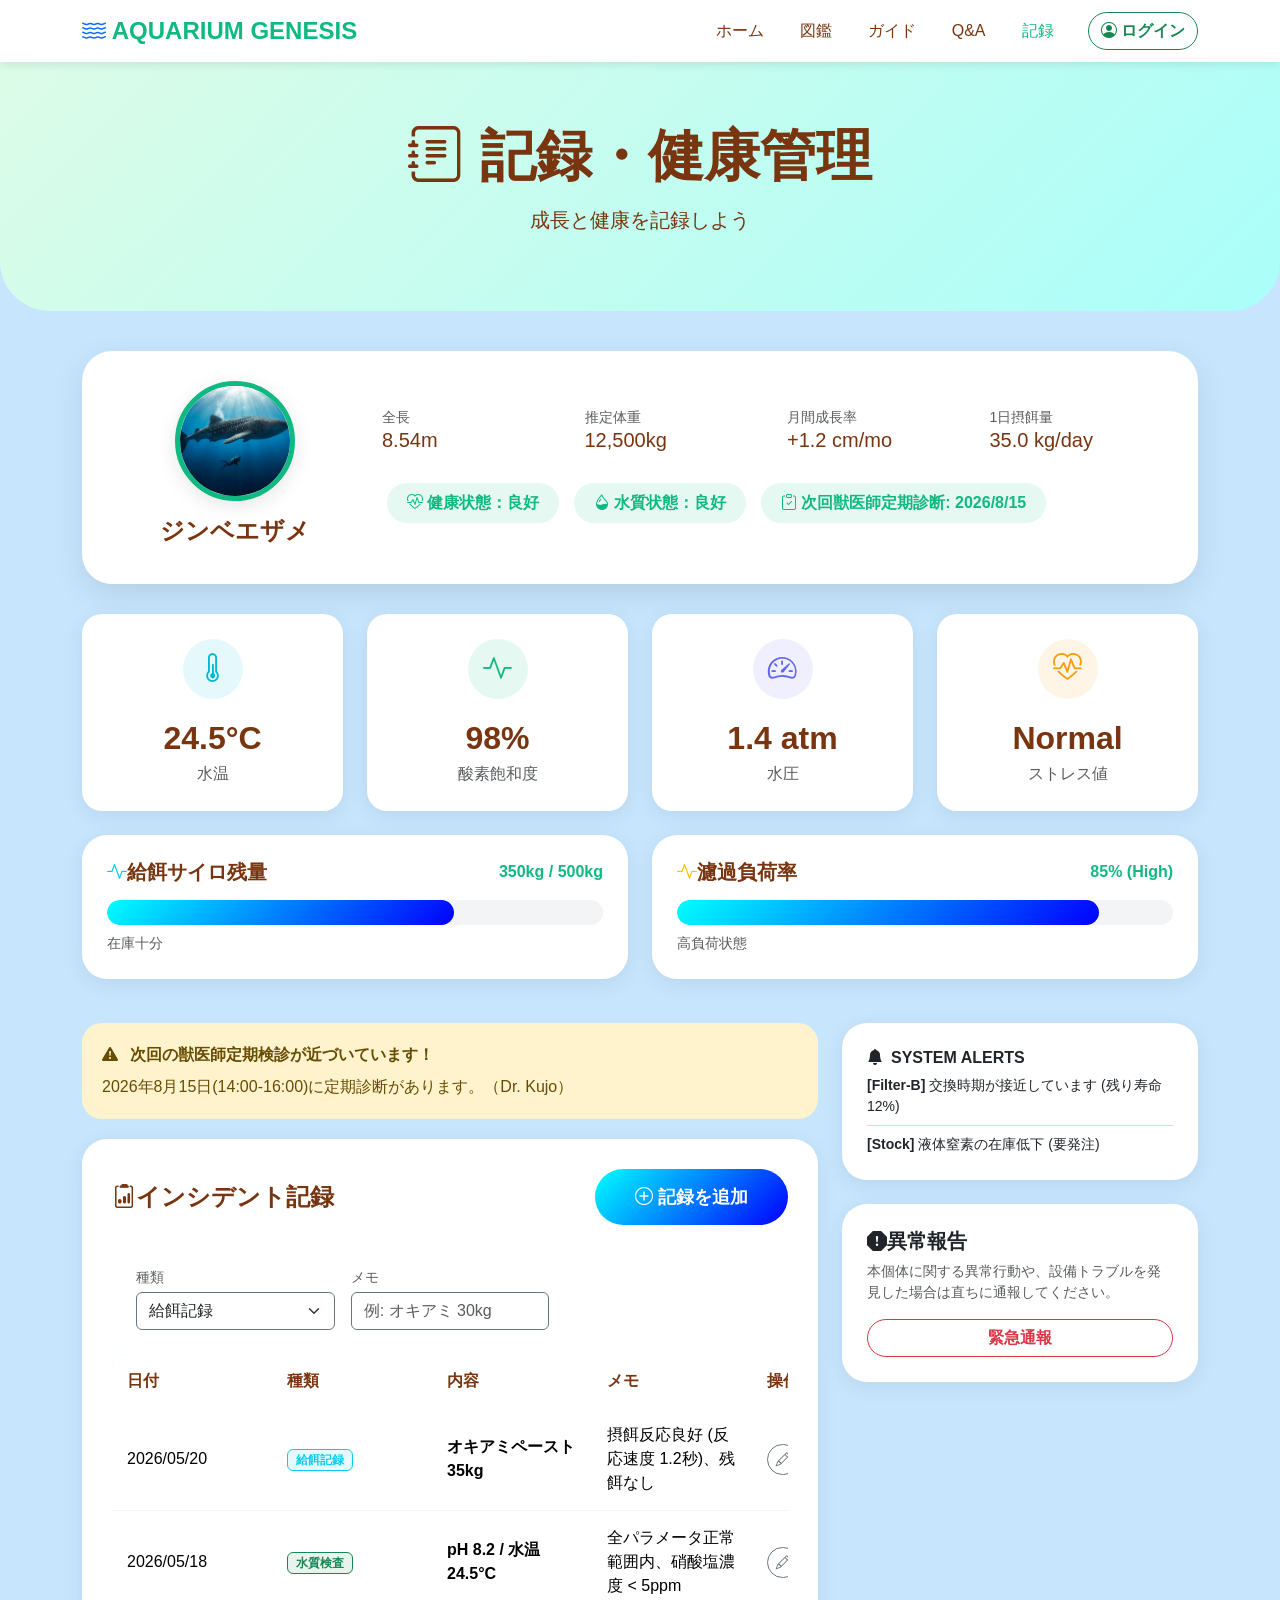
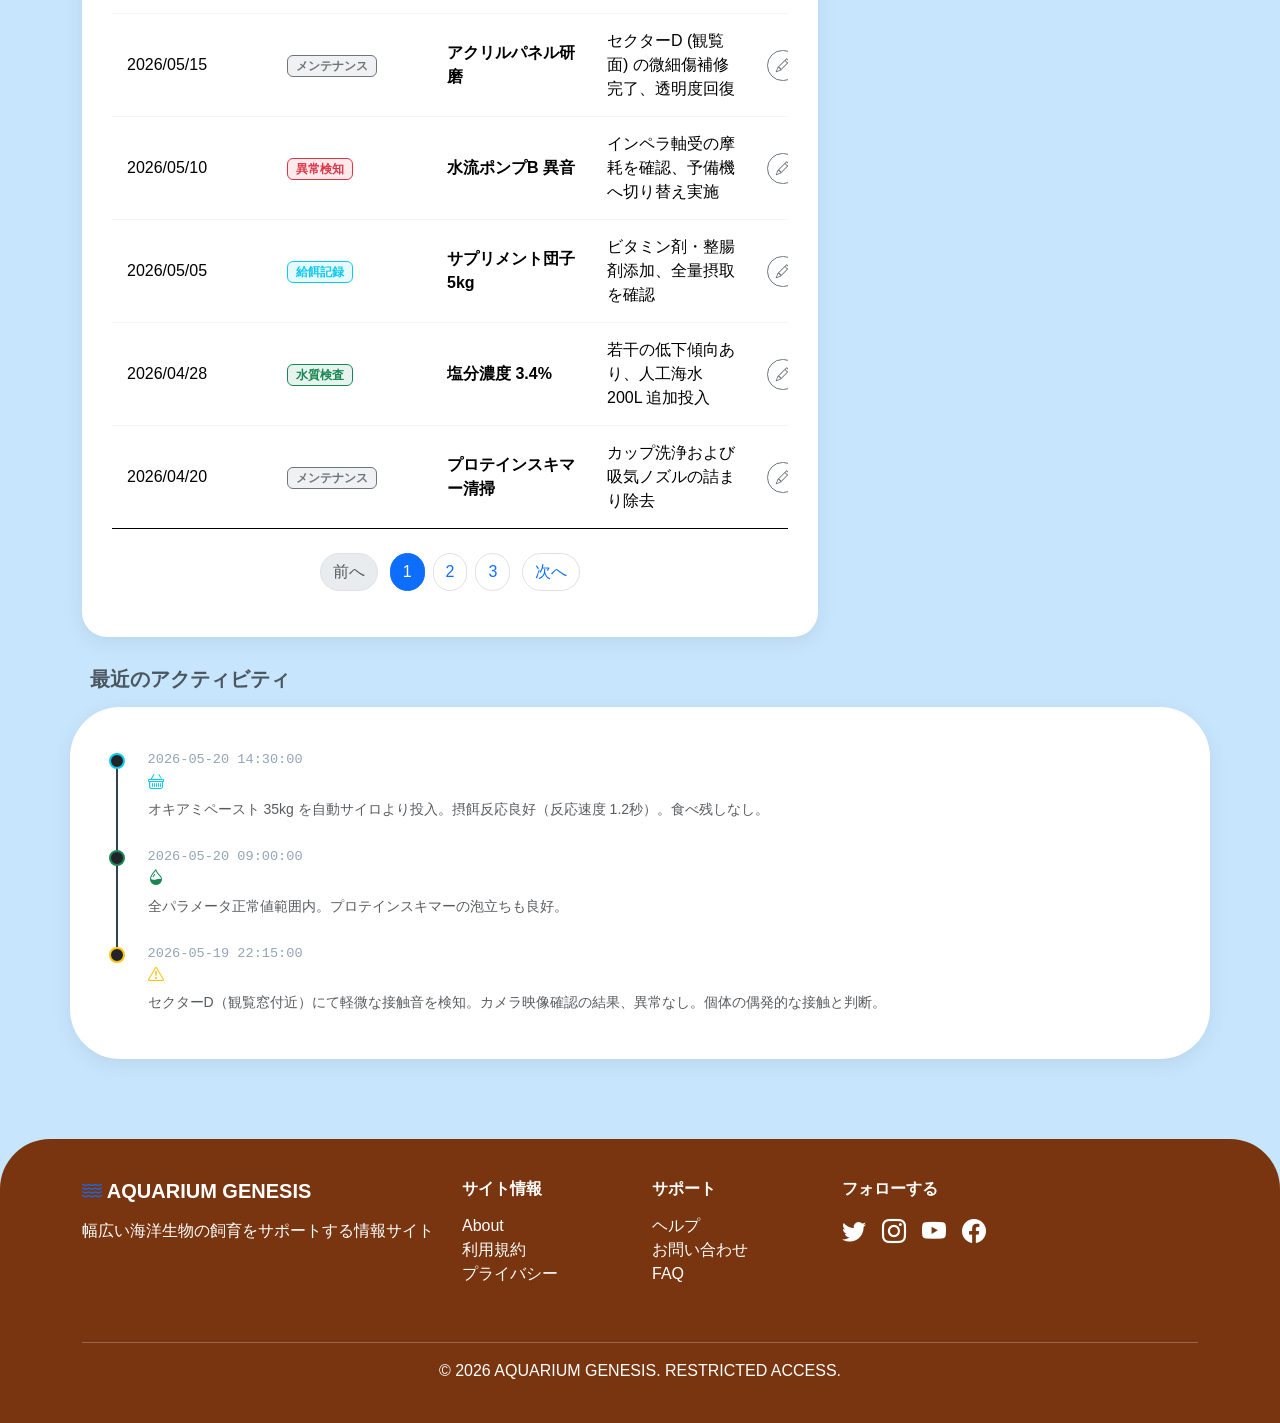
<file: pet-guide-record.html>
<!DOCTYPE html>
<html lang="ja">

<head>
    <meta charset="UTF-8">
    <meta name="viewport" content="width=device-width, initial-scale=1.0">
    <title>記録_AQUARIUM GENESIS</title>
    <link rel="icon" href="./img/AQUARIUM_GENESIS_favicon.png" type="image/png">
    <link href="https://cdn.jsdelivr.net/npm/bootstrap@5.3.0/dist/css/bootstrap.min.css" rel="stylesheet">
    <link rel="stylesheet" href="https://cdn.jsdelivr.net/npm/bootstrap-icons@1.11.0/font/bootstrap-icons.css">
    <style>
        .pet-profile-card {
            background: white;
            border-radius: 30px;
            padding: 30px;
            box-shadow: 0 10px 30px rgba(0, 0, 0, 0.1);
            margin-bottom: 30px;
        }

        .pet-avatar {
            width: 120px;
            height: 120px;
            border-radius: 50%;
            object-fit: cover;
            border: 5px solid var(--primary-color);
            box-shadow: 0 5px 20px rgba(0, 0, 0, 0.1);
        }

        .info-badge {
            background: rgba(16, 185, 129, 0.1);
            color: var(--primary-color);
            padding: 8px 20px;
            border-radius: 50px;
            font-weight: 600;
            display: inline-block;
            margin: 5px;
        }

        .stat-card {
            background: white;
            border-radius: 20px;
            padding: 25px;
            text-align: center;
            box-shadow: 0 5px 20px rgba(0, 0, 0, 0.08);
            height: 100%;
            transition: all 0.3s ease;
        }

        .stat-card:hover {
            transform: translateY(-5px);
            box-shadow: 0 10px 30px rgba(0, 0, 0, 0.12);
        }

        .stat-icon {
            width: 60px;
            height: 60px;
            border-radius: 50%;
            display: flex;
            align-items: center;
            justify-content: center;
            margin: 0 auto 15px;
            font-size: 1.8rem;
        }

        .stat-number {
            font-size: 2rem;
            font-weight: bold;
            color: var(--brown-color);
        }

        .progress-card {
            background: white;
            border-radius: 25px;
            padding: 25px;
            box-shadow: 0 5px 20px rgba(0, 0, 0, 0.08);
            margin-bottom: 20px;
        }

        .progress-custom {
            height: 25px;
            border-radius: 50px;
            background-color: #f3f4f6;
        }

        .progress-bar-custom {
            background: linear-gradient(135deg, aqua, blue);
            border-radius: 50px;
            font-weight: bold;
        }

        .record-table {
            background: white;
            border-radius: 25px;
            padding: 30px;
            box-shadow: 0 5px 20px rgba(0, 0, 0, 0.08);
            margin-bottom: 30px;
        }

        .table-custom {
            margin-bottom: 0;
        }

        .table-custom thead {
            background: linear-gradient(135deg, rgba(0, 255, 255, 0.3), rgba(0, 0, 255, 0.1));
        }

        .table-custom thead th {
            border: none;
            color: var(--brown-color);
            font-weight: 700;
            padding: 15px;
        }

        .table-custom thead th:first-child {
            border-radius: 15px 0 0 0;
        }

        .table-custom thead th:last-child {
            border-radius: 0 15px 0 0;
        }

        .table-custom tbody tr {
            border-bottom: 1px solid #f3f4f6;
        }

        .table-custom tbody tr:last-child {
            border-bottom: none;
        }

        .table-custom tbody td {
            padding: 15px;
            vertical-align: middle;
        }

        .event-badge {
            padding: 6px 15px;
            border-radius: 50px;
            font-size: 0.85rem;
            font-weight: 600;
            display: inline-block;
        }

        .event-checkup {
            background-color: #dbeafe;
            color: #1e40af;
        }

        .event-vaccine {
            background-color: #fef3c7;
            color: #92400e;
        }

        .event-weight {
            background-color: #dcfce7;
            color: #166534;
        }

        .event-medication {
            background-color: #fce7f3;
            color: #9f1239;
        }

        .btn-add-record {
            background: linear-gradient(135deg, aqua, blue);
            border: none;
            color: white;
            padding: 15px 40px;
            border-radius: 50px;
            font-weight: bold;
            font-size: 1.1rem;
            transition: all 0.3s ease;
        }

        .btn-add-record:hover {
            transform: translateY(-3px);
            box-shadow: 0 10px 25px rgba(16, 185, 129, 0.3);
        }

        .timeline {
            background-color: white;
            padding: 4%;
            border-radius: 50px;
            box-shadow: 0 5px 20px rgba(0, 0, 0, 0.08);
        }

        .timeline-card {
            position: relative;
            padding-left: 30px;
            padding-bottom: 30px;
            border-left: 2px solid #334155;
        }

        .timeline-card:last-child {
            border-left: 2px solid transparent;
            padding-bottom: 0;
        }

        .timeline-card>div:first-child {
            position: absolute;
            left: -9px;
            top: 0;
            width: 16px;
            height: 16px;
            border-radius: 50%;
            border-width: 2px;
            border-style: solid;
        }

        .timeline-date {
            font-family: monospace;
            font-size: 0.85rem;
            color: #94a3b8;
            margin-bottom: 5px;
            line-height: 1;
        }

        .chart-container {
            background: white;
            border-radius: 25px;
            padding: 30px;
            box-shadow: 0 5px 20px rgba(0, 0, 0, 0.08);
            margin-bottom: 30px;
        }

        .alert-custom {
            border-radius: 20px;
            border: none;
            padding: 20px;
            margin-bottom: 20px;
        }

        .filter-buttons {
            display: flex;
            gap: 10px;
            flex-wrap: wrap;
            margin-bottom: 20px;
        }

        .filter-btn {
            padding: 10px 20px;
            border-radius: 50px;
            border: 2px solid #e5e7eb;
            background: white;
            font-weight: 600;
            color: var(--brown-color);
            transition: all 0.3s ease;
        }

        .filter-btn:hover,
        .filter-btn.active {
            background: linear-gradient(135deg, aqua, blue);
            color: white;
            border-color: transparent;
        }

        td {
            min-width: 10rem;
        }
    </style>
    <link rel="stylesheet" href="./style.css">
</head>

<body>
    <!-- ナビゲーションバー -->
    <nav class="navbar navbar-expand-lg sticky-top">
        <div class="container">
            <a class="navbar-brand" href="./index.html">
                <i class="bi bi-water text-primary"></i> AQUARIUM GENESIS
            </a>
            <button class="navbar-toggler" type="button" data-bs-toggle="collapse" data-bs-target="#navbarNav">
                <span class="navbar-toggler-icon"></span>
            </button>
            <div class="collapse navbar-collapse" id="navbarNav">
                <ul class="navbar-nav ms-auto">
                    <li class="nav-item">
                        <a class="nav-link" href="./index.html">ホーム</a>
                    </li>
                    <li class="nav-item">
                        <a class="nav-link" href="./pet-guide-list.html">図鑑</a>
                    </li>
                    <li class="nav-item">
                        <a class="nav-link" href="./pet-care-guide.html">ガイド</a>
                    </li>
                    <li class="nav-item">
                        <a class="nav-link" href="./pet-guide-qa.html">Q&A</a>
                    </li>
                    <li class="nav-item">
                        <a class="nav-link active" href="#">記録</a>
                    </li>
                </ul>
                <a href="./pet-login-page.html">
                    <button class="btn btn-outline-success ms-3 rounded-pill fw-bold">
                        <i class="bi bi-person-circle"></i> ログイン
                    </button>
                </a>
            </div>
        </div>
    </nav>

    <!-- ページヘッダー -->
    <div class="page-header">
        <div class="container">
            <div class="text-center">
                <h1 class="display-4 fw-bold mb-3" style="color: var(--brown-color);">
                    <i class="bi bi-journal-text"></i> 記録・健康管理
                </h1>
                <p class="lead" style="color: var(--brown-color);">
                    成長と健康を記録しよう
                </p>
            </div>
        </div>
    </div>

    <div class="container">
        <!-- ペットプロフィール -->
        <div class="pet-profile-card">
            <div class="row align-items-center">
                <div class="col-md-3 text-center mb-3 mb-md-0">
                    <img src="./img/ジンベエザメ_Gemini.png" alt="ジンベエザメ" class="pet-avatar">
                    <h4 class="mt-3 mb-2 fw-bold" style="color: var(--brown-color);">ジンベエザメ</h4>
                </div>
                <div class="col-md-9">
                    <div class="row">
                        <div class="col-6 col-md-3 mb-3">
                            <small class="text-muted d-block">全長</small>
                            <strong class="h5" style="color: var(--brown-color);">8.54m</strong>
                        </div>
                        <div class="col-6 col-md-3 mb-3">
                            <small class="text-muted d-block">推定体重</small>
                            <strong class="h5" style="color: var(--brown-color);">12,500kg</strong>
                        </div>
                        <div class="col-6 col-md-3 mb-3">
                            <small class="text-muted d-block">月間成長率</small>
                            <strong class="h5" style="color: var(--brown-color);">+1.2 cm/mo</strong>
                        </div>
                        <div class="col-6 col-md-3 mb-3">
                            <small class="text-muted d-block">1日摂餌量</small>
                            <strong class="h5" style="color: var(--brown-color);">35.0 kg/day</strong>
                        </div>
                    </div>
                    <div class="mt-2">
                        <span class="info-badge">
                            <i class="bi bi-heart-pulse"></i> 健康状態：良好
                        </span>
                        <span class="info-badge">
                            <i class="bi bi-droplet-half"></i> 水質状態：良好
                        </span>
                        <span class="info-badge">
                            <i class="bi bi-clipboard-check"></i> 次回獣医師定期診断: 2026/8/15
                        </span>
                    </div>
                </div>
            </div>
        </div>

        <!-- 統計カード -->
        <div class="row g-4 mb-4">
            <div class="col-md-3 col-sm-6">
                <div class="stat-card">
                    <div class="stat-icon" style="background: rgba(6, 182, 212, 0.1); color: #06b6d4;">
                        <i class="bi bi-thermometer-half"></i>
                    </div>
                    <div class="stat-number">24.5°C</div>
                    <p class="text-muted mb-0">水温</p>
                </div>
            </div>
            <div class="col-md-3 col-sm-6">
                <div class="stat-card">
                    <div class="stat-icon" style="background: rgba(16, 185, 129, 0.1); color: #10b981;">
                        <i class="bi bi-activity"></i>
                    </div>
                    <div class="stat-number">98%</div>
                    <p class="text-muted mb-0">酸素飽和度</p>
                </div>
            </div>
            <div class="col-md-3 col-sm-6">
                <div class="stat-card">
                    <div class="stat-icon" style="background: rgba(99, 102, 241, 0.1); color: #6366f1;">
                        <i class="bi bi-speedometer2"></i>
                    </div>
                    <div class="stat-number">1.4 atm</div>
                    <p class="text-muted mb-0">水圧</p>
                </div>
            </div>
            <div class="col-md-3 col-sm-6">
                <div class="stat-card">
                    <div class="stat-icon" style="background: rgba(245, 158, 11, 0.1); color: #f59e0b;">
                        <i class="bi bi-heart-pulse"></i>
                    </div>
                    <div class="stat-number">Normal</div>
                    <p class="text-muted mb-0">ストレス値</p>
                </div>
            </div>
        </div>

        <!-- プログレスバー -->
        <div class="row g-4 mb-4">
            <div class="col-md-6">
                <div class="progress-card">
                    <div class="d-flex justify-content-between align-items-center mb-3">
                        <h5 class="fw-bold mb-0" style="color: var(--brown-color);">
                            <i class="bi bi-activity text-info"></i>給餌サイロ残量
                        </h5>
                        <span class="fw-bold" style="color: var(--primary-color);">350kg / 500kg</span>
                    </div>
                    <div class="progress progress-custom">
                        <div class="progress-bar progress-bar-custom" role="progressbar" style="width: 70%"></div>
                    </div>
                    <small class="text-muted mt-2 d-block">在庫十分</small>
                </div>
            </div>
            <div class="col-md-6">
                <div class="progress-card">
                    <div class="d-flex justify-content-between align-items-center mb-3">
                        <h5 class="fw-bold mb-0" style="color: var(--brown-color);">
                            <i class="bi bi-activity text-warning" style="color: #8b5cf6;"></i>濾過負荷率
                        </h5>
                        <span class="fw-bold" style="color: var(--primary-color);">85% (High)</span>
                    </div>
                    <div class="progress progress-custom">
                        <div class="progress-bar progress-bar-custom" role="progressbar" style="width: 85%"></div>
                    </div>
                    <small class="text-muted mt-2 d-block">高負荷状態</small>
                </div>
            </div>
        </div>

        <div class="row">
            <!-- 左カラム：健康記録テーブル -->
            <div class="col-lg-8">
                <!-- アラート -->
                <div class="alert alert-warning alert-custom" role="alert">
                    <i class="bi bi-exclamation-triangle-fill me-2"></i>
                    <strong>次回の獣医師定期検診が近づいています！</strong>
                    <p class="mb-0 mt-2">2026年8月15日(14:00-16:00)に定期診断があります。（Dr. Kujo）</p>
                </div>

                <!-- フィルターボタン -->
                <div class="record-table">
                    <div class="d-flex justify-content-between align-items-center mb-3">
                        <h4 class="fw-bold mb-0" style="color: var(--brown-color);">
                            <i class="bi bi-clipboard2-data"></i>インシデント記録
                        </h4>
                        <a href="./pet-guide-form.html">
                            <button class="btn btn-add-record">
                                <i class="bi bi-plus-circle"></i> 記録を追加
                            </button>
                        </a>
                    </div>

                    <div class="monitor-card">
                        <div class="p-4">
                            <form>
                                <div class="row g-3">
                                    <div class="col-md-4">
                                        <label class="small text-muted mb-1">種類</label>
                                        <select class="form-select border-secondary">
                                            <option>給餌記録 </option>
                                            <option>水質検査 </option>
                                            <option>異常検知</option>
                                            <option>メンテナンス</option>
                                        </select>
                                    </div>
                                    <div class="col-md-4">
                                        <label class="small text-muted mb-1">メモ</label>
                                        <input type="text" class="form-control border-secondary"
                                            placeholder="例: オキアミ 30kg">
                                    </div>
                                </div>
                            </form>
                        </div>
                    </div>

                    <div class="table-responsive" style="overflow-x: auto;">
                        <table class="table table-custom">
                            <thead>
                                <tr>
                                    <th>日付</th>
                                    <th>種類</th>
                                    <th>内容</th>
                                    <th>メモ</th>
                                    <th>操作</th>
                                </tr>
                            </thead>
                            <tbody>
                                <tr>
                                    <td>2026/05/20</td>
                                    <td><span
                                            class="badge bg-info bg-opacity-10 text-info border border-info">給餌記録</span>
                                    </td>
                                    <td><strong>オキアミペースト 35kg</strong></td>
                                    <td>摂餌反応良好 (反応速度 1.2秒)、残餌なし</td>
                                    <td>
                                        <button class="btn btn-sm btn-outline-secondary rounded-pill">
                                            <i class="bi bi-pencil"></i>
                                        </button>
                                    </td>
                                </tr>
                                <tr>
                                    <td>2026/05/18</td>
                                    <td><span
                                            class="badge bg-success bg-opacity-10 text-success border border-success">水質検査</span>
                                    </td>
                                    <td><strong>pH 8.2 / 水温 24.5°C</strong></td>
                                    <td>全パラメータ正常範囲内、硝酸塩濃度 < 5ppm</td>
                                    <td>
                                        <button class="btn btn-sm btn-outline-secondary rounded-pill">
                                            <i class="bi bi-pencil"></i>
                                        </button>
                                    </td>
                                </tr>
                                <tr>
                                    <td>2026/05/15</td>
                                    <td><span
                                            class="badge bg-secondary bg-opacity-10 text-secondary border border-secondary">メンテナンス</span>
                                    </td>
                                    <td><strong>アクリルパネル研磨</strong></td>
                                    <td>セクターD (観覧面) の微細傷補修完了、透明度回復</td>
                                    <td>
                                        <button class="btn btn-sm btn-outline-secondary rounded-pill">
                                            <i class="bi bi-pencil"></i>
                                        </button>
                                    </td>
                                </tr>
                                <tr>
                                    <td>2026/05/10</td>
                                    <td><span
                                            class="badge bg-danger bg-opacity-10 text-danger border border-danger">異常検知</span>
                                    </td>
                                    <td><strong>水流ポンプB 異音</strong></td>
                                    <td>インペラ軸受の摩耗を確認、予備機へ切り替え実施</td>
                                    <td>
                                        <button class="btn btn-sm btn-outline-secondary rounded-pill">
                                            <i class="bi bi-pencil"></i>
                                        </button>
                                    </td>
                                </tr>
                                <tr>
                                    <td>2026/05/05</td>
                                    <td><span
                                            class="badge bg-info bg-opacity-10 text-info border border-info">給餌記録</span>
                                    </td>
                                    <td><strong>サプリメント団子 5kg</strong></td>
                                    <td>ビタミン剤・整腸剤添加、全量摂取を確認</td>
                                    <td>
                                        <button class="btn btn-sm btn-outline-secondary rounded-pill">
                                            <i class="bi bi-pencil"></i>
                                        </button>
                                    </td>
                                </tr>
                                <tr>
                                    <td>2026/04/28</td>
                                    <td><span
                                            class="badge bg-success bg-opacity-10 text-success border border-success">水質検査</span>
                                    </td>
                                    <td><strong>塩分濃度 3.4%</strong></td>
                                    <td>若干の低下傾向あり、人工海水 200L 追加投入</td>
                                    <td>
                                        <button class="btn btn-sm btn-outline-secondary rounded-pill">
                                            <i class="bi bi-pencil"></i>
                                        </button>
                                    </td>
                                </tr>
                                <tr>
                                    <td>2026/04/20</td>
                                    <td><span
                                            class="badge bg-secondary bg-opacity-10 text-secondary border border-secondary">メンテナンス</span>
                                    </td>
                                    <td><strong>プロテインスキマー清掃</strong></td>
                                    <td>カップ洗浄および吸気ノズルの詰まり除去</td>
                                    <td>
                                        <button class="btn btn-sm btn-outline-secondary rounded-pill">
                                            <i class="bi bi-pencil"></i>
                                        </button>
                                    </td>
                                </tr>
                            </tbody>
                        </table>
                    </div>

                    <nav class="mt-4">
                        <ul class="pagination justify-content-center">
                            <li class="page-item disabled">
                                <a class="page-link rounded-pill me-2" href="#" tabindex="-1">前へ</a>
                            </li>
                            <li class="page-item active"><a class="page-link rounded-pill mx-1" href="#">1</a></li>
                            <li class="page-item"><a class="page-link rounded-pill mx-1" href="#">2</a></li>
                            <li class="page-item"><a class="page-link rounded-pill mx-1" href="#">3</a></li>
                            <li class="page-item">
                                <a class="page-link rounded-pill ms-2" href="#">次へ</a>
                            </li>
                        </ul>
                    </nav>
                </div>
            </div>

            <div class="col-lg-4">
                <div class="progress-card mb-4">
                    <h6 class="fw-bold mb-2"><i class="bi bi-bell-fill me-2"></i>SYSTEM ALERTS</h6>
                    <ul class="list-unstyled small mb-0">
                        <li class="mb-2 border-bottom border-danger pb-2 border-opacity-25">
                            <strong>[Filter-B]</strong> 交換時期が接近しています (残り寿命 12%)
                        </li>
                        <li>
                            <strong>[Stock]</strong> 液体窒素の在庫低下 (要発注)
                        </li>
                    </ul>
                </div>
                <div class="progress-card mb-4">
                    <h5 class="fw-bold"><i class="bi bi-exclamation-octagon-fill"></i>異常報告</h5>
                    <p class="text-muted small mb-3">
                        本個体に関する異常行動や、設備トラブルを発見した場合は直ちに通報してください。
                    </p>
                    <button class="btn btn-outline-danger w-100 rounded-pill fw-bold" data-bs-toggle="modal"
                        data-bs-target="#exampleModal">
                        緊急通報
                    </button>
                    <!-- Modal -->
                    <div class="modal fade" id="exampleModal" tabindex="-1" aria-labelledby="exampleModalLabel"
                        aria-hidden="true">
                        <div class="modal-dialog">
                            <div class="modal-content">
                                <div class="modal-header">
                                    <h1 class="modal-title fs-5" id="exampleModalLabel">緊急通報受理</h1>
                                    <button type="button" class="btn-close" data-bs-dismiss="modal"
                                        aria-label="Close"></button>
                                </div>
                                <div class="modal-body">
                                    緊急通報を受理しました。<br>マニュアルに従って行動してください。
                                </div>
                                <div class="modal-footer">
                                    <button type="button" class="btn btn-secondary" data-bs-dismiss="modal">閉じる</button>
                                </div>
                            </div>
                        </div>
                    </div>
                </div>
            </div>

            <h5 class="fw-bold mb-3 text-muted ms-2">最近のアクティビティ</h5>
            <div class="timeline">
                <div class="timeline-card">
                    <div class="bg-dark border-info"></div>
                    <div class="timeline-date">2026-05-20 14:30:00</div>
                    <h6 class="text-white fw-bold"><i class="bi bi-basket me-2 text-info"></i>給餌プロセス完了</h6>
                    <p class="text-muted small mb-0">オキアミペースト 35kg を自動サイロより投入。摂餌反応良好（反応速度 1.2秒）。食べ残しなし。</p>
                </div>

                <div class="timeline-card">
                    <div class="bg-dark border-success"></div>
                    <div class="timeline-date">2026-05-20 09:00:00</div>
                    <h6 class="text-white fw-bold"><i class="bi bi-droplet-half me-2 text-success"></i>定期水質スキャン</h6>
                    <p class="text-muted small mb-0">全パラメータ正常値範囲内。プロテインスキマーの泡立ちも良好。</p>
                </div>

                <div class="timeline-card">
                    <div class="bg-dark border-warning"></div>
                    <div class="timeline-date">2026-05-19 22:15:00</div>
                    <h6 class="text-white fw-bold"><i class="bi bi-exclamation-triangle me-2 text-warning"></i>微細振動検知
                    </h6>
                    <p class="text-muted small mb-0">セクターD（観覧窓付近）にて軽微な接触音を検知。カメラ映像確認の結果、異常なし。個体の偶発的な接触と判断。</p>
                </div>
            </div>
        </div>
    </div>
    <!-- フッター -->
    <footer>
        <div class="container">
            <div class="row">
                <div class="col-md-4 mb-4">
                    <h5 class="fw-bold mb-3">
                        <i class="bi bi-water text-primary"></i> AQUARIUM GENESIS
                    </h5>
                    <p>幅広い海洋生物の飼育をサポートする情報サイト</p>
                </div>
                <div class="col-md-2 mb-4">
                    <h6 class="fw-bold mb-3">サイト情報</h6>
                    <ul class="list-unstyled">
                        <li><a href="#" class="text-white text-decoration-none">About</a></li>
                        <li><a href="#" class="text-white text-decoration-none">利用規約</a></li>
                        <li><a href="#" class="text-white text-decoration-none">プライバシー</a></li>
                    </ul>
                </div>
                <div class="col-md-2 mb-4">
                    <h6 class="fw-bold mb-3">サポート</h6>
                    <ul class="list-unstyled">
                        <li><a href="#" class="text-white text-decoration-none">ヘルプ</a></li>
                        <li><a href="#" class="text-white text-decoration-none">お問い合わせ</a></li>
                        <li><a href="#" class="text-white text-decoration-none">FAQ</a></li>
                    </ul>
                </div>
                <div class="col-md-4 mb-4">
                    <h6 class="fw-bold mb-3">フォローする</h6>
                    <div class="d-flex gap-3">
                        <a href="#" class="text-white fs-4"><i class="bi bi-twitter"></i></a>
                        <a href="#" class="text-white fs-4"><i class="bi bi-instagram"></i></a>
                        <a href="#" class="text-white fs-4"><i class="bi bi-youtube"></i></a>
                        <a href="#" class="text-white fs-4"><i class="bi bi-facebook"></i></a>
                    </div>
                </div>
            </div>
            <hr class="border-light">
            <p class="text-center mb-0">&copy; 2026 AQUARIUM GENESIS. RESTRICTED ACCESS.</p>
        </div>
    </footer>

    <script src="https://cdn.jsdelivr.net/npm/bootstrap@5.3.0/dist/js/bootstrap.bundle.min.js"></script>
    <script>
        // フィルターボタンの動作
        document.querySelectorAll('.filter-btn').forEach(button => {
            button.addEventListener('click', function () {
                document.querySelectorAll('.filter-btn').forEach(btn => btn.classList.remove('active'));
                this.classList.add('active');
            });
        });

        // 参考になったボタンの動作（将来的な実装用）
        document.addEventListener('DOMContentLoaded', function () {
            console.log('飼育記録ページが読み込まれました');
        });
    </script>
</body>

</html>
</file>
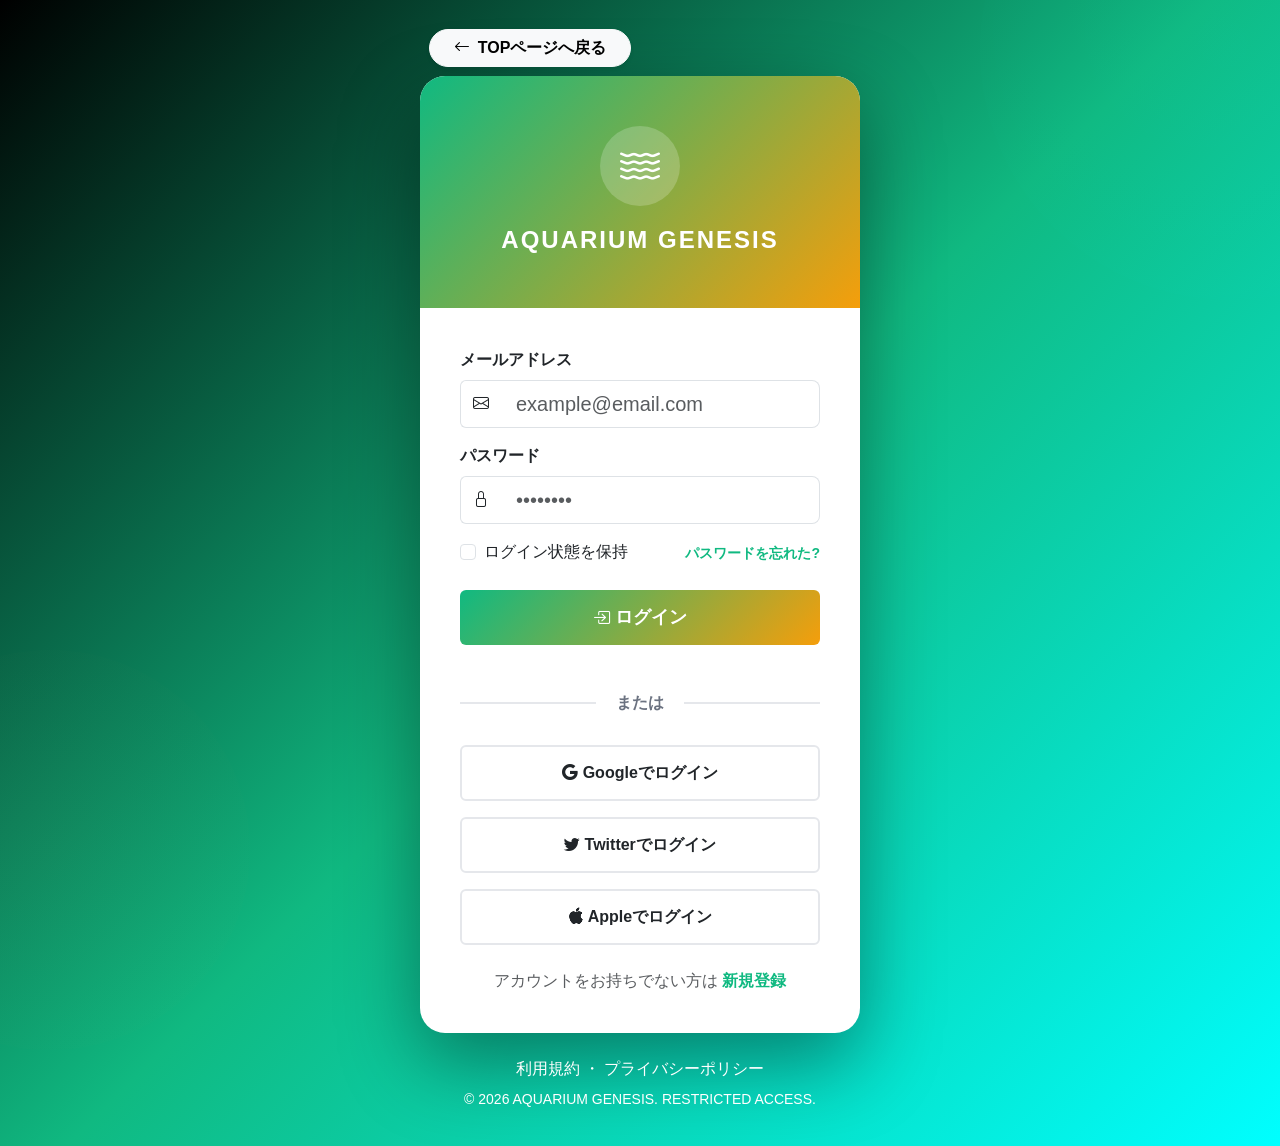
<file: pet-login-page.html>
<!DOCTYPE html>
<html lang="ja">

<head>
    <meta charset="UTF-8">
    <meta name="viewport" content="width=device-width, initial-scale=1.0">
    <title>ログイン_AQUARIUM GENESIS</title>
    <link rel="icon" href="./img/AQUARIUM_GENESIS_favicon.png" type="image/png">
    <link href="https://cdn.jsdelivr.net/npm/bootstrap@5.3.0/dist/css/bootstrap.min.css" rel="stylesheet">
    <link rel="stylesheet" href="https://cdn.jsdelivr.net/npm/bootstrap-icons@1.11.0/font/bootstrap-icons.css">
    <link rel="stylesheet" href="./style.css">
    <style>
        body {
            background-color: rgba(0, 255, 255, 0.5);
            background: linear-gradient(135deg, black 0%, var(--primary-color) 50%, aqua 100%);
            min-height: 100vh;
            display: flex;
            align-items: center;
            justify-content: center;
            overflow-y: auto;
            overflow-x: hidden;
        }

        body::before {
            content: '';
            position: absolute;
            width: 500px;
            height: 500px;
            background: radial-gradient(circle, rgba(0, 242, 255, 0.03), transparent);
            border-radius: 50%;
            top: -200px;
            right: -200px;
            animation: float 6s ease-in-out infinite;
        }

        body::after {
            content: '';
            position: absolute;
            width: 400px;
            height: 400px;
            background: radial-gradient(circle, rgba(197, 160, 89, 0.03), transparent);
            border-radius: 50%;
            bottom: -150px;
            left: -150px;
            animation: float 8s ease-in-out infinite reverse;
        }

        @keyframes float {

            0%,
            100% {
                transform: translate(0, 0);
            }

            50% {
                transform: translate(30px, 30px);
            }
        }

        .login-container {
            max-width: 480px;
            width: 100%;
            padding: 20px;
            position: relative;
            z-index: 1;
        }

        .login-card {
            background: white;
            border-radius: 25px;
            box-shadow: 0 30px 80px rgba(0, 0, 0, 0.4);
            overflow: hidden;
        }

        .login-header {
            background: linear-gradient(135deg, var(--primary-color) 0%, var(--secondary-color) 100%);
            color: white;
            padding: 50px 40px;
            text-align: center;
        }

        .login-icon {
            width: 80px;
            height: 80px;
            background: rgba(255, 255, 255, 0.2);
            border-radius: 50%;
            display: flex;
            align-items: center;
            justify-content: center;
            margin: 0 auto 20px;
            font-size: 2.5rem;
        }

        .login-body {
            padding: 40px;
        }

        .form-control:focus,
        .form-select:focus {
            border-color: var(--primary-color);
            box-shadow: 0 0 0 0.2rem rgba(139, 92, 246, 0.25);
        }

        .btn-login {
            background: linear-gradient(135deg, var(--primary-color), var(--secondary-color));
            border: none;
            color: white;
            padding: 14px;
            font-weight: bold;
            font-size: 1.1rem;
            transition: all 0.3s ease;
        }

        .btn-login:hover {
            transform: translateY(-3px);
            box-shadow: 0 10px 30px rgba(139, 92, 246, 0.5);
        }

        .social-login-btn {
            border: 2px solid #e5e7eb;
            padding: 14px;
            transition: all 0.2s ease;
            font-weight: 600;
        }

        .social-login-btn:hover {
            border-color: var(--primary-color);
            background-color: rgba(139, 92, 246, 0.05);
            transform: translateY(-2px);
        }

        .divider {
            display: flex;
            align-items: center;
            text-align: center;
            margin: 30px 0;
        }

        .divider::before,
        .divider::after {
            content: '';
            flex: 1;
            border-bottom: 2px solid #e5e7eb;
        }

        .divider span {
            padding: 0 20px;
            color: #6b7280;
            font-weight: 600;
        }

        .back-link {
            position: absolute;
            top: 30px;
            left: 30px;
            color: white;
            text-decoration: none;
            font-size: 1.2rem;
            transition: all 0.3s ease;
            background: rgba(255, 255, 255, 0.1);
            padding: 10px 20px;
            border-radius: 50px;
            backdrop-filter: blur(10px);
        }

        .back-link:hover {
            background: rgba(255, 255, 255, 0.2);
            transform: translateX(-5px);
            color: white;
        }

        .input-group-text {
            background: transparent;
            border-right: none;
        }

        .form-control {
            border-left: none;
        }
    </style>
</head>

<body>
    <div class="login-container">
        <div style="margin: 2% 2% ;">
            <a href="./index.html" class="btn btn-light rounded-pill px-4 fw-bold shadow-sm">
                <i class="bi bi-arrow-left me-2"></i>TOPページへ戻る
            </a>
        </div>

        <div class="login-card">
            <!-- ログインヘッダー -->
            <div class="login-header">
                <div class="login-icon">
                    <i class="bi bi-water"></i>
                </div>
                <h4 class="fw-bold mb-1" style="letter-spacing: 2px;">AQUARIUM GENESIS</h4>
            </div>

            <!-- ログインフォーム -->
            <div class="login-body">
                <form id="loginForm">
                    <!-- メールアドレス -->
                    <div class="mb-3">
                        <label for="email" class="form-label fw-bold">
                            メールアドレス
                        </label>
                        <div class="input-group">
                            <span class="input-group-text bg-white">
                                <i class="bi bi-envelope"></i>
                            </span>
                            <input type="email" class="form-control form-control-lg" id="email"
                                placeholder="example@email.com" required>
                        </div>
                    </div>

                    <!-- パスワード -->
                    <div class="mb-3">
                        <label for="password" class="form-label fw-bold">
                            パスワード
                        </label>
                        <div class="input-group">
                            <span class="input-group-text bg-white">
                                <i class="bi bi-lock"></i>
                            </span>
                            <input type="password" class="form-control form-control-lg" id="password"
                                placeholder="••••••••" required>
                        </div>
                    </div>

                    <!-- オプション -->
                    <div class="d-flex justify-content-between align-items-center mb-4">
                        <div class="form-check">
                            <input class="form-check-input" type="checkbox" id="remember">
                            <label class="form-check-label" for="remember">
                                ログイン状態を保持
                            </label>
                        </div>
                        <a href="#" class="text-decoration-none small fw-bold" style="color: var(--primary-color);">
                            パスワードを忘れた?
                        </a>
                    </div>

                    <!-- ログインボタン -->
                    <button type="submit" class="btn btn-login w-100 mb-3">
                        <i class="bi bi-box-arrow-in-right"></i> ログイン
                    </button>

                    <!-- アラート -->
                    <div class="alert alert-danger d-none" role="alert" id="errorAlert">
                        <i class="bi bi-exclamation-triangle-fill"></i> メールアドレスまたはパスワードが正しくありません
                    </div>
                </form>

                <!-- ソーシャルログイン -->
                <div class="divider">
                    <span>または</span>
                </div>

                <button class="btn social-login-btn w-100 mb-3">
                    <i class="bi bi-google"></i> Googleでログイン
                </button>
                <button class="btn social-login-btn w-100 mb-3">
                    <i class="bi bi-twitter"></i> Twitterでログイン
                </button>
                <button class="btn social-login-btn w-100 mb-4">
                    <i class="bi bi-apple"></i> Appleでログイン
                </button>

                <!-- 新規登録リンク -->
                <div class="text-center">
                    <p class="text-muted mb-0">
                        アカウントをお持ちでない方は
                        <a href="#" class="text-decoration-none fw-bold" style="color: var(--primary-color);">新規登録</a>
                    </p>
                </div>
            </div>
        </div>

        <!-- 追加情報 -->
        <div class="text-center mt-4 text-white">
            <p class="mb-2">
                <a href="#" class="text-white text-decoration-none">利用規約</a> ・
                <a href="#" class="text-white text-decoration-none">プライバシーポリシー</a>
            </p>
            <p class="small">&copy; 2026 AQUARIUM GENESIS. RESTRICTED ACCESS.</p>
        </div>
    </div>

    <script src="https://cdn.jsdelivr.net/npm/bootstrap@5.3.0/dist/js/bootstrap.bundle.min.js"></script>
    <script>
        // ログインフォーム送信時の処理
        document.getElementById('loginForm').addEventListener('submit', function (e) {
            e.preventDefault();

            const email = document.getElementById('email').value;
            const password = document.getElementById('password').value;

            if (email && password) {
                alert('ログイン成功！ホーム画面に遷移します。');
                window.location.href = 'index.html';
            } else {
                document.getElementById('errorAlert').classList.remove('d-none');
            }
        });

        // エラーメッセージの自動非表示
        document.getElementById('email').addEventListener('input', function () {
            document.getElementById('errorAlert').classList.add('d-none');
        });

        document.getElementById('password').addEventListener('input', function () {
            document.getElementById('errorAlert').classList.add('d-none');
        });
    </script>
</body>

</html>
</file>
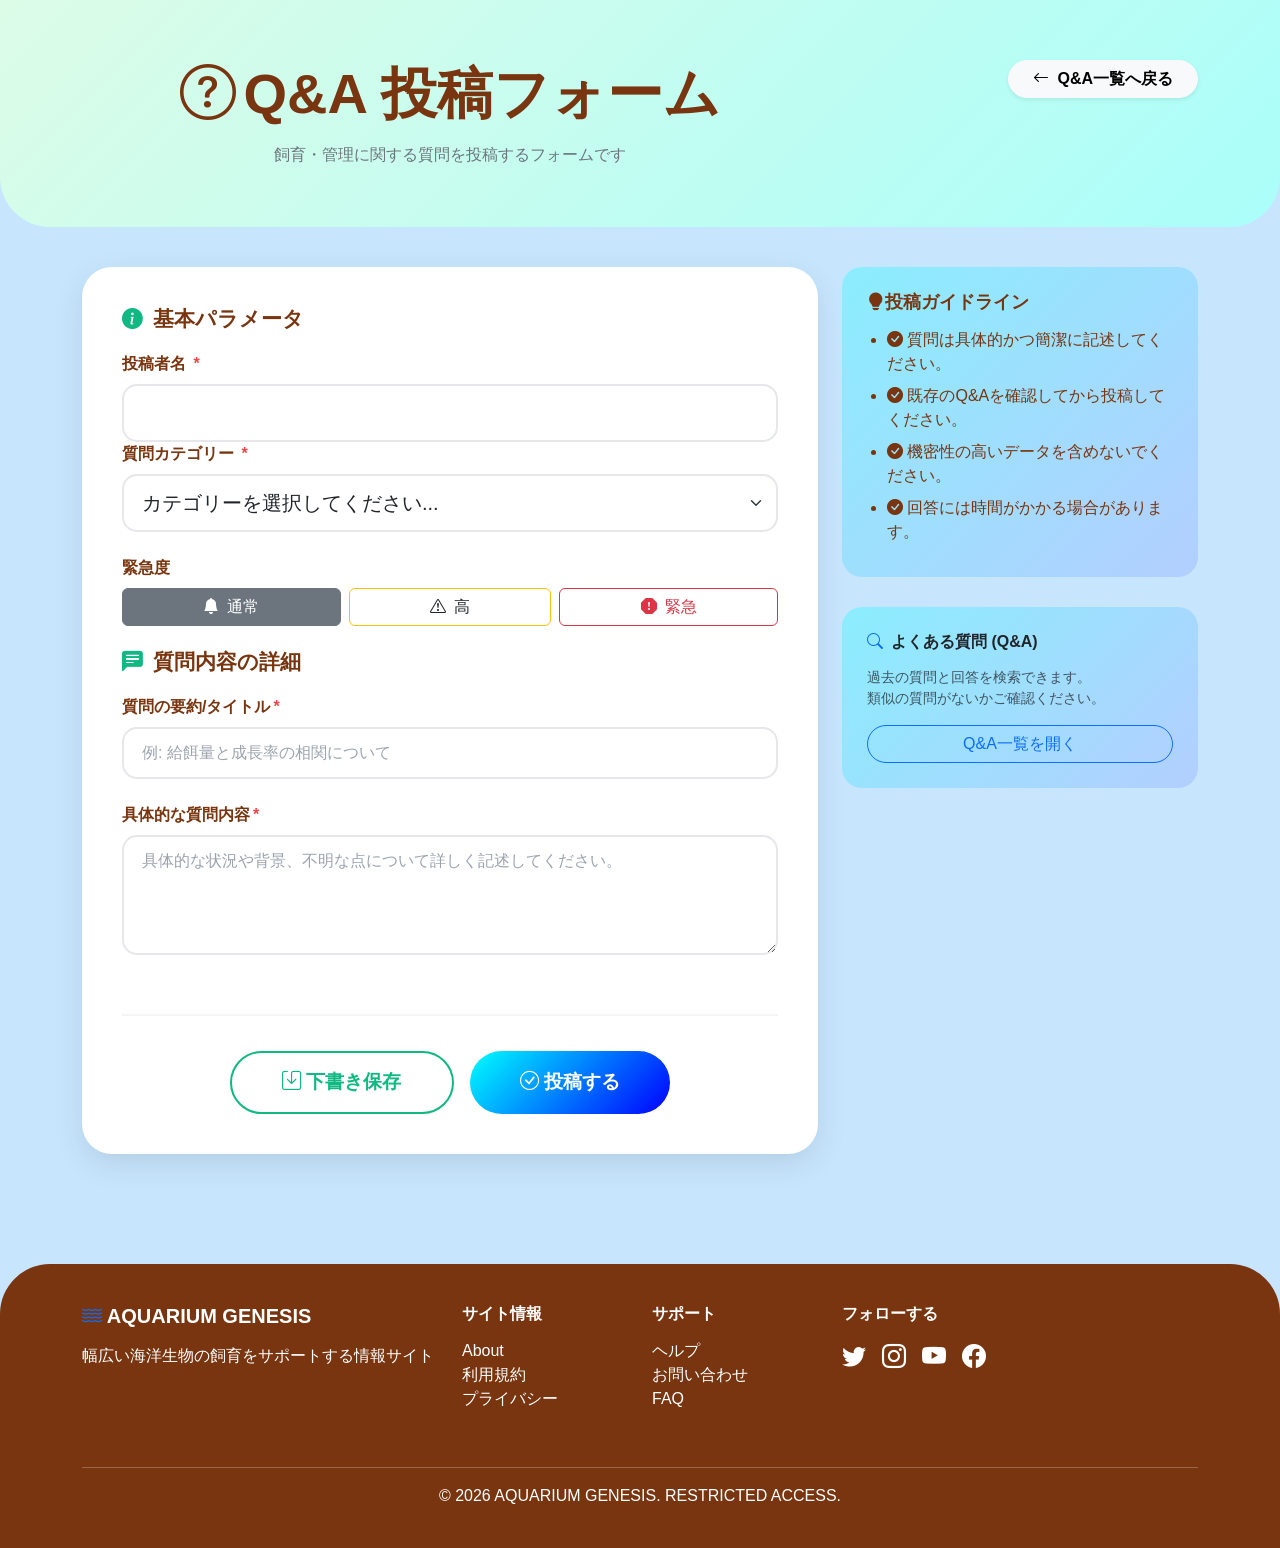
<file: pet-post-qa.html>
<!DOCTYPE html>
<html lang="ja">

<head>
    <meta charset="UTF-8">
    <meta name="viewport" content="width=device-width, initial-scale=1.0">
    <title>質問送信フォーム_AQUARIUM GENESIS</title>
    <link rel="icon" href="./img/AQUARIUM_GENESIS_favicon.png" type="image/png">
    <link href="https://cdn.jsdelivr.net/npm/bootstrap@5.3.0/dist/css/bootstrap.min.css" rel="stylesheet">
    <link rel="stylesheet" href="https://cdn.jsdelivr.net/npm/bootstrap-icons@1.11.0/font/bootstrap-icons.css">
    <style>
        .page-header {
            background: linear-gradient(135deg, #dcfce7 0%, #fed7aa 100%);
            padding: 60px 0;
            border-radius: 0 0 50px 50px;
            margin-bottom: 40px;
        }

        .form-container {
            background: white;
            border-radius: 30px;
            padding: 40px;
            box-shadow: 0 10px 30px rgba(0, 0, 0, 0.1);
            margin-bottom: 30px;
        }

        .form-section {
            margin-bottom: 35px;
            padding-bottom: 35px;
            border-bottom: 2px solid #f3f4f6;
        }

        .form-section:last-child {
            border-bottom: none;
            margin-bottom: 0;
            padding-bottom: 0;
        }

        .section-title {
            color: var(--brown-color);
            font-weight: 700;
            font-size: 1.3rem;
            margin-bottom: 20px;
            display: flex;
            align-items: center;
            gap: 10px;
        }

        .section-title i {
            color: var(--primary-color);
        }

        .form-label {
            font-weight: 600;
            color: var(--brown-color);
            margin-bottom: 8px;
        }

        .required-mark {
            color: #ef4444;
            margin-left: 3px;
        }

        .form-control,
        .form-select {
            border: 2px solid #e5e7eb;
            border-radius: 15px;
            padding: 12px 18px;
            transition: all 0.3s ease;
        }

        .form-control:focus,
        .form-select:focus {
            border-color: var(--primary-color);
            box-shadow: 0 0 0 0.2rem rgba(16, 185, 129, 0.15);
        }

        .form-control::placeholder {
            color: #9ca3af;
        }

        textarea.form-control {
            min-height: 120px;
            resize: vertical;
        }

        .category-options {
            display: grid;
            grid-template-columns: repeat(auto-fit, minmax(150px, 1fr));
            gap: 15px;
        }

        .category-option {
            position: relative;
        }

        .category-option input[type="radio"] {
            position: absolute;
            opacity: 0;
        }

        .category-label {
            display: flex;
            flex-direction: column;
            align-items: center;
            justify-content: center;
            padding: 20px;
            border: 2px solid #e5e7eb;
            border-radius: 20px;
            cursor: pointer;
            transition: all 0.3s ease;
            background: white;
            text-align: center;
        }

        .category-label i {
            font-size: 2.5rem;
            margin-bottom: 10px;
        }

        .category-label:hover {
            border-color: var(--primary-color);
            background: rgba(16, 185, 129, 0.05);
        }

        .category-option input[type="radio"]:checked+.category-label {
            border-color: var(--primary-color);
            background: linear-gradient(135deg, rgba(0, 255, 255, 0.3), rgba(0, 0, 255, 0.1));
            font-weight: 700;
        }

        .file-upload-area {
            border: 2px dashed #e5e7eb;
            border-radius: 20px;
            padding: 40px;
            text-align: center;
            cursor: pointer;
            transition: all 0.3s ease;
            background: #fafafa;
        }

        .file-upload-area:hover {
            border-color: var(--primary-color);
            background: rgba(16, 185, 129, 0.05);
        }

        .file-upload-area i {
            font-size: 3rem;
            color: var(--primary-color);
            margin-bottom: 15px;
        }

        .upload-text {
            color: var(--brown-color);
            font-weight: 600;
            margin-bottom: 5px;
        }

        .upload-hint {
            color: #9ca3af;
            font-size: 0.9rem;
        }

        .image-preview-container {
            display: flex;
            gap: 15px;
            flex-wrap: wrap;
            margin-top: 20px;
        }

        .image-preview {
            position: relative;
            width: 120px;
            height: 120px;
            border-radius: 15px;
            overflow: hidden;
            box-shadow: 0 5px 15px rgba(0, 0, 0, 0.1);
        }

        .image-preview img {
            width: 100%;
            height: 100%;
            object-fit: cover;
        }

        .image-preview .remove-btn {
            position: absolute;
            top: 5px;
            right: 5px;
            background: rgba(239, 68, 68, 0.9);
            color: white;
            border: none;
            border-radius: 50%;
            width: 30px;
            height: 30px;
            display: flex;
            align-items: center;
            justify-content: center;
            cursor: pointer;
            transition: all 0.3s ease;
        }

        .image-preview .remove-btn:hover {
            background: #dc2626;
        }

        .date-input-group {
            display: flex;
            gap: 10px;
            align-items: center;
        }

        .date-input-group input {
            flex: 1;
        }

        .quick-date-btn {
            padding: 10px 20px;
            border: 2px solid var(--primary-color);
            background: white;
            color: var(--primary-color);
            border-radius: 50px;
            font-weight: 600;
            transition: all 0.3s ease;
            white-space: nowrap;
        }

        .quick-date-btn:hover {
            background: var(--primary-color);
            color: white;
        }

        .btn-submit {
            background: linear-gradient(135deg, aqua, blue);
            border: none;
            color: white;
            padding: 15px 50px;
            border-radius: 50px;
            font-weight: bold;
            font-size: 1.2rem;
            transition: all 0.3s ease;
        }

        .btn-submit:hover {
            transform: translateY(-3px);
            box-shadow: 0 10px 25px rgba(16, 185, 129, 0.3);
        }

        .btn-draft {
            background: white;
            border: 2px solid var(--primary-color);
            color: var(--primary-color);
            padding: 15px 50px;
            border-radius: 50px;
            font-weight: bold;
            font-size: 1.2rem;
            transition: all 0.3s ease;
        }

        .btn-draft:hover {
            background: rgba(16, 185, 129, 0.1);
        }

        .help-text {
            color: #6b7280;
            font-size: 0.9rem;
            margin-top: 5px;
        }

        .info-card {
            background: linear-gradient(135deg, rgba(0, 255, 255, 0.3), rgba(0, 0, 255, 0.1));
            border-radius: 20px;
            padding: 25px;
            margin-bottom: 30px;
        }

        .info-card-title {
            font-weight: 700;
            color: var(--brown-color);
            margin-bottom: 15px;
            font-size: 1.1rem;
        }

        .info-card ul {
            margin-bottom: 0;
            padding-left: 20px;
        }

        .info-card li {
            color: var(--brown-color);
            margin-bottom: 8px;
        }

        /* Toast通知スタイル */
        .toast-container {
            position: fixed;
            top: 80px;
            right: 20px;
            z-index: 9999;
        }

        .toast-custom {
            background: white;
            border-radius: 20px;
            box-shadow: 0 10px 30px rgba(0, 0, 0, 0.2);
            border: none;
            min-width: 350px;
        }

        .toast-custom .toast-header {
            background: linear-gradient(135deg, aqua, blue);
            color: white;
            border-radius: 20px 20px 0 0;
            border: none;
            padding: 15px 20px;
        }

        .toast-custom .toast-body {
            padding: 20px;
            color: var(--brown-color);
        }

        .mood-selector {
            display: flex;
            gap: 15px;
            justify-content: center;
        }

        .mood-option {
            cursor: pointer;
            font-size: 2.5rem;
            opacity: 0.3;
            transition: all 0.3s ease;
        }

        .mood-option:hover,
        .mood-option.active {
            opacity: 1;
            transform: scale(1.2);
        }

        .tag-input-container {
            display: flex;
            flex-wrap: wrap;
            gap: 8px;
            padding: 10px;
            border: 2px solid #e5e7eb;
            border-radius: 15px;
            min-height: 50px;
        }

        .tag-item {
            background: linear-gradient(135deg, aqua, blue);
            color: white;
            padding: 6px 15px;
            border-radius: 50px;
            display: flex;
            align-items: center;
            gap: 8px;
            font-size: 0.9rem;
            font-weight: 600;
        }

        .tag-item .remove-tag {
            cursor: pointer;
            background: rgba(255, 255, 255, 0.3);
            border-radius: 50%;
            width: 18px;
            height: 18px;
            display: flex;
            align-items: center;
            justify-content: center;
            font-size: 0.8rem;
        }

        .tag-item .remove-tag:hover {
            background: rgba(255, 255, 255, 0.5);
        }

        .tag-input-field {
            flex: 1;
            border: none;
            outline: none;
            min-width: 100px;
            padding: 5px;
        }

        .suggested-tags {
            display: flex;
            gap: 8px;
            flex-wrap: wrap;
            margin-top: 10px;
        }

        .suggested-tag {
            background: white;
            border: 2px solid #e5e7eb;
            color: var(--brown-color);
            padding: 5px 12px;
            border-radius: 50px;
            font-size: 0.85rem;
            cursor: pointer;
            transition: all 0.3s ease;
        }

        .suggested-tag:hover {
            border-color: var(--primary-color);
            background: rgba(16, 185, 129, 0.1);
        }
    </style>
    <link rel="stylesheet" href="./style.css">
</head>

<body>
    <!-- ページヘッダー -->
    <div class="page-header">
        <div class="container">
            <div class="row align-items-cente">
                <div class="col-md-8 text-center">
                    <h1 class="display-4 fw-bold mb-3" style="color: var(--brown-color);">
                        <i class="bi bi-question-circle me-2"></i>Q&A 投稿フォーム
                    </h1>
                    <p class="text-secondary mb-0">
                        飼育・管理に関する質問を投稿するフォームです
                    </p>
                </div>
                <div class="col-md-4 text-md-end mt-3 mt-md-0">
                    <a href="./pet-guide-qa.html" class="btn btn-light rounded-pill px-4 fw-bold shadow-sm">
                        <i class="bi bi-arrow-left me-2"></i>Q&A一覧へ戻る
                    </a>
                </div>
            </div>
        </div>
    </div>

    <div class="container">
        <div class="row">
            <!-- フォーム -->
            <div class="col-lg-8">
                <div class="form-container">
                    <form id="recordForm">
                        <!-- 基本情報 -->
                        <div class="form-section">
                            <h3 class="section-title">
                                <i class="bi bi-info-circle-fill"></i>
                                基本パラメータ
                            </h3>

                            <div class="mb-4">
                                <div class="col-md-12">
                                    <label class="form-label">投稿者名 <span class="required-mark">*</span></label>
                                    <input type="text" class="form-control form-control-lg" required>
                                </div>
                                <div class="col-md-12">
                                    <label class="form-label">質問カテゴリー <span class="required-mark">*</span></label>
                                    <select class="form-select form-select-lg" required>
                                        <option value="" selected disabled>カテゴリーを選択してください...</option>
                                        <option>給餌</option>
                                        <option>水質</option>
                                        <option>設備メンテナンス</option>
                                        <option>生体</option>
                                        <option>その他</option>
                                    </select>
                                </div>
                            </div>

                            <div class="mb-4">
                                <label class="form-label">緊急度</label>
                                <div class="d-flex gap-2">
                                    <input type="radio" class="btn-check" name="urgency" id="urgency1" checked>
                                    <label class="btn btn-outline-secondary flex-grow-1" for="urgency1">
                                        <i class="bi bi-bell-fill me-2"></i>通常
                                    </label>

                                    <input type="radio" class="btn-check" name="urgency" id="urgency2">
                                    <label class="btn btn-outline-warning text-dark flex-grow-1" for="urgency2">
                                        <i class="bi bi-exclamation-triangle me-2"></i>高
                                    </label>

                                    <input type="radio" class="btn-check" name="urgency" id="urgency3">
                                    <label class="btn btn-outline-danger flex-grow-1" for="urgency3">
                                        <i class="bi bi-exclamation-octagon-fill me-2"></i>緊急
                                    </label>
                                </div>
                            </div>

                            <!-- 質問内容 -->
                            <div class="form-section">
                                <h3 class="section-title">
                                    <i class="bi bi-chat-left-text-fill"></i>
                                    質問内容の詳細
                                </h3>

                                <div class="mb-4">
                                    <label class="form-label">質問の要約/タイトル<span class="required-mark">*</span></label>
                                    <input type="text" class="form-control" placeholder="例: 給餌量と成長率の相関について" required>
                                </div>

                                <div class="mb-4">
                                    <label class="form-label">具体的な質問内容<span class="required-mark">*</span></label>
                                    <textarea class="form-control" placeholder="具体的な状況や背景、不明な点について詳しく記述してください。"
                                        required></textarea>
                                </div>
                            </div>

                            <!-- ボタン -->
                            <div class="text-center mt-4">
                                <div class="d-flex gap-3 justify-content-center flex-wrap">
                                    <button type="button" class="btn btn-draft" onclick="saveDraft()">
                                        <i class="bi bi-save"></i> 下書き保存
                                    </button>
                                    <button type="submit" class="btn btn-submit">
                                        <i class="bi bi-check-circle"></i> 投稿する
                                    </button>
                                </div>
                            </div>
                        </div>
                    </form>
                </div>
            </div>

            <!-- サイドバー -->
            <div class="col-lg-4">
                <div class="info-card">
                    <h5 class="info-card-title">
                        <i class="bi bi-lightbulb-fill"></i>投稿ガイドライン
                    </h5>
                    <ul>
                        <li><i class="bi bi-check-circle-fill"></i> 質問は具体的かつ簡潔に記述してください。</li>
                        <li><i class="bi bi-check-circle-fill"></i> 既存のQ&Aを確認してから投稿してください。</li>
                        <li><i class="bi bi-check-circle-fill"></i> 機密性の高いデータを含めないでください。</li>
                        <li><i class="bi bi-check-circle-fill"></i> 回答には時間がかかる場合があります。</li>
                    </ul>
                </div>

                <div class="info-card">
                    <h6 class="fw-bold mb-3">
                        <i class="bi bi-search text-primary me-2"></i>よくある質問 (Q&A)
                    </h6>
                    <p class="text-muted small mb-3">
                        過去の質問と回答を検索できます。<br>
                        類似の質問がないかご確認ください。
                    </p>
                    <a href="./pet-guide-qa.html" class="btn btn-outline-primary w-100 rounded-pill">
                        Q&A一覧を開く
                    </a>
                </div>
            </div>
        </div>
    </div>

    <div class="toast-container">
        <div class="toast toast-custom" id="successToast" role="alert">
            <div class="toast-header">
                <i class="bi bi-check-circle-fill me-2"></i>
                <strong class="me-auto">投稿完了</strong>
                <button type="button" class="btn-close btn-close-white" data-bs-dismiss="toast"></button>
            </div>
            <div class="toast-body">
                <i class="bi bi-party-popper"></i> 飼育記録が正常に投稿されました！
            </div>
        </div>

        <div class="toast toast-custom" id="draftToast" role="alert">
            <div class="toast-header" style="background: linear-gradient(135deg, #3b82f6, #06b6d4);">
                <i class="bi bi-save-fill me-2"></i>
                <strong class="me-auto">下書き保存</strong>
                <button type="button" class="btn-close btn-close-white" data-bs-dismiss="toast"></button>
            </div>
            <div class="toast-body">
                <i class="bi bi-bookmark-check"></i> 下書きとして保存されました。後で編集できます。
            </div>
        </div>

        <div class="toast toast-custom" id="errorToast" role="alert">
            <div class="toast-header" style="background: linear-gradient(135deg, #ef4444, #dc2626);">
                <i class="bi bi-exclamation-triangle-fill me-2"></i>
                <strong class="me-auto">エラー</strong>
                <button type="button" class="btn-close btn-close-white" data-bs-dismiss="toast"></button>
            </div>
            <div class="toast-body">
                必須項目を入力してください。
            </div>
        </div>
    </div>

    <!-- フッター -->
    <footer>
        <div class="container">
            <div class="row">
                <div class="col-md-4 mb-4">
                    <h5 class="fw-bold mb-3">
                        <i class="bi bi-water text-primary"></i> AQUARIUM GENESIS
                    </h5>
                    <p>幅広い海洋生物の飼育をサポートする情報サイト</p>
                </div>
                <div class="col-md-2 mb-4">
                    <h6 class="fw-bold mb-3">サイト情報</h6>
                    <ul class="list-unstyled">
                        <li><a href="#" class="text-white text-decoration-none">About</a></li>
                        <li><a href="#" class="text-white text-decoration-none">利用規約</a></li>
                        <li><a href="#" class="text-white text-decoration-none">プライバシー</a></li>
                    </ul>
                </div>
                <div class="col-md-2 mb-4">
                    <h6 class="fw-bold mb-3">サポート</h6>
                    <ul class="list-unstyled">
                        <li><a href="#" class="text-white text-decoration-none">ヘルプ</a></li>
                        <li><a href="#" class="text-white text-decoration-none">お問い合わせ</a></li>
                        <li><a href="#" class="text-white text-decoration-none">FAQ</a></li>
                    </ul>
                </div>
                <div class="col-md-4 mb-4">
                    <h6 class="fw-bold mb-3">フォローする</h6>
                    <div class="d-flex gap-3">
                        <a href="#" class="text-white fs-4"><i class="bi bi-twitter"></i></a>
                        <a href="#" class="text-white fs-4"><i class="bi bi-instagram"></i></a>
                        <a href="#" class="text-white fs-4"><i class="bi bi-youtube"></i></a>
                        <a href="#" class="text-white fs-4"><i class="bi bi-facebook"></i></a>
                    </div>
                </div>
            </div>
            <hr class="border-light">
            <p class="text-center mb-0">&copy; 2026 AQUARIUM GENESIS. RESTRICTED ACCESS.</p>
        </div>
    </footer>

    <script src="https://cdn.jsdelivr.net/npm/bootstrap@5.3.0/dist/js/bootstrap.bundle.min.js"></script>
    <script>
        // 今日の日時を設定
        function setToday() {
            const now = new Date();
            const year = now.getFullYear();
            const month = String(now.getMonth() + 1).padStart(2, '0');
            const day = String(now.getDate()).padStart(2, '0');
            const hours = String(now.getHours()).padStart(2, '0');
            const minutes = String(now.getMinutes()).padStart(2, '0');
            const dateTimeString = `${year}-${month}-${day}T${hours}:${minutes}`;
            document.getElementById('recordDate').value = dateTimeString;
        }

        // ページ読み込み時に今日の日時を設定
        window.addEventListener('DOMContentLoaded', setToday);

        // 気分セレクター
        document.querySelectorAll('.mood-option').forEach(option => {
            option.addEventListener('click', function () {
                document.querySelectorAll('.mood-option').forEach(opt => opt.classList.remove('active'));
                this.classList.add('active');
            });
        });

        // 画像プレビュー
        let selectedFiles = [];

        function previewImages(event) {
            const files = Array.from(event.target.files);
            const container = document.getElementById('imagePreviewContainer');

            files.forEach((file, index) => {
                if (selectedFiles.length >= 10) {
                    alert('最大10枚まで選択できます');
                    return;
                }

                if (file.size > 5 * 1024 * 1024) {
                    alert('ファイルサイズは5MB以下にしてください');
                    return;
                }

                selectedFiles.push(file);
                const reader = new FileReader();

                reader.onload = function (e) {
                    const preview = document.createElement('div');
                    preview.className = 'image-preview';
                    preview.innerHTML = `
                        <img src="${e.target.result}" alt="プレビュー">
                        <button class="remove-btn" onclick="removeImage(${selectedFiles.length - 1})">
                            <i class="bi bi-x"></i>
                        </button>
                    `;
                    container.appendChild(preview);
                };

                reader.readAsDataURL(file);
            });
        }

        function removeImage(index) {
            selectedFiles.splice(index, 1);
            const container = document.getElementById('imagePreviewContainer');
            container.innerHTML = '';

            selectedFiles.forEach((file, idx) => {
                const reader = new FileReader();
                reader.onload = function (e) {
                    const preview = document.createElement('div');
                    preview.className = 'image-preview';
                    preview.innerHTML = `
                        <img src="${e.target.result}" alt="プレビュー">
                        <button class="remove-btn" onclick="removeImage(${idx})">
                            <i class="bi bi-x"></i>
                        </button>
                    `;
                    container.appendChild(preview);
                };
                reader.readAsDataURL(file);
            });
        }

        // タグ機能
        let tags = [];

        function addTag(tagText) {
            if (!tagText || tagText.trim() === '') return;

            if (tags.includes(tagText)) {
                alert('このタグは既に追加されています');
                return;
            }

            if (tags.length >= 10) {
                alert('タグは最大10個まで追加できます');
                return;
            }

            tags.push(tagText);
            renderTags();
        }

        function removeTag(index) {
            tags.splice(index, 1);
            renderTags();
        }

        function renderTags() {
            const container = document.getElementById('tagContainer');
            const input = document.getElementById('tagInput');

            container.innerHTML = '';

            tags.forEach((tag, index) => {
                const tagElement = document.createElement('div');
                tagElement.className = 'tag-item';
                tagElement.innerHTML = `
                    <span>${tag}</span>
                    <span class="remove-tag" onclick="removeTag(${index})">×</span>
                `;
                container.appendChild(tagElement);
            });

            const newInput = input.cloneNode(true);
            container.appendChild(newInput);

            newInput.addEventListener('keypress', function (e) {
                if (e.key === 'Enter') {
                    e.preventDefault();
                    const value = this.value.trim();
                    if (value) {
                        addTag(value);
                        this.value = '';
                    }
                }
            });
        }

        // 初期化
        document.getElementById('tagInput').addEventListener('keypress', function (e) {
            if (e.key === 'Enter') {
                e.preventDefault();
                const value = this.value.trim();
                if (value) {
                    addTag(value);
                    this.value = '';
                }
            }
        });

        // フォーム送信
        document.getElementById('recordForm').addEventListener('submit', function (e) {
            e.preventDefault();

            // バリデーション
            const form = e.target;
            if (!form.checkValidity()) {
                form.classList.add('was-validated');
                showToast('errorToast');
                return;
            }

            // 成功トースト表示
            showToast('successToast');

            // フォームリセット（オプション）
            setTimeout(() => {
                form.reset();
                tags = [];
                selectedFiles = [];
                document.getElementById('imagePreviewContainer').innerHTML = '';
                document.getElementById('tagContainer').innerHTML = '<input type="text" class="tag-input-field" id="tagInput" placeholder="タグを入力してEnter">';
                document.querySelectorAll('.mood-option').forEach(opt => opt.classList.remove('active'));
                document.querySelector('.mood-option[data-mood="normal"]').classList.add('active');
                setToday();
            }, 2000);
        });

        // 下書き保存
        function saveDraft() {
            showToast('draftToast');
        }

        // Toast表示関数
        function showToast(toastId) {
            const toastElement = document.getElementById(toastId);
            const toast = new bootstrap.Toast(toastElement, {
                autohide: true,
                delay: 5000
            });
            toast.show();
        }

        // ドラッグ&ドロップ機能
        const uploadArea = document.querySelector('.file-upload-area');

        uploadArea.addEventListener('dragover', (e) => {
            e.preventDefault();
            uploadArea.style.borderColor = 'var(--primary-color)';
            uploadArea.style.background = 'rgba(16, 185, 129, 0.05)';
        });

        uploadArea.addEventListener('dragleave', () => {
            uploadArea.style.borderColor = '#e5e7eb';
            uploadArea.style.background = '#fafafa';
        });

        uploadArea.addEventListener('drop', (e) => {
            e.preventDefault();
            uploadArea.style.borderColor = '#e5e7eb';
            uploadArea.style.background = '#fafafa';

            const files = e.dataTransfer.files;
            const fileInput = document.getElementById('fileInput');
            fileInput.files = files;

            const event = new Event('change', { bubbles: true });
            fileInput.dispatchEvent(event);
        });
    </script>
</body>

</html>
</file>
<file: style.css>
/* メインカラー、bodyのCSS */
:root {
    --primary-color: #10b981;
    --secondary-color: #f59e0b;
    --accent-color: #fb923c;
    --brown-color: #78350f;
}


body {
    font-family: 'Segoe UI', Tahoma, Geneva, Verdana, sans-serif;
    background-color: #c7e6fe;
}

/* ヘッダーまわりのCSSの集約 */
.navbar {
    background-color: white;
    box-shadow: 0 2px 10px rgba(0, 0, 0, 0.1);
}

.navbar-brand {
    font-weight: bold;
    color: var(--primary-color) !important;
    font-size: 1.5rem;
}

.nav-link {
    color: var(--brown-color) !important;
    font-weight: 500;
    margin: 0 10px;
}

.nav-link:hover,
.nav-link.active {
    color: var(--primary-color) !important;
}

.page-header {
    background: linear-gradient(135deg, #dcfce7 0%, #aafefa 100%);
    padding: 60px 0;
    border-radius: 0 0 50px 50px;
    margin-bottom: 40px;
}

/* footer */
footer {
    background-color: var(--brown-color);
    color: white;
    padding: 40px 0;
    margin-top: 80px;
    border-radius: 50px 50px 0 0;
}
</file>
